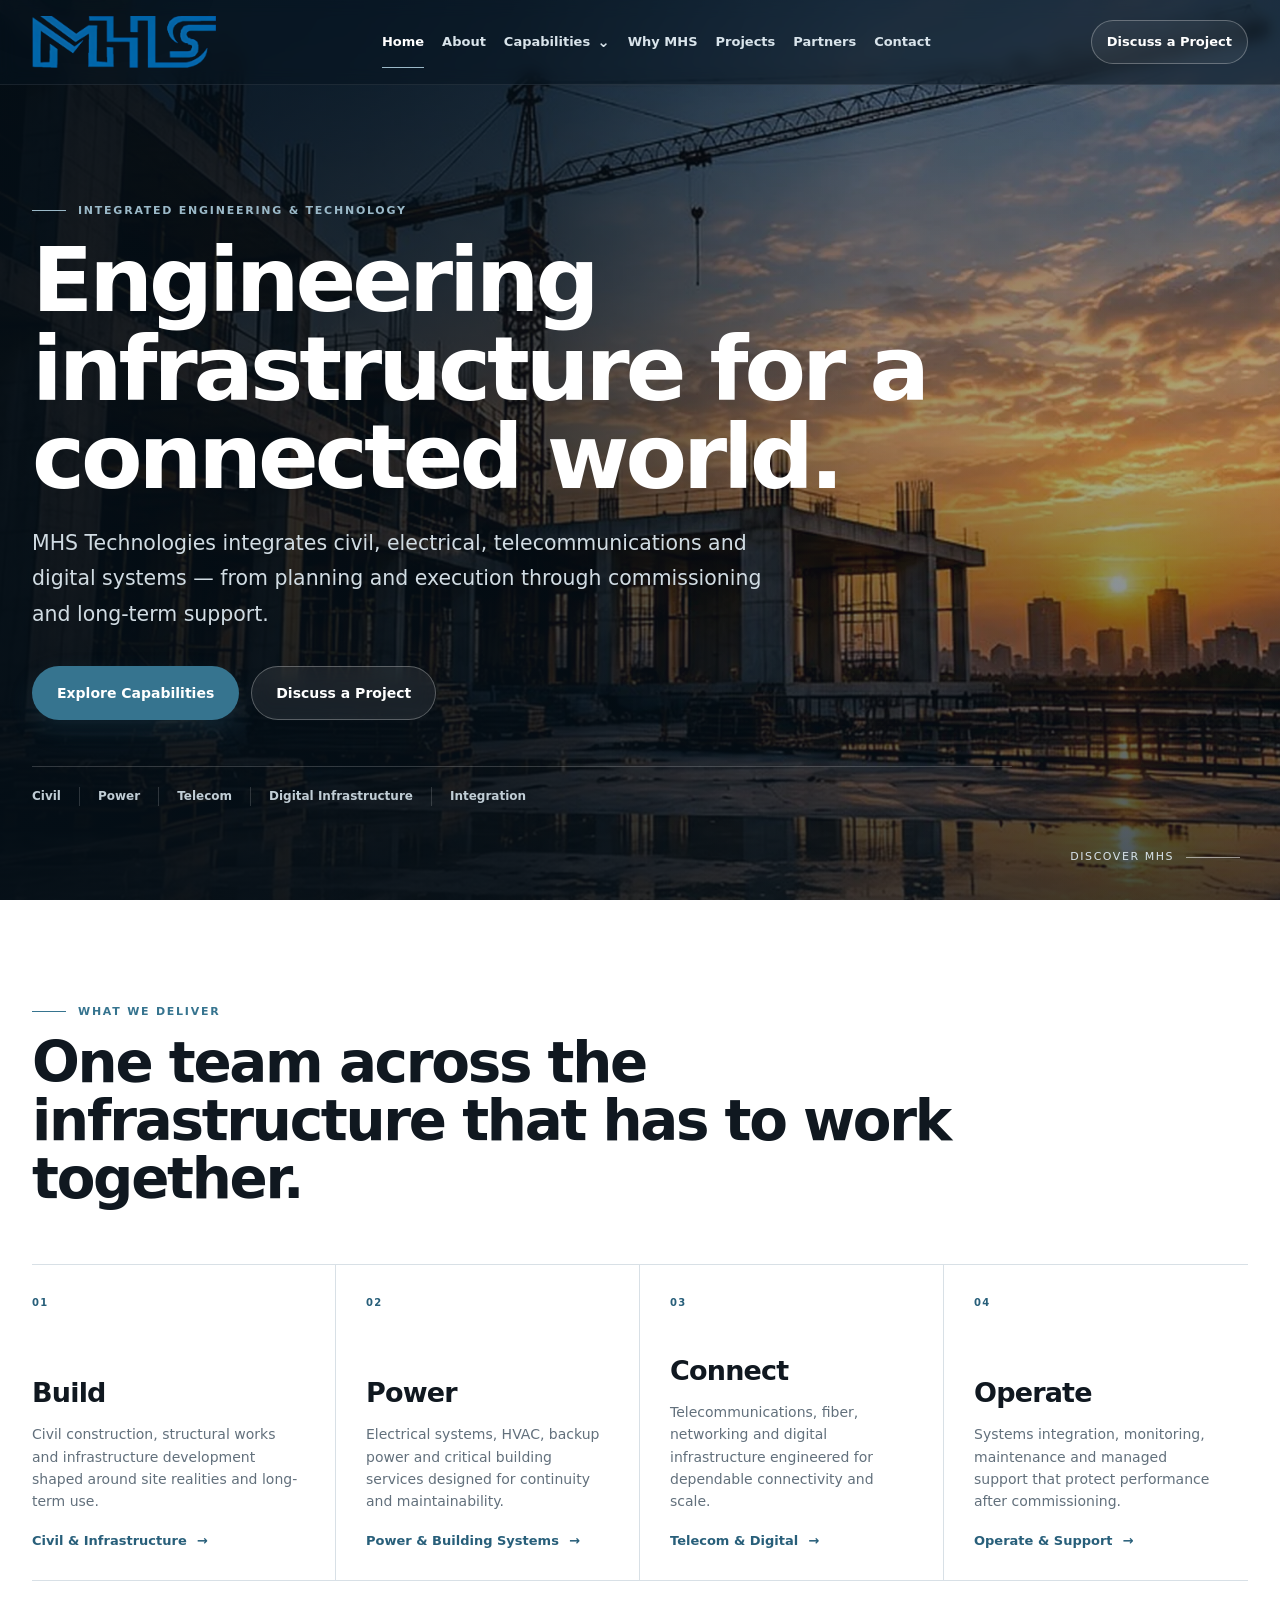
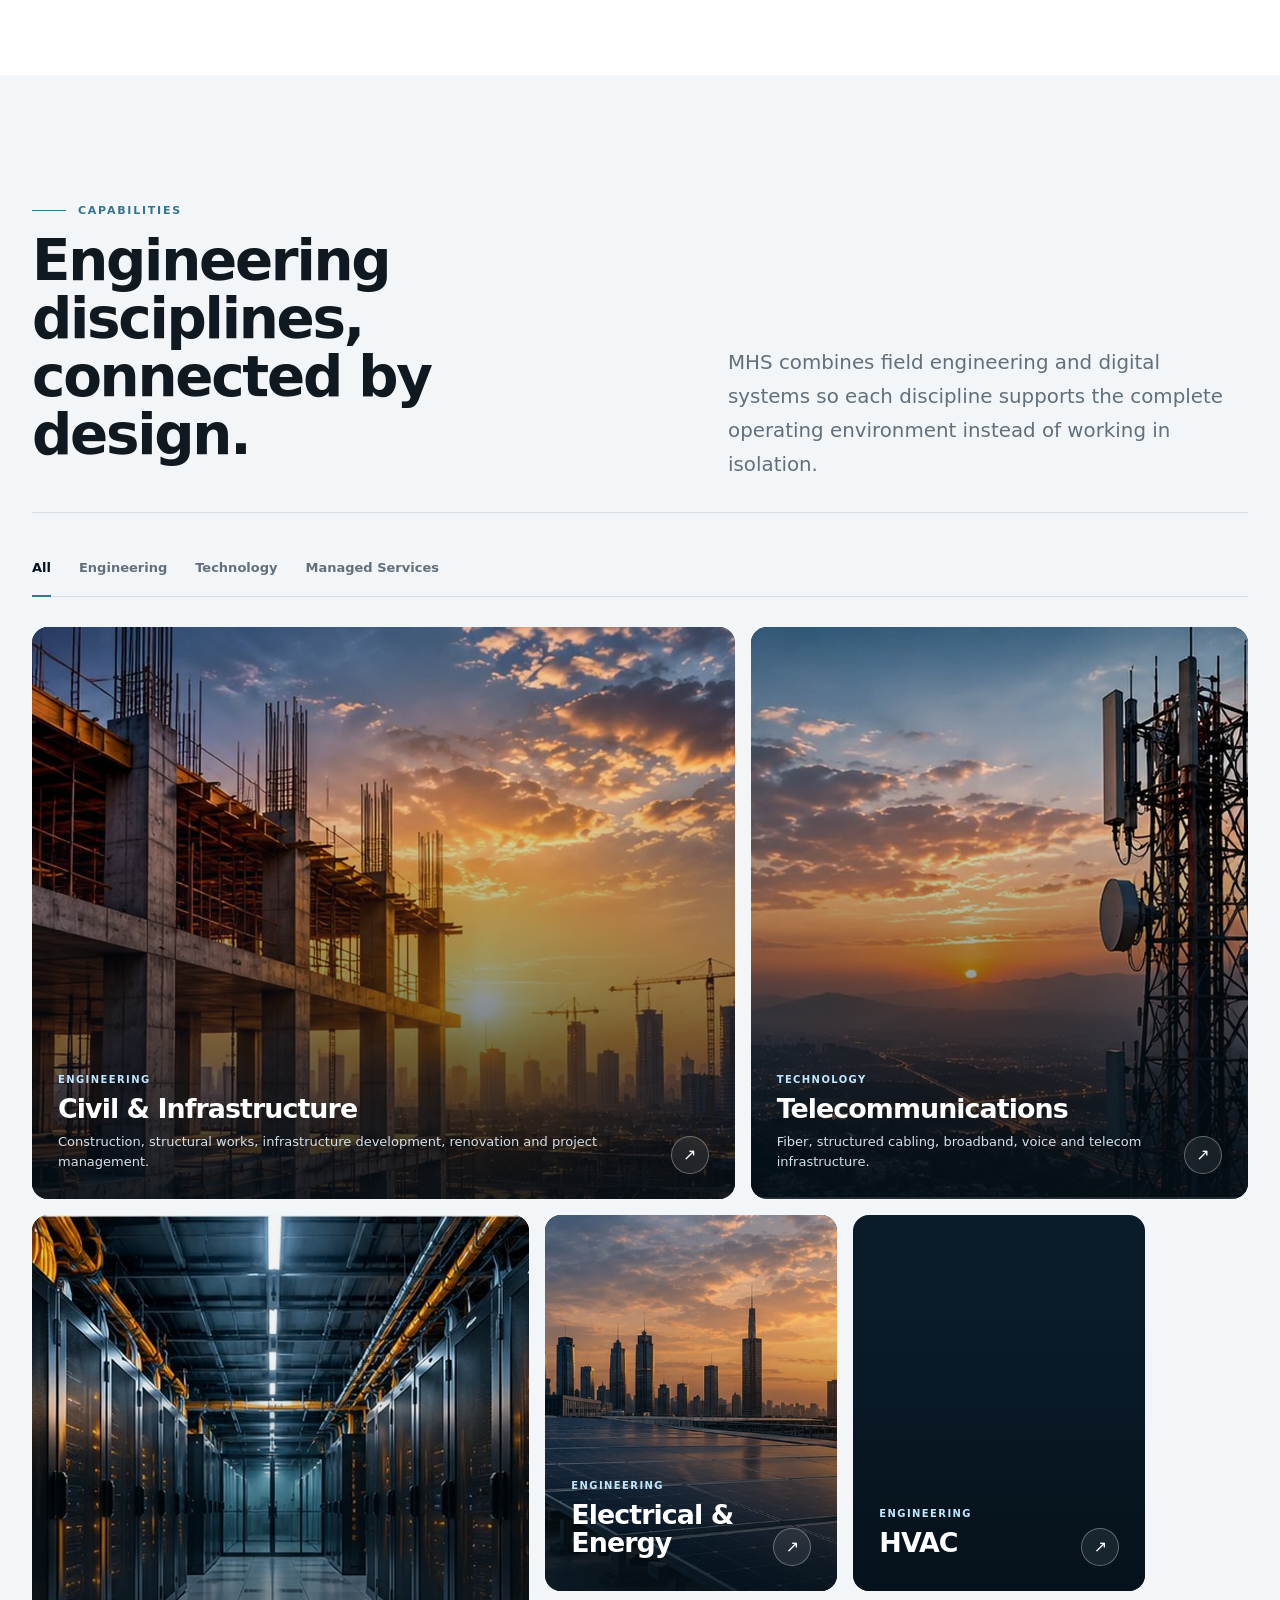
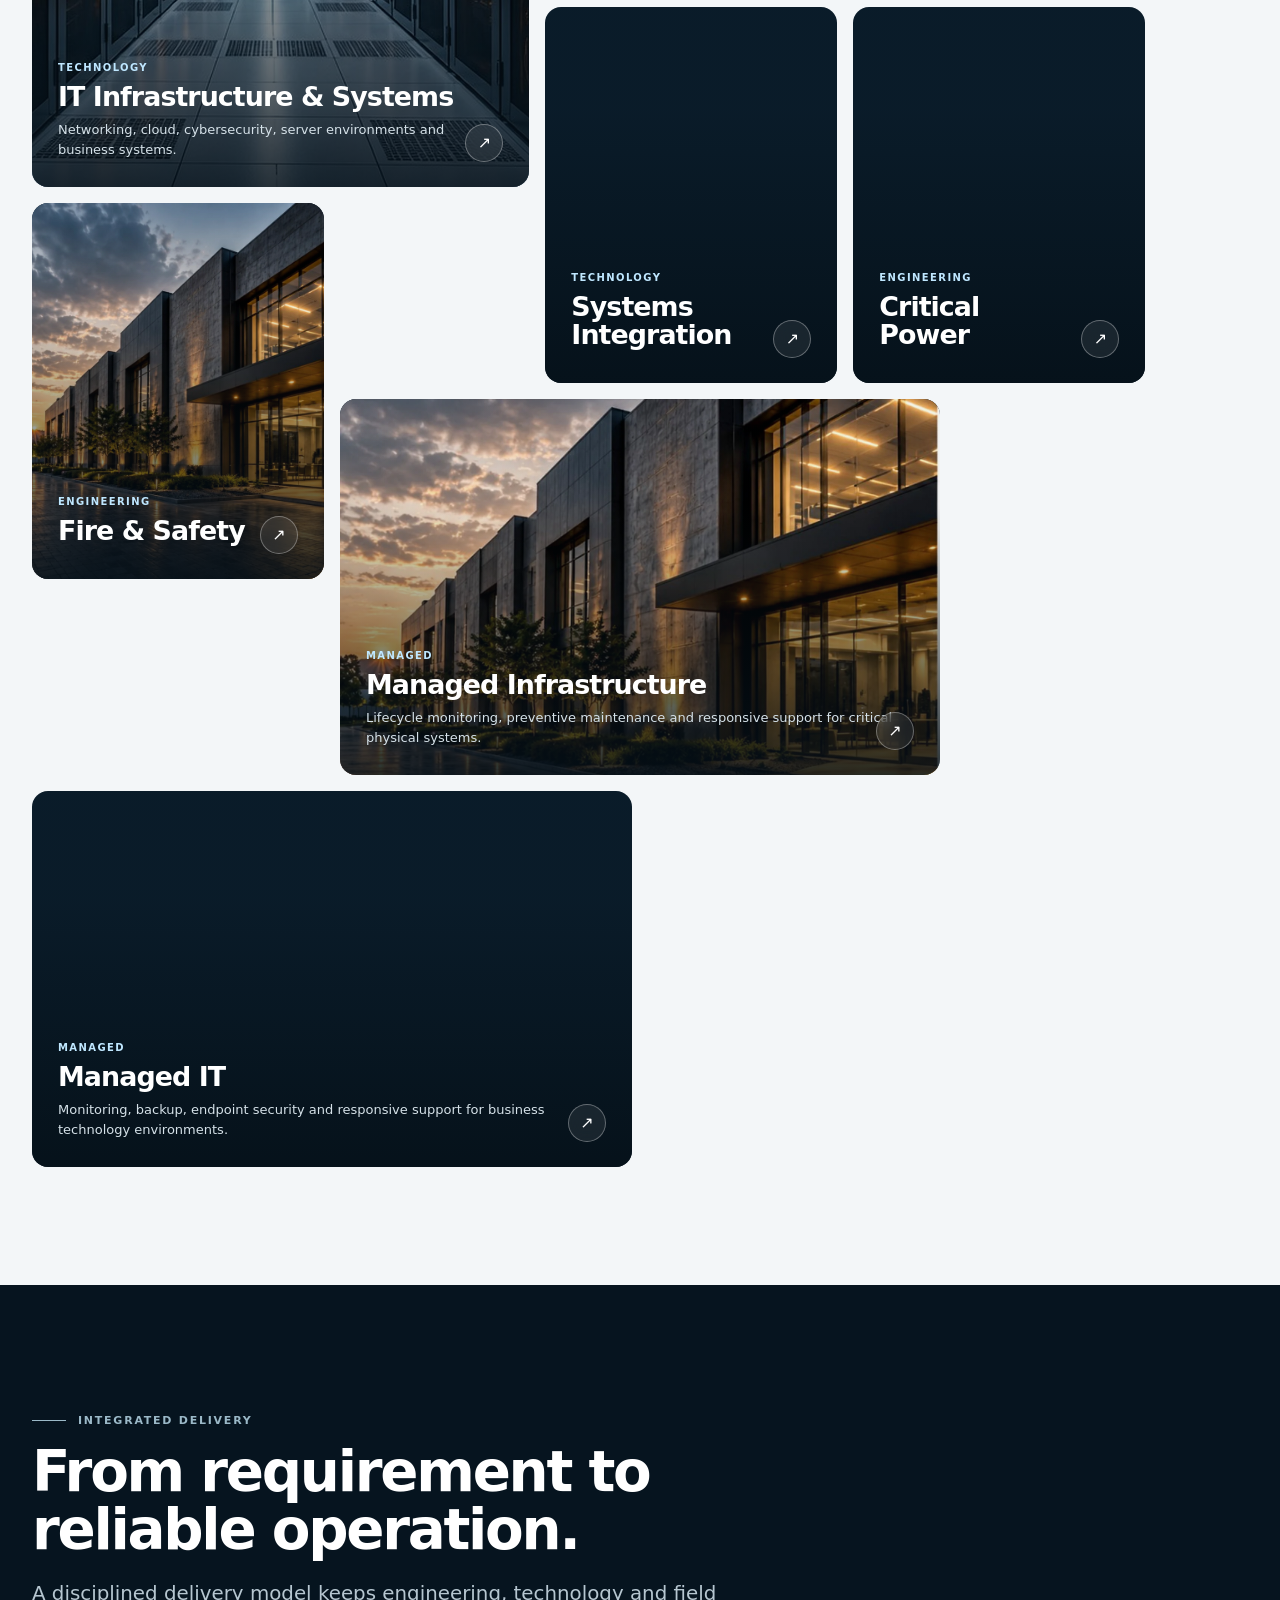
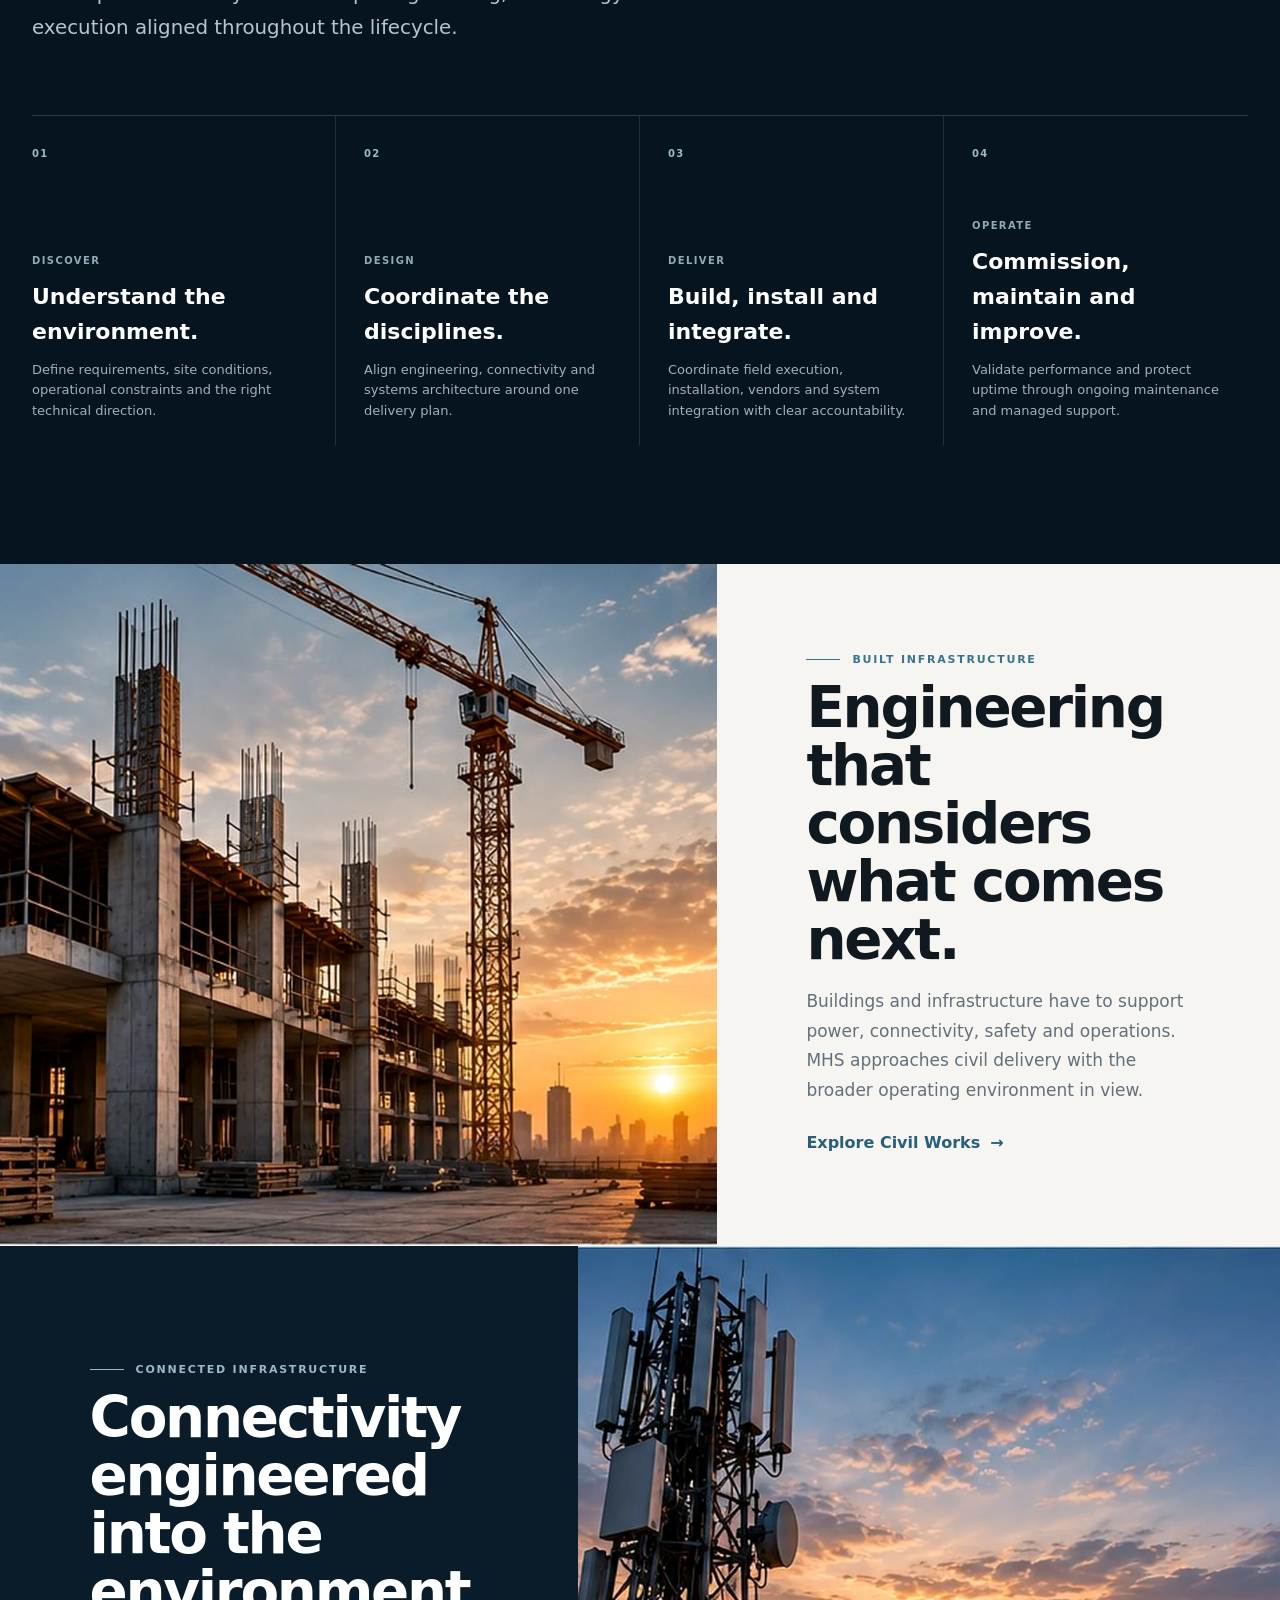
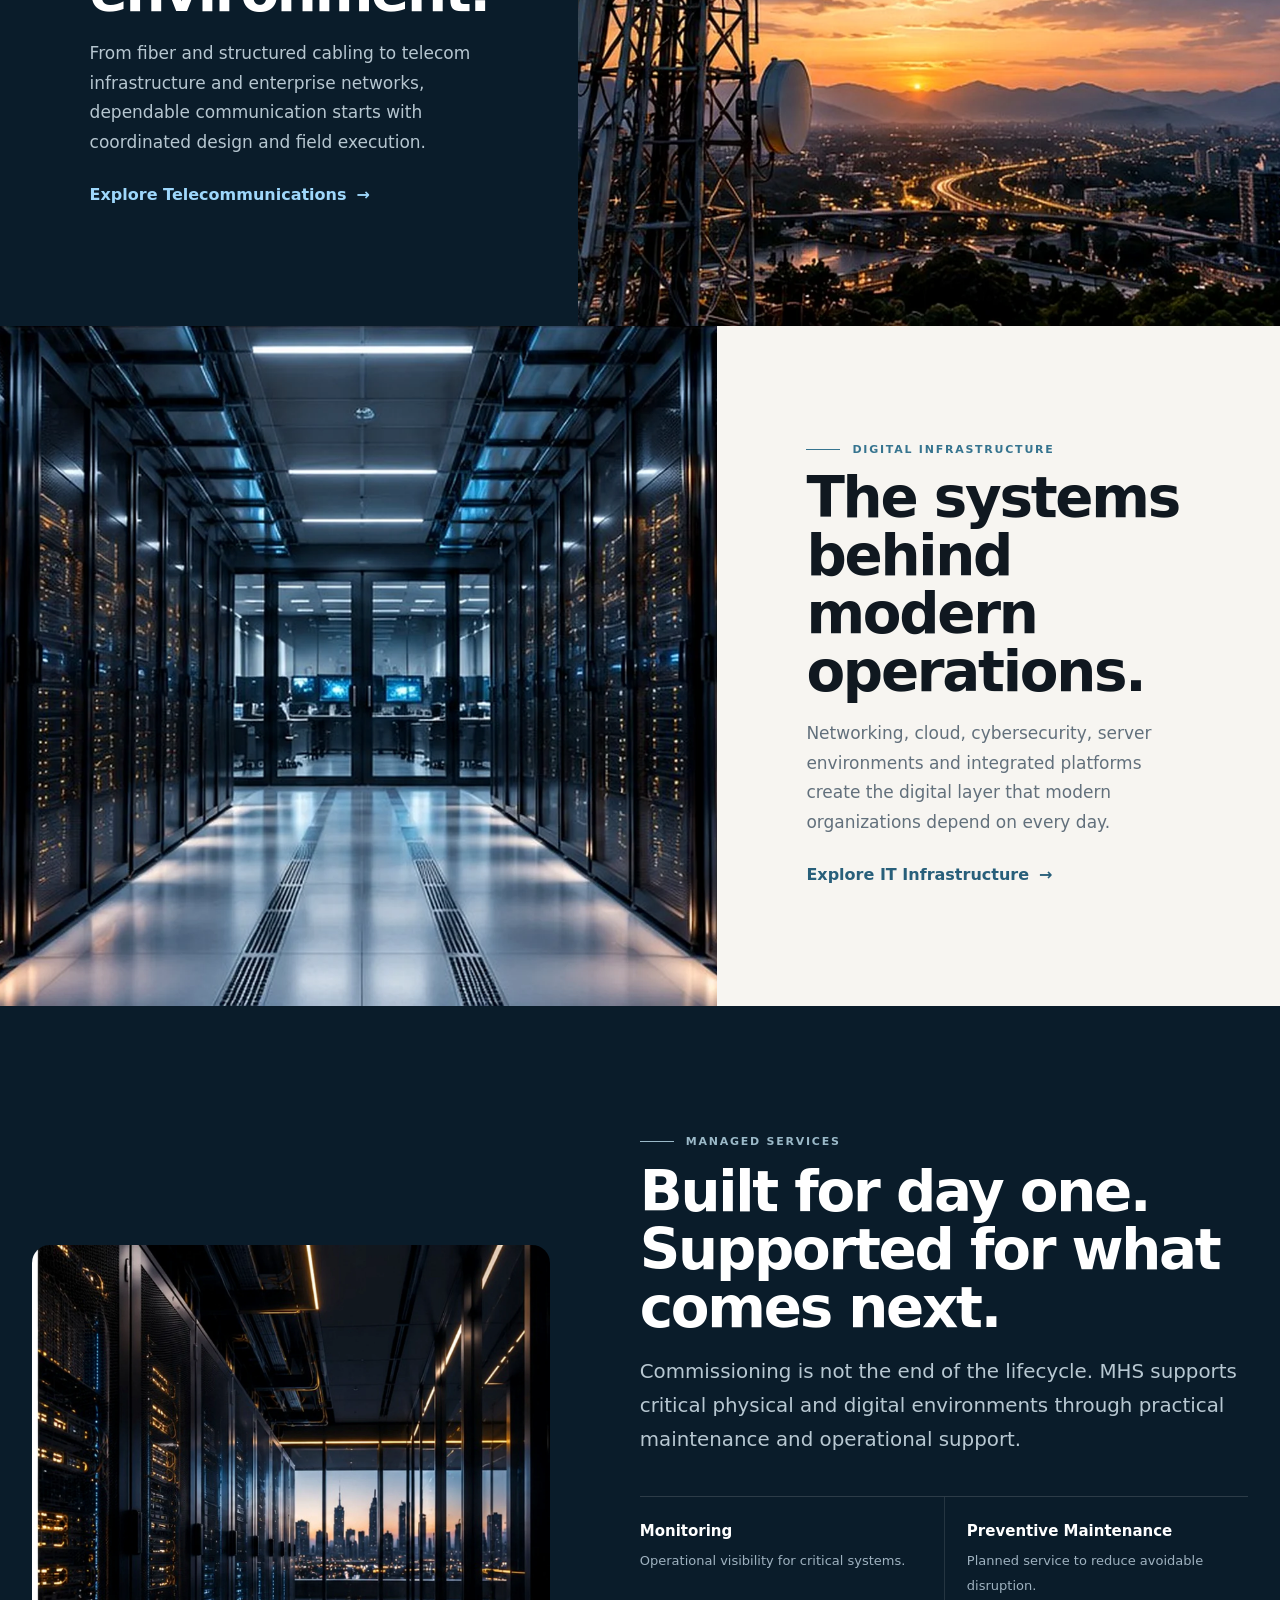
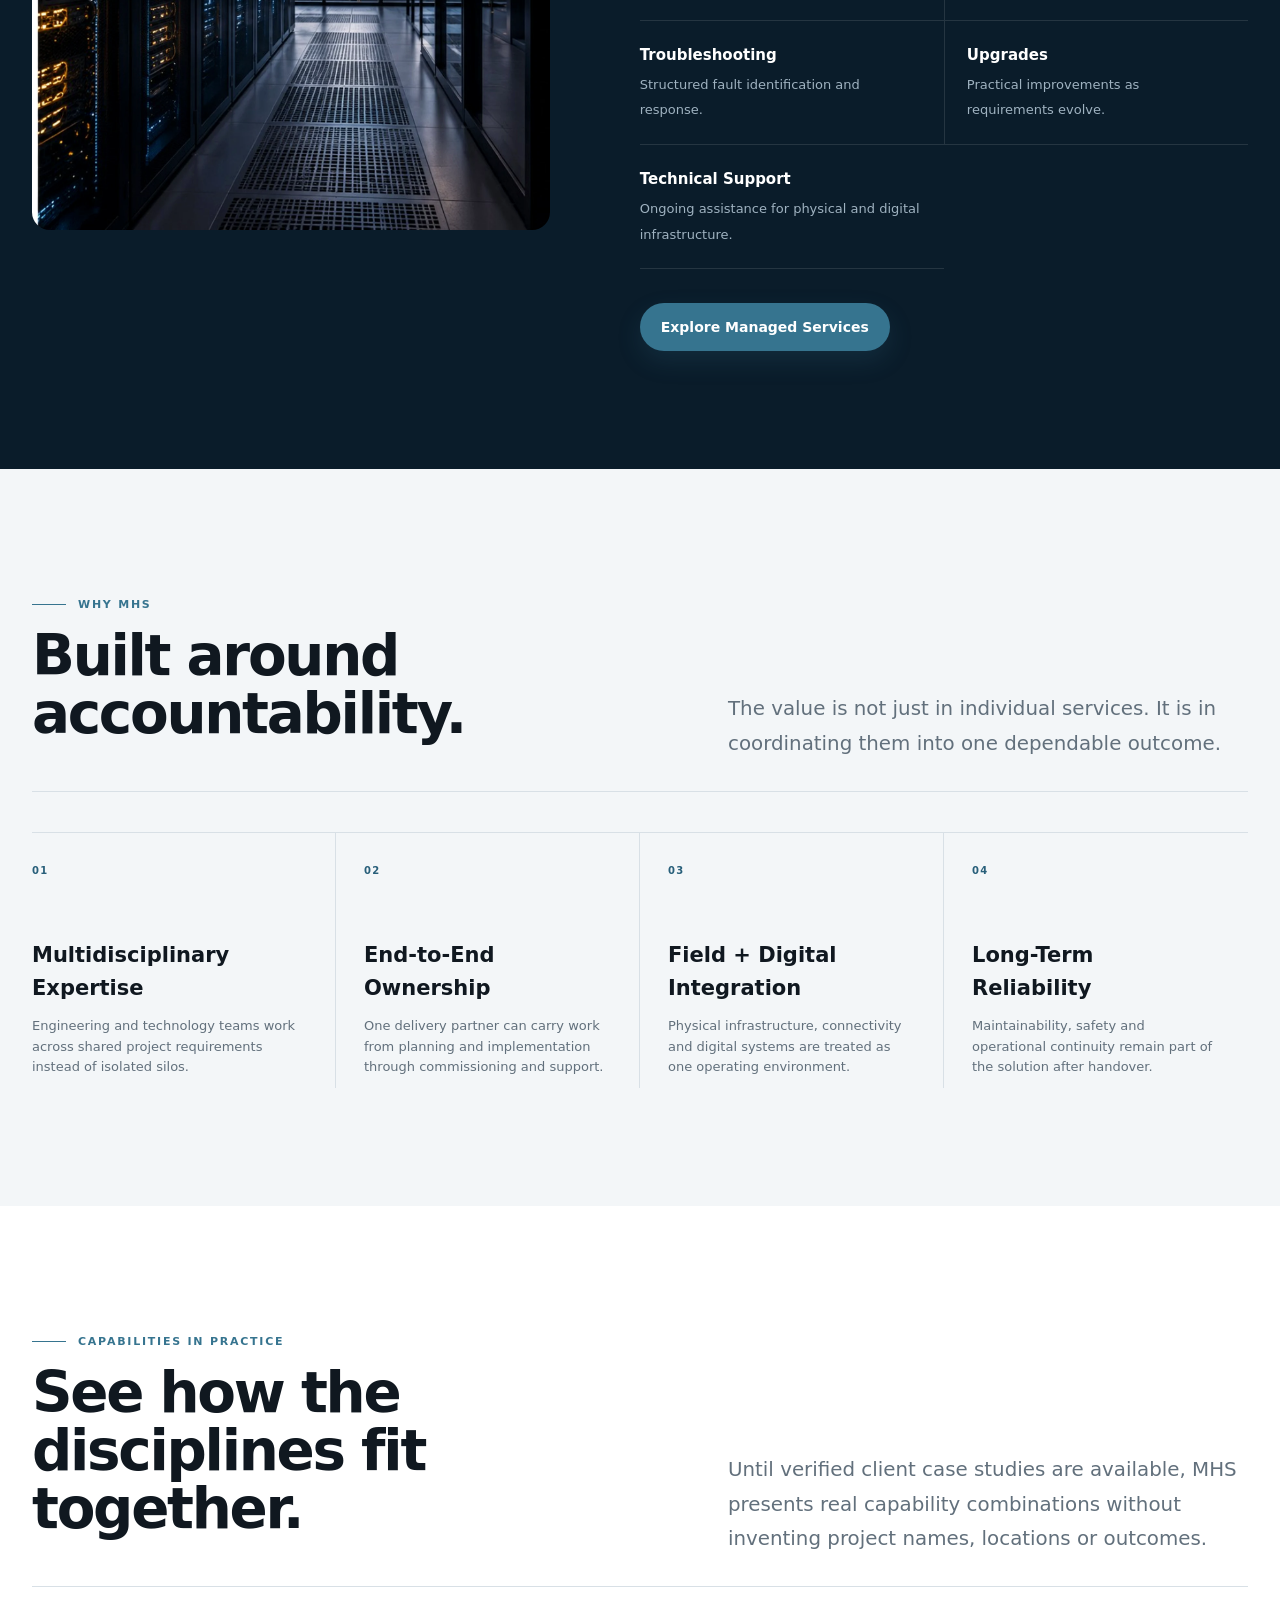
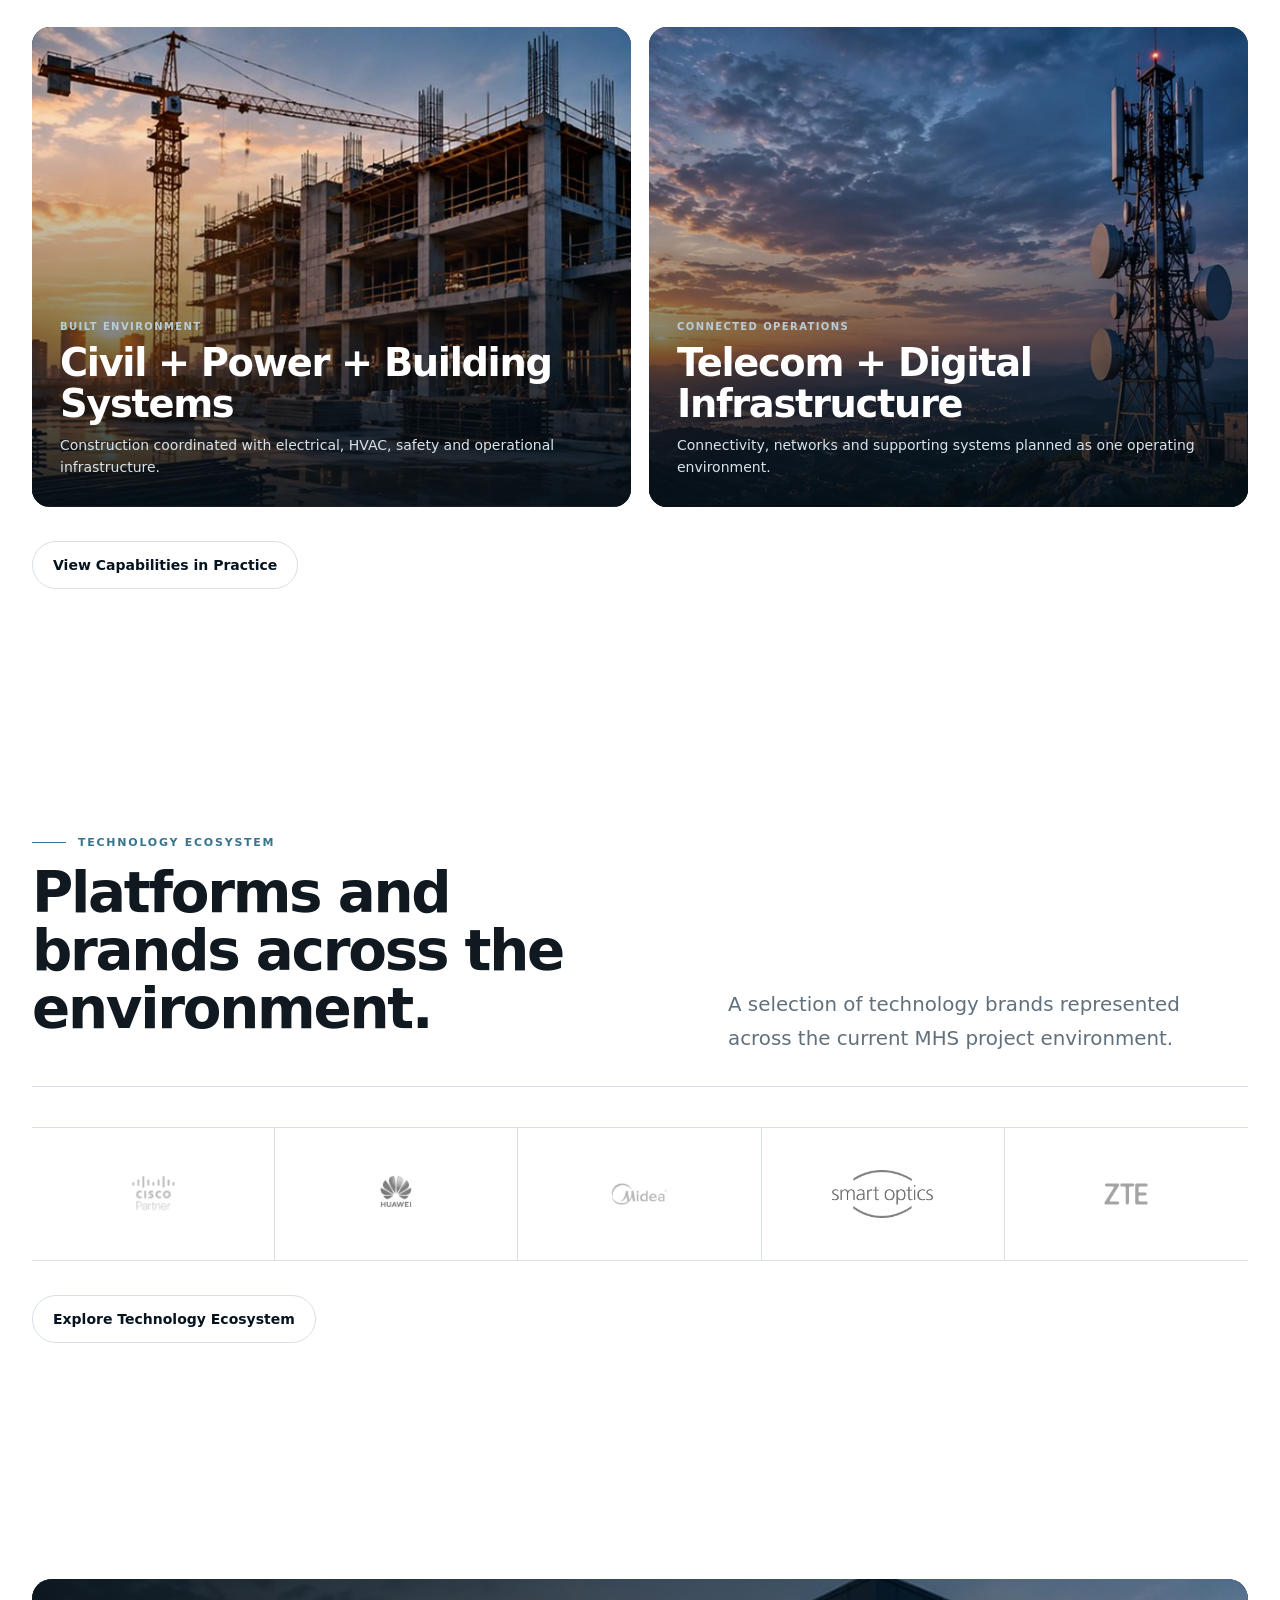
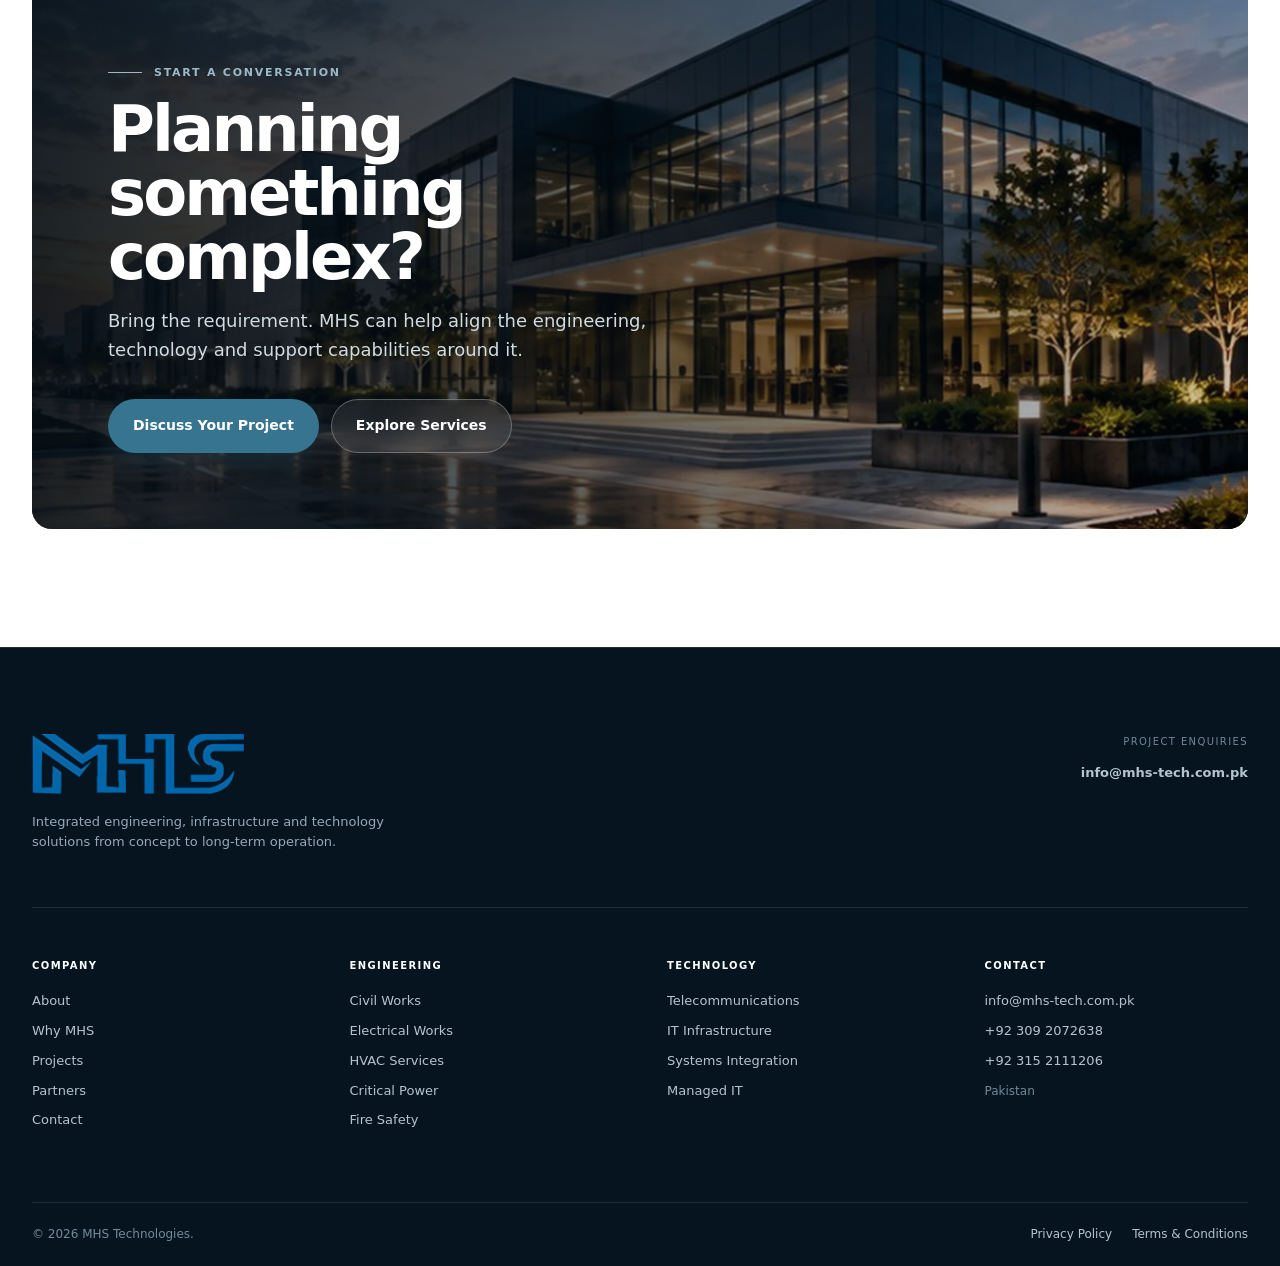
<file: public_html/index.html>
<!doctype html>
<html lang="en">
<head>
  <meta charset="utf-8">
  <meta name="viewport" content="width=device-width, initial-scale=1">
  <title>MHS Technologies | Engineering, Infrastructure & Technology</title>
  <meta name="description" content="MHS Technologies integrates civil, electrical, telecom, IT, systems integration and managed infrastructure services across Pakistan.">
  <meta name="robots" content="index,follow">
  <meta name="theme-color" content="#06141f">
  <link rel="canonical" href="https://mhs-tech.com.pk/">
  <link rel="icon" href="images/logo/mhs-favicon.webp" type="image/webp">
  <link rel="apple-touch-icon" href="images/logo/mhs-favicon.webp">
  <link rel="preload" as="image" href="images/mhs-technologies-website-assets/civil-works-05.webp">
  <link rel="stylesheet" href="style.css?v=7">
  <link rel="stylesheet" href="extended-pages.css?v=3">
  <meta property="og:type" content="website">
  <meta property="og:title" content="MHS Technologies | Engineering, Infrastructure & Technology">
  <meta property="og:description" content="Engineering infrastructure for a connected world — from civil and electrical systems to telecom, digital infrastructure and long-term support.">
  <meta property="og:url" content="https://mhs-tech.com.pk/">
  <meta property="og:image" content="https://mhs-tech.com.pk/images/mhs-technologies-website-assets/civil-works-05.webp">
  <meta name="twitter:card" content="summary_large_image">
  <script type="application/ld+json">{"@context":"https://schema.org","@type":"Organization","name":"MHS Technologies","url":"https://mhs-tech.com.pk/","logo":"https://mhs-tech.com.pk/images/logo/mhs-logo.png","email":"info@mhs-tech.com.pk","telephone":["+92-309-2072638","+92-315-2111206"],"address":{"@type":"PostalAddress","addressCountry":"PK"}}</script>
</head>
<body class="page-home">
<a class="skip-link" href="#main-content">Skip to content</a>
<header class="site-header" data-site-header>
  <div class="header-shell">
    <a class="brand" href="/" aria-label="MHS Technologies home"><img src="images/logo/mhs-logo-2.png" alt="MHS Technologies" width="220" height="80"></a>
    <nav class="desktop-nav" aria-label="Primary navigation">
      <a href="/" aria-current="page">Home</a>
      <a href="about.html">About</a>
      <div class="nav-services">
        <button class="nav-services-toggle" type="button" aria-expanded="false" aria-controls="services-mega-menu">Capabilities <span class="nav-chevron" aria-hidden="true">⌄</span></button>
        <div class="mega-menu" id="services-mega-menu">
          <div class="mega-col"><span class="mega-label">Engineering</span><a href="services.html#civil">Civil Works</a><a href="services.html#electrical">Electrical Works</a><a href="services.html#hvac">HVAC Services</a><a href="services.html#dg">Critical Power</a><a href="services.html#fire">Fire Safety</a></div>
          <div class="mega-col"><span class="mega-label">Technology</span><a href="services.html#telecom">Telecommunications</a><a href="services.html#it-works">IT Infrastructure &amp; Systems</a><a href="services.html#integration">Systems Integration</a></div>
          <div class="mega-col"><span class="mega-label">Managed</span><a href="services.html#managed">Managed Infrastructure</a><a href="services.html#it">Managed IT Services</a><a class="mega-overview" href="services.html">View all capabilities <span aria-hidden="true">→</span></a></div>
        </div>
      </div>
      <a href="about.html#why-mhs">Why MHS</a>
      <a href="projects.html">Projects</a>
      <a href="partners.html">Partners</a>
      <a href="contact.html">Contact</a>
    </nav>
    <a class="btn header-cta" href="contact.html">Discuss a Project</a>
    <button class="menu-toggle" type="button" aria-expanded="false" aria-controls="mobile-navigation" aria-label="Open navigation"><span class="menu-toggle-lines" aria-hidden="true"><span></span><span></span></span></button>
  </div>
  <nav class="mobile-panel" id="mobile-navigation" aria-label="Mobile navigation"><div class="mobile-panel-inner">
    <a href="/" aria-current="page">Home</a><a href="about.html">About</a>
    <div class="mobile-services"><button class="mobile-services-toggle" type="button" aria-expanded="false">Capabilities <span aria-hidden="true">+</span></button><div class="mobile-services-list"><a href="services.html#civil">Civil Works</a><a href="services.html#electrical">Electrical Works</a><a href="services.html#telecom">Telecommunications</a><a href="services.html#it-works">IT Infrastructure &amp; Systems</a><a href="services.html#integration">Systems Integration</a><a href="services.html#hvac">HVAC Services</a><a href="services.html#dg">Critical Power</a><a href="services.html#fire">Fire Safety</a><a href="services.html#managed">Managed Infrastructure</a><a href="services.html#it">Managed IT Services</a></div></div>
    <a href="about.html#why-mhs">Why MHS</a><a href="projects.html">Projects</a><a href="partners.html">Partners</a><a href="contact.html">Contact</a><a class="btn btn-primary mobile-cta" href="contact.html">Discuss a Project</a>
  </div></nav>
</header>

<main id="main-content">
  <section class="hero hero-cinematic">
    <div class="hero-media" aria-hidden="true"><img src="images/mhs-technologies-website-assets/civil-works-05.webp" alt="" width="1600" height="1065" fetchpriority="high"></div>
    <div class="hero-overlay" aria-hidden="true"></div>
    <div class="container hero-content"><div class="hero-copy reveal"><span class="eyebrow eyebrow-light">Integrated Engineering &amp; Technology</span><h1 class="display display-hero">Engineering infrastructure for a connected world.</h1><p class="lead lead-hero">MHS Technologies integrates civil, electrical, telecommunications and digital systems — from planning and execution through commissioning and long-term support.</p><div class="hero-actions"><a class="btn btn-primary btn-large" href="services.html">Explore Capabilities</a><a class="btn btn-glass btn-large" href="contact.html">Discuss a Project</a></div><div class="hero-capabilities" aria-label="Core capability areas"><span>Civil</span><span>Power</span><span>Telecom</span><span>Digital Infrastructure</span><span>Integration</span></div></div></div>
    <a class="hero-scroll" href="#capability-model" aria-label="Scroll to company capabilities"><span>Discover MHS</span><span class="hero-scroll-line" aria-hidden="true"></span></a>
  </section>

  <section class="capability-model" id="capability-model"><div class="container"><div class="model-intro reveal"><span class="eyebrow">What We Deliver</span><h2 class="h2 h2-wide">One team across the infrastructure that has to work together.</h2></div><div class="model-grid">
    <article class="model-card reveal"><span class="model-number">01</span><h3>Build</h3><p>Civil construction, structural works and infrastructure development shaped around site realities and long-term use.</p><a href="services.html#civil" class="text-link">Civil &amp; Infrastructure <span aria-hidden="true">→</span></a></article>
    <article class="model-card reveal"><span class="model-number">02</span><h3>Power</h3><p>Electrical systems, HVAC, backup power and critical building services designed for continuity and maintainability.</p><a href="services.html#electrical" class="text-link">Power &amp; Building Systems <span aria-hidden="true">→</span></a></article>
    <article class="model-card reveal"><span class="model-number">03</span><h3>Connect</h3><p>Telecommunications, fiber, networking and digital infrastructure engineered for dependable connectivity and scale.</p><a href="services.html#telecom" class="text-link">Telecom &amp; Digital <span aria-hidden="true">→</span></a></article>
    <article class="model-card reveal"><span class="model-number">04</span><h3>Operate</h3><p>Systems integration, monitoring, maintenance and managed support that protect performance after commissioning.</p><a href="services.html#managed" class="text-link">Operate &amp; Support <span aria-hidden="true">→</span></a></article>
  </div></div></section>

  <section class="section section-ice capability-explorer"><div class="container"><div class="section-head section-head-editorial reveal"><div><span class="eyebrow">Capabilities</span><h2 class="h2">Engineering disciplines, connected by design.</h2></div><p class="lead">MHS combines field engineering and digital systems so each discipline supports the complete operating environment instead of working in isolation.</p></div>
    <div class="capability-tabs" aria-label="Capability filters"><button class="capability-tab active" type="button" data-filter="all">All</button><button class="capability-tab" type="button" data-filter="engineering">Engineering</button><button class="capability-tab" type="button" data-filter="technology">Technology</button><button class="capability-tab" type="button" data-filter="managed">Managed Services</button></div>
    <div class="bento-grid">
      <a class="bento-card bento-card-xl reveal" data-group="engineering" href="services.html#civil"><img src="images/mhs-technologies-website-assets/civil-works-01.webp" alt="Civil construction and infrastructure works" loading="lazy"><div class="bento-gradient" aria-hidden="true"></div><div class="bento-content"><span class="bento-kicker">Engineering</span><h3>Civil &amp; Infrastructure</h3><p>Construction, structural works, infrastructure development, renovation and project management.</p><span class="bento-arrow" aria-hidden="true">↗</span></div></a>
      <a class="bento-card bento-card-lg reveal" data-group="technology" href="services.html#telecom"><img src="images/mhs-technologies-website-assets/telecom-03.webp" alt="Telecommunications tower infrastructure" loading="lazy"><div class="bento-gradient" aria-hidden="true"></div><div class="bento-content"><span class="bento-kicker">Technology</span><h3>Telecommunications</h3><p>Fiber, structured cabling, broadband, voice and telecom infrastructure.</p><span class="bento-arrow" aria-hidden="true">↗</span></div></a>
      <a class="bento-card bento-card-lg reveal" data-group="technology" href="services.html#it-works"><img src="images/mhs-technologies-website-assets/it-infrastructure-03.webp" alt="Modern data center and IT infrastructure" loading="lazy"><div class="bento-gradient" aria-hidden="true"></div><div class="bento-content"><span class="bento-kicker">Technology</span><h3>IT Infrastructure &amp; Systems</h3><p>Networking, cloud, cybersecurity, server environments and business systems.</p><span class="bento-arrow" aria-hidden="true">↗</span></div></a>
      <a class="bento-card bento-card-md reveal" data-group="engineering" href="services.html#electrical"><img src="images/services-page/electrical-works.webp" alt="Electrical infrastructure and distribution systems" loading="lazy"><div class="bento-gradient" aria-hidden="true"></div><div class="bento-content"><span class="bento-kicker">Engineering</span><h3>Electrical &amp; Energy</h3><span class="bento-arrow" aria-hidden="true">↗</span></div></a>
      <a class="bento-card bento-card-md reveal" data-group="engineering" href="services.html#hvac"><img src="images/mhs-technologies-website-assets/hvac-02.webp" alt="HVAC mechanical infrastructure" loading="lazy"><div class="bento-gradient" aria-hidden="true"></div><div class="bento-content"><span class="bento-kicker">Engineering</span><h3>HVAC</h3><span class="bento-arrow" aria-hidden="true">↗</span></div></a>
      <a class="bento-card bento-card-md reveal" data-group="technology" href="services.html#integration"><img src="images/mhs-technologies-website-assets/it-infrastructure-04.webp" alt="Integrated digital infrastructure" loading="lazy"><div class="bento-gradient" aria-hidden="true"></div><div class="bento-content"><span class="bento-kicker">Technology</span><h3>Systems Integration</h3><span class="bento-arrow" aria-hidden="true">↗</span></div></a>
      <a class="bento-card bento-card-md reveal" data-group="engineering" href="services.html#dg"><img src="images/services-page/dg_gen.webp" alt="Diesel generator and backup power systems" loading="lazy"><div class="bento-gradient" aria-hidden="true"></div><div class="bento-content"><span class="bento-kicker">Engineering</span><h3>Critical Power</h3><span class="bento-arrow" aria-hidden="true">↗</span></div></a>
      <a class="bento-card bento-card-md reveal" data-group="engineering" href="services.html#fire"><img src="images/services-page/firealrm.webp" alt="Fire alarm and safety systems" loading="lazy"><div class="bento-gradient" aria-hidden="true"></div><div class="bento-content"><span class="bento-kicker">Engineering</span><h3>Fire &amp; Safety</h3><span class="bento-arrow" aria-hidden="true">↗</span></div></a>
      <a class="bento-card bento-card-wide reveal" data-group="managed" href="services.html#managed"><img src="images/mhs-technologies-website-assets/corporate-facility-02.webp" alt="Modern engineering facility operations" loading="lazy"><div class="bento-gradient" aria-hidden="true"></div><div class="bento-content"><span class="bento-kicker">Managed</span><h3>Managed Infrastructure</h3><p>Lifecycle monitoring, preventive maintenance and responsive support for critical physical systems.</p><span class="bento-arrow" aria-hidden="true">↗</span></div></a>
      <a class="bento-card bento-card-wide reveal" data-group="managed" href="services.html#it"><img src="images/mhs-technologies-website-assets/it-infrastructure-06.webp" alt="Managed IT infrastructure and server operations" loading="lazy"><div class="bento-gradient" aria-hidden="true"></div><div class="bento-content"><span class="bento-kicker">Managed</span><h3>Managed IT</h3><p>Monitoring, backup, endpoint security and responsive support for business technology environments.</p><span class="bento-arrow" aria-hidden="true">↗</span></div></a>
    </div>
  </div></section>

  <section class="section section-dark delivery-section"><div class="container"><div class="delivery-heading reveal"><span class="eyebrow eyebrow-light">Integrated Delivery</span><h2 class="h2">From requirement to reliable operation.</h2><p class="lead">A disciplined delivery model keeps engineering, technology and field execution aligned throughout the lifecycle.</p></div><div class="delivery-flow">
    <article class="delivery-step reveal"><span class="delivery-index">01</span><div><span class="delivery-label">Discover</span><h3>Understand the environment.</h3><p>Define requirements, site conditions, operational constraints and the right technical direction.</p></div></article>
    <article class="delivery-step reveal"><span class="delivery-index">02</span><div><span class="delivery-label">Design</span><h3>Coordinate the disciplines.</h3><p>Align engineering, connectivity and systems architecture around one delivery plan.</p></div></article>
    <article class="delivery-step reveal"><span class="delivery-index">03</span><div><span class="delivery-label">Deliver</span><h3>Build, install and integrate.</h3><p>Coordinate field execution, installation, vendors and system integration with clear accountability.</p></div></article>
    <article class="delivery-step reveal"><span class="delivery-index">04</span><div><span class="delivery-label">Operate</span><h3>Commission, maintain and improve.</h3><p>Validate performance and protect uptime through ongoing maintenance and managed support.</p></div></article>
  </div></div></section>

  <section class="story-sequence" aria-label="MHS capability stories">
    <article class="story-panel story-panel-light"><div class="story-panel-media reveal"><img src="images/mhs-technologies-website-assets/civil-works-03.webp" alt="Civil engineering and construction works" loading="lazy"></div><div class="story-panel-copy reveal"><span class="eyebrow">Built Infrastructure</span><h2 class="h2">Engineering that considers what comes next.</h2><p>Buildings and infrastructure have to support power, connectivity, safety and operations. MHS approaches civil delivery with the broader operating environment in view.</p><a class="text-link" href="services.html#civil">Explore Civil Works <span aria-hidden="true">→</span></a></div></article>
    <article class="story-panel story-panel-dark story-panel-reverse"><div class="story-panel-media reveal"><img src="images/mhs-technologies-website-assets/telecom-05.webp" alt="Telecommunications infrastructure at sunset" loading="lazy"></div><div class="story-panel-copy reveal"><span class="eyebrow eyebrow-light">Connected Infrastructure</span><h2 class="h2">Connectivity engineered into the environment.</h2><p>From fiber and structured cabling to telecom infrastructure and enterprise networks, dependable communication starts with coordinated design and field execution.</p><a class="text-link text-link-light" href="services.html#telecom">Explore Telecommunications <span aria-hidden="true">→</span></a></div></article>
    <article class="story-panel story-panel-light"><div class="story-panel-media reveal"><img src="images/mhs-technologies-website-assets/it-infrastructure-01.webp" alt="Data center and digital infrastructure" loading="lazy"></div><div class="story-panel-copy reveal"><span class="eyebrow">Digital Infrastructure</span><h2 class="h2">The systems behind modern operations.</h2><p>Networking, cloud, cybersecurity, server environments and integrated platforms create the digital layer that modern organizations depend on every day.</p><a class="text-link" href="services.html#it-works">Explore IT Infrastructure <span aria-hidden="true">→</span></a></div></article>
  </section>

  <section class="section managed-support-section"><div class="container managed-support-grid"><div class="managed-support-media reveal"><img src="images/mhs-technologies-website-assets/it-infrastructure-06.webp" alt="Managed infrastructure and IT operations" loading="lazy"></div><div class="managed-support-copy reveal"><span class="eyebrow eyebrow-light">Managed Services</span><h2 class="h2">Built for day one. Supported for what comes next.</h2><p class="lead">Commissioning is not the end of the lifecycle. MHS supports critical physical and digital environments through practical maintenance and operational support.</p><div class="support-point-grid"><div class="support-point"><strong>Monitoring</strong><span>Operational visibility for critical systems.</span></div><div class="support-point"><strong>Preventive Maintenance</strong><span>Planned service to reduce avoidable disruption.</span></div><div class="support-point"><strong>Troubleshooting</strong><span>Structured fault identification and response.</span></div><div class="support-point"><strong>Upgrades</strong><span>Practical improvements as requirements evolve.</span></div><div class="support-point"><strong>Technical Support</strong><span>Ongoing assistance for physical and digital infrastructure.</span></div></div><div class="hero-actions"><a class="btn btn-primary" href="services.html#managed">Explore Managed Services</a></div></div></div></section>

  <section class="section section-ice" id="why-mhs"><div class="container"><div class="section-head section-head-editorial reveal"><div><span class="eyebrow">Why MHS</span><h2 class="h2">Built around accountability.</h2></div><p class="lead">The value is not just in individual services. It is in coordinating them into one dependable outcome.</p></div><div class="pillars-grid"><article class="pillar reveal"><span>01</span><h3>Multidisciplinary Expertise</h3><p>Engineering and technology teams work across shared project requirements instead of isolated silos.</p></article><article class="pillar reveal"><span>02</span><h3>End-to-End Ownership</h3><p>One delivery partner can carry work from planning and implementation through commissioning and support.</p></article><article class="pillar reveal"><span>03</span><h3>Field + Digital Integration</h3><p>Physical infrastructure, connectivity and digital systems are treated as one operating environment.</p></article><article class="pillar reveal"><span>04</span><h3>Long-Term Reliability</h3><p>Maintainability, safety and operational continuity remain part of the solution after handover.</p></article></div></div></section>

  <section class="section"><div class="container"><div class="section-head section-head-editorial reveal"><div><span class="eyebrow">Capabilities in Practice</span><h2 class="h2">See how the disciplines fit together.</h2></div><p class="lead">Until verified client case studies are available, MHS presents real capability combinations without inventing project names, locations or outcomes.</p></div><div class="home-showcase-grid"><a class="home-showcase-card reveal" href="projects.html"><img src="images/mhs-technologies-website-assets/civil-works-04.webp" alt="Integrated built environment capability" loading="lazy"><div class="home-showcase-content"><span>Built Environment</span><h3>Civil + Power + Building Systems</h3><p>Construction coordinated with electrical, HVAC, safety and operational infrastructure.</p></div></a><a class="home-showcase-card reveal" href="projects.html"><img src="images/mhs-technologies-website-assets/telecom-01.webp" alt="Integrated telecom and network infrastructure" loading="lazy"><div class="home-showcase-content"><span>Connected Operations</span><h3>Telecom + Digital Infrastructure</h3><p>Connectivity, networks and supporting systems planned as one operating environment.</p></div></a></div><div class="hero-actions"><a class="btn btn-secondary" href="projects.html">View Capabilities in Practice</a></div></div></section>

  <section class="section technology-ecosystem"><div class="container"><div class="section-head section-head-editorial reveal"><div><span class="eyebrow">Technology Ecosystem</span><h2 class="h2">Platforms and brands across the environment.</h2></div><p class="lead">A selection of technology brands represented across the current MHS project environment.</p></div><div class="partner-grid reveal"><div class="partner-logo"><img src="images/Partners Logo/cisco.webp" alt="Cisco" loading="lazy"></div><div class="partner-logo"><img src="images/Partners Logo/huawei.webp" alt="Huawei" loading="lazy"></div><div class="partner-logo"><img src="images/Partners Logo/midea.webp" alt="Midea" loading="lazy"></div><div class="partner-logo"><img src="images/Partners Logo/smart_optics.webp" alt="Smart Optics" loading="lazy"></div><div class="partner-logo"><img src="images/Partners Logo/zte.webp" alt="ZTE" loading="lazy"></div></div><div class="hero-actions"><a class="btn btn-secondary" href="partners.html">Explore Technology Ecosystem</a></div></div></section>

  <section class="section home-cta-section"><div class="container"><div class="home-cta reveal"><div class="home-cta-media" aria-hidden="true"><img src="images/mhs-technologies-website-assets/corporate-facility-01.webp" alt="" loading="lazy"></div><div class="home-cta-overlay" aria-hidden="true"></div><div class="home-cta-content"><span class="eyebrow eyebrow-light">Start a Conversation</span><h2>Planning something complex?</h2><p>Bring the requirement. MHS can help align the engineering, technology and support capabilities around it.</p><div class="hero-actions"><a class="btn btn-primary btn-large" href="contact.html">Discuss Your Project</a><a class="btn btn-glass btn-large" href="services.html">Explore Services</a></div></div></div></div></section>
</main>

<footer class="footer footer-premium"><div class="container"><div class="footer-topline"><div class="footer-brand"><img src="images/logo/mhs-logo-2.png" alt="MHS Technologies"><p>Integrated engineering, infrastructure and technology solutions from concept to long-term operation.</p></div><div class="footer-contact-quick"><span>Project enquiries</span><a href="mailto:info@mhs-tech.com.pk">info@mhs-tech.com.pk</a></div></div><div class="footer-grid footer-grid-expanded"><div><h3>Company</h3><a href="about.html">About</a><a href="about.html#why-mhs">Why MHS</a><a href="projects.html">Projects</a><a href="partners.html">Partners</a><a href="contact.html">Contact</a></div><div><h3>Engineering</h3><a href="services.html#civil">Civil Works</a><a href="services.html#electrical">Electrical Works</a><a href="services.html#hvac">HVAC Services</a><a href="services.html#dg">Critical Power</a><a href="services.html#fire">Fire Safety</a></div><div><h3>Technology</h3><a href="services.html#telecom">Telecommunications</a><a href="services.html#it-works">IT Infrastructure</a><a href="services.html#integration">Systems Integration</a><a href="services.html#it">Managed IT</a></div><div><h3>Contact</h3><a href="mailto:info@mhs-tech.com.pk">info@mhs-tech.com.pk</a><a href="tel:+923092072638">+92 309 2072638</a><a href="tel:+923152111206">+92 315 2111206</a><span class="footer-muted">Pakistan</span></div></div><div class="footer-bottom"><span>© <span data-current-year></span> MHS Technologies.</span><div class="footer-legal"><a href="privacy_policy.html">Privacy Policy</a><a href="terms_cond.html">Terms &amp; Conditions</a></div></div></div></footer>
<script defer src="nav.js?v=7"></script>
</body>
</html>
</file>
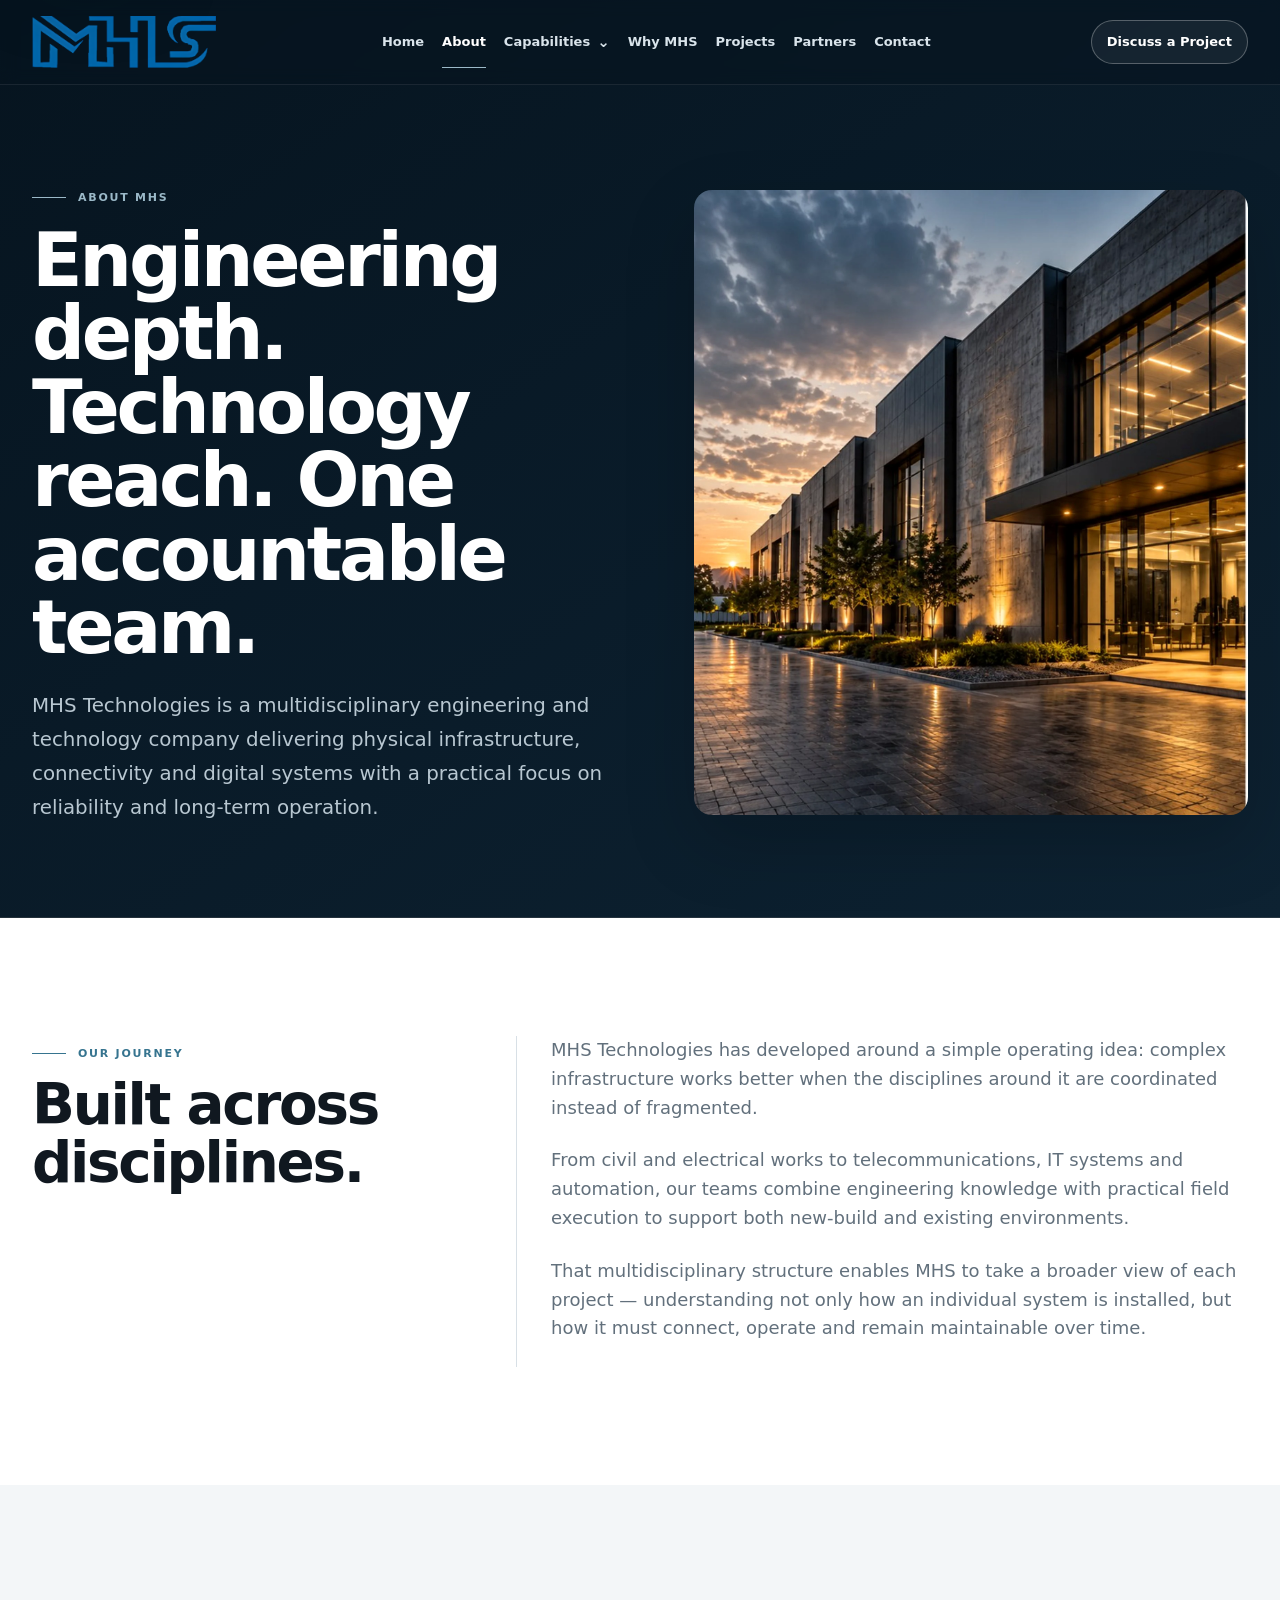
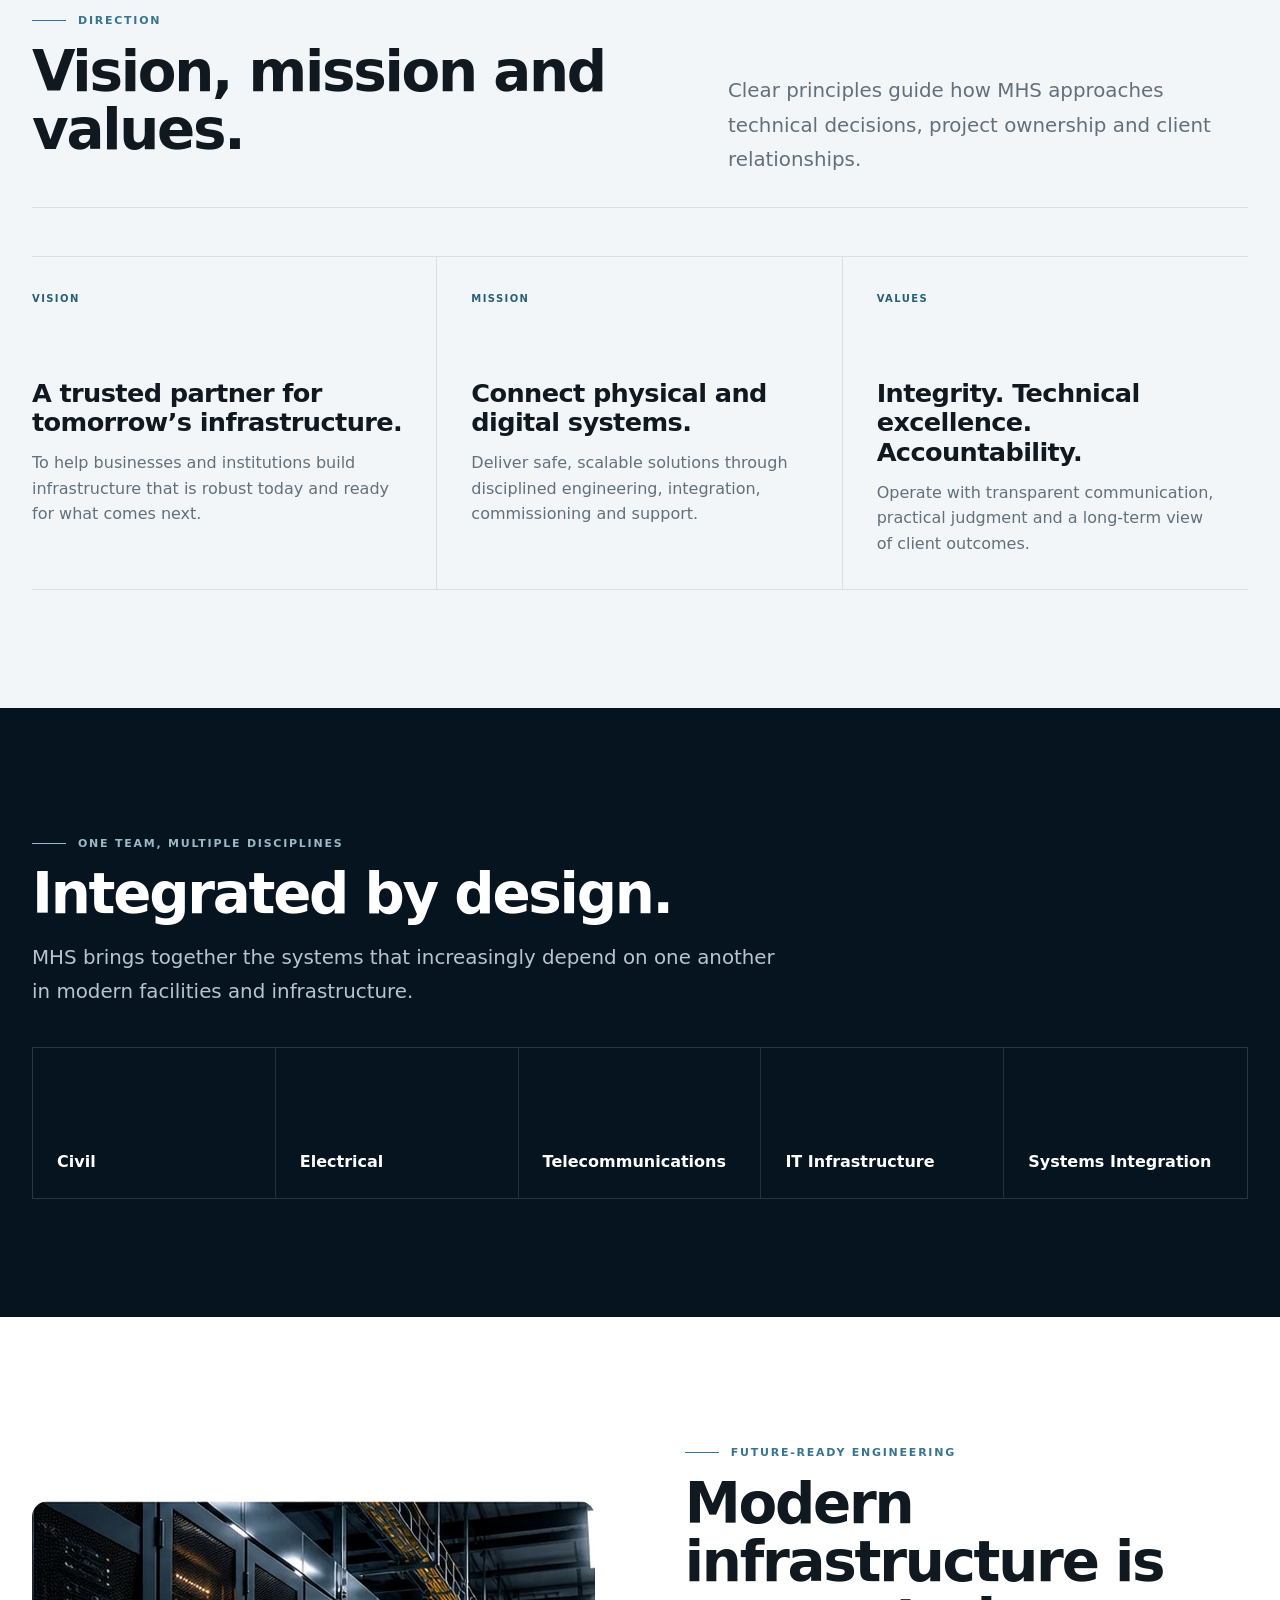
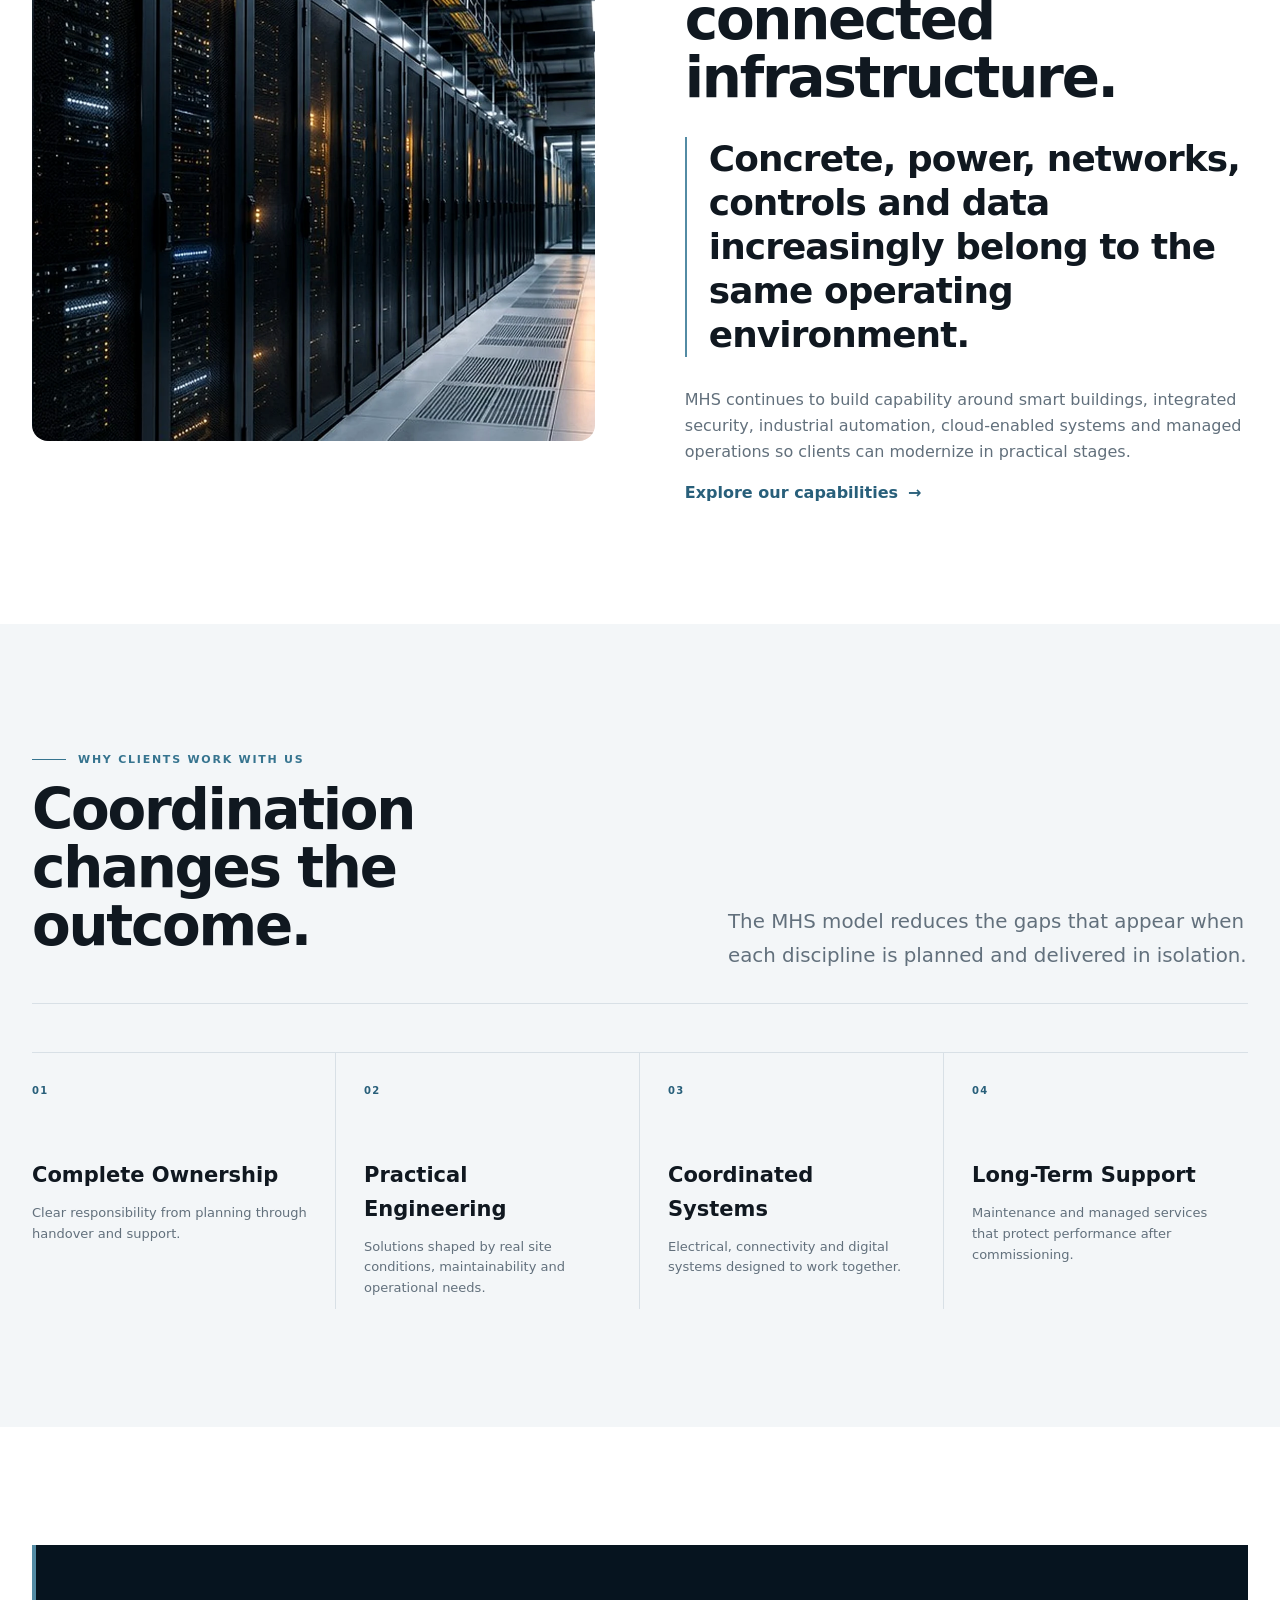
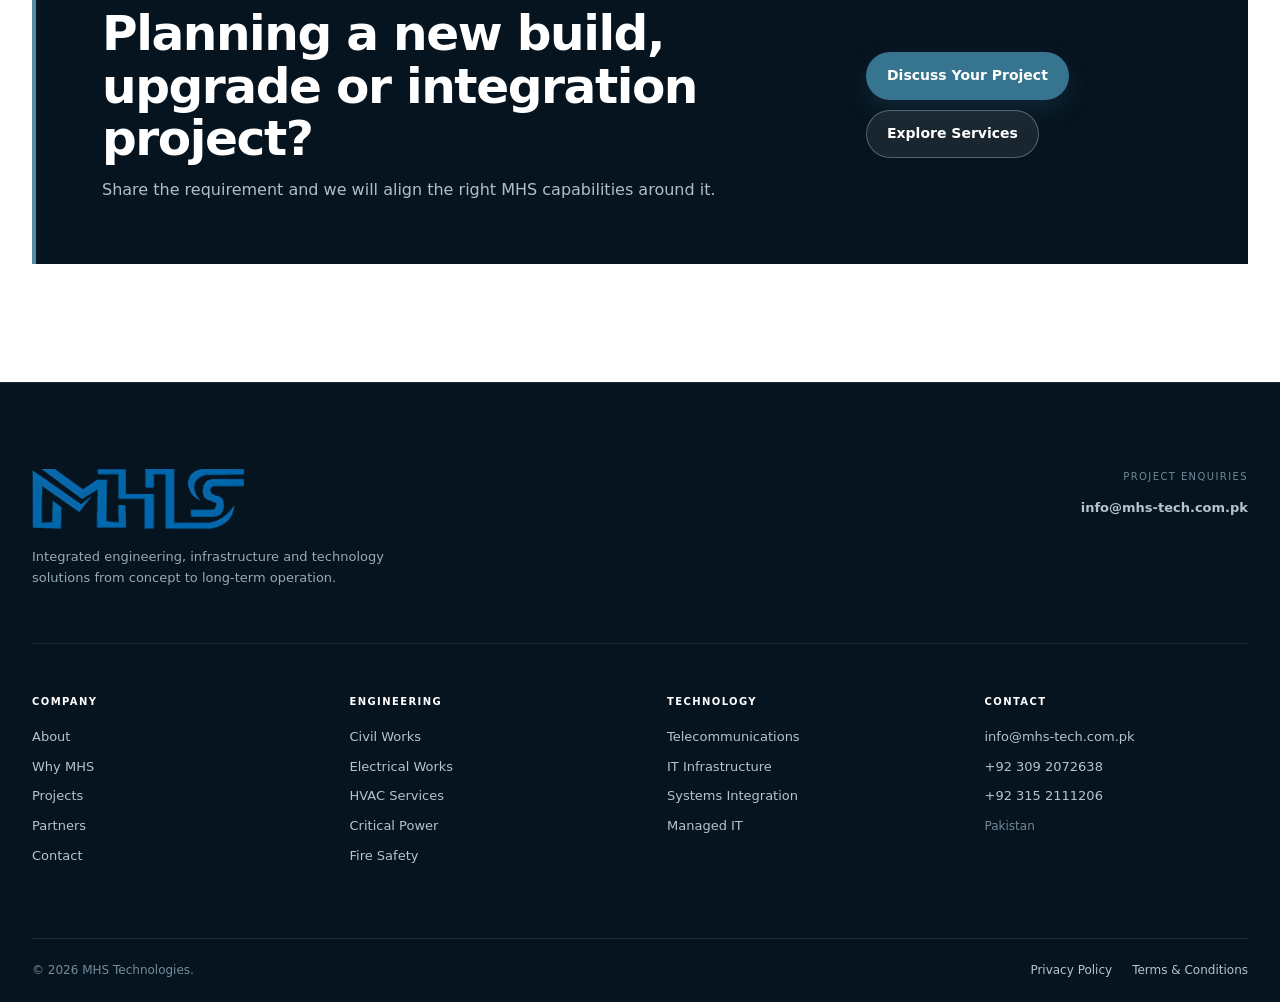
<file: public_html/about.html>
<!doctype html>
<html lang="en">
<head>
  <meta charset="utf-8">
  <meta name="viewport" content="width=device-width,initial-scale=1">
  <title>About MHS Technologies | Multidisciplinary Engineering & Technology</title>
  <meta name="description" content="Learn how MHS Technologies combines civil, electrical, telecom, IT and systems integration expertise into accountable project delivery across Pakistan.">
  <meta name="robots" content="index,follow">
  <link rel="canonical" href="https://mhs-tech.com.pk/about.html">
  <meta name="theme-color" content="#06141f">
  <link rel="icon" href="images/logo/mhs-favicon.webp" type="image/webp">
  <link rel="stylesheet" href="style.css?v=7">
  <link rel="stylesheet" href="extended-pages.css?v=3">
  <meta property="og:type" content="website">
  <meta property="og:title" content="About MHS Technologies">
  <meta property="og:description" content="A multidisciplinary engineering and technology company connecting physical infrastructure, connectivity and digital systems.">
  <meta property="og:url" content="https://mhs-tech.com.pk/about.html">
  <meta property="og:image" content="https://mhs-tech.com.pk/images/mhs-technologies-website-assets/corporate-facility-02.webp">
  <meta name="twitter:card" content="summary_large_image">
</head>
<body>
<a class="skip-link" href="#main-content">Skip to content</a>
<header class="site-header" data-site-header>
  <div class="header-shell">
    <a class="brand" href="/" aria-label="MHS Technologies home"><img src="images/logo/mhs-logo-2.png" alt="MHS Technologies"></a>
    <nav class="desktop-nav" aria-label="Primary navigation">
      <a href="/">Home</a><a href="about.html" aria-current="page">About</a>
      <div class="nav-services"><button class="nav-services-toggle" type="button" aria-expanded="false">Capabilities <span class="nav-chevron">⌄</span></button><div class="mega-menu"><div class="mega-col"><span class="mega-label">Engineering</span><a href="services.html#civil">Civil Works</a><a href="services.html#electrical">Electrical Works</a><a href="services.html#hvac">HVAC Services</a><a href="services.html#dg">Critical Power</a><a href="services.html#fire">Fire Safety</a></div><div class="mega-col"><span class="mega-label">Technology</span><a href="services.html#telecom">Telecommunications</a><a href="services.html#it-works">IT Infrastructure &amp; Systems</a><a href="services.html#integration">Systems Integration</a></div><div class="mega-col"><span class="mega-label">Managed</span><a href="services.html#managed">Managed Infrastructure</a><a href="services.html#it">Managed IT Services</a><a class="mega-overview" href="services.html">View all capabilities →</a></div></div></div>
      <a href="#why-mhs">Why MHS</a><a href="projects.html">Projects</a><a href="partners.html">Partners</a><a href="contact.html">Contact</a>
    </nav>
    <a class="btn header-cta" href="contact.html">Discuss a Project</a>
    <button class="menu-toggle" type="button" aria-expanded="false" aria-label="Open navigation"><span class="menu-toggle-lines"><span></span><span></span></span></button>
  </div>
  <nav class="mobile-panel" aria-label="Mobile navigation"><div class="mobile-panel-inner"><a href="/">Home</a><a href="about.html" aria-current="page">About</a><div class="mobile-services"><button class="mobile-services-toggle" type="button" aria-expanded="false">Capabilities <span>+</span></button><div class="mobile-services-list"><a href="services.html#civil">Civil Works</a><a href="services.html#electrical">Electrical Works</a><a href="services.html#telecom">Telecommunications</a><a href="services.html#it-works">IT Infrastructure &amp; Systems</a><a href="services.html#integration">Systems Integration</a><a href="services.html#hvac">HVAC</a><a href="services.html#dg">Critical Power</a><a href="services.html#fire">Fire Safety</a><a href="services.html#managed">Managed Infrastructure</a><a href="services.html#it">Managed IT</a></div></div><a href="#why-mhs">Why MHS</a><a href="projects.html">Projects</a><a href="partners.html">Partners</a><a href="contact.html">Contact</a><a class="btn btn-primary mobile-cta" href="contact.html">Discuss a Project</a></div></nav>
</header>

<main id="main-content">
  <section class="page-hero"><div class="container page-hero-grid"><div class="reveal"><span class="eyebrow eyebrow-light">About MHS</span><h1 class="display">Engineering depth. Technology reach. One accountable team.</h1><p class="lead">MHS Technologies is a multidisciplinary engineering and technology company delivering physical infrastructure, connectivity and digital systems with a practical focus on reliability and long-term operation.</p></div><div class="page-hero-card reveal"><img src="images/mhs-technologies-website-assets/corporate-facility-02.webp" alt="Modern engineering facility and technical environment"></div></div></section>

  <section class="section"><div class="container story-grid"><div class="story-label"><span class="eyebrow">Our Journey</span><h2 class="h2">Built across disciplines.</h2></div><div class="story-copy reveal"><p>MHS Technologies has developed around a simple operating idea: complex infrastructure works better when the disciplines around it are coordinated instead of fragmented.</p><p>From civil and electrical works to telecommunications, IT systems and automation, our teams combine engineering knowledge with practical field execution to support both new-build and existing environments.</p><p>That multidisciplinary structure enables MHS to take a broader view of each project — understanding not only how an individual system is installed, but how it must connect, operate and remain maintainable over time.</p></div></div></section>

  <section class="section section-ice"><div class="container"><div class="section-head reveal"><div><span class="eyebrow">Direction</span><h2 class="h2">Vision, mission and values.</h2></div><p class="lead">Clear principles guide how MHS approaches technical decisions, project ownership and client relationships.</p></div><div class="values-grid"><article class="value-card reveal"><strong>Vision</strong><h3 class="h3">A trusted partner for tomorrow’s infrastructure.</h3><p>To help businesses and institutions build infrastructure that is robust today and ready for what comes next.</p></article><article class="value-card reveal"><strong>Mission</strong><h3 class="h3">Connect physical and digital systems.</h3><p>Deliver safe, scalable solutions through disciplined engineering, integration, commissioning and support.</p></article><article class="value-card reveal"><strong>Values</strong><h3 class="h3">Integrity. Technical excellence. Accountability.</h3><p>Operate with transparent communication, practical judgment and a long-term view of client outcomes.</p></article></div></div></section>

  <section class="section section-dark"><div class="container"><span class="eyebrow eyebrow-light">One Team, Multiple Disciplines</span><h2 class="h2">Integrated by design.</h2><p class="lead">MHS brings together the systems that increasingly depend on one another in modern facilities and infrastructure.</p><div class="discipline-map reveal"><div class="discipline-item">Civil</div><div class="discipline-item">Electrical</div><div class="discipline-item">Telecommunications</div><div class="discipline-item">IT Infrastructure</div><div class="discipline-item">Systems Integration</div></div></div></section>

  <section class="section"><div class="container editorial-grid"><div class="editorial-media reveal"><img src="images/mhs-technologies-website-assets/it-infrastructure-05.webp" alt="Connected digital infrastructure and server environment"></div><div class="editorial-copy reveal"><span class="eyebrow">Future-Ready Engineering</span><h2 class="h2">Modern infrastructure is connected infrastructure.</h2><blockquote class="editorial-quote">Concrete, power, networks, controls and data increasingly belong to the same operating environment.</blockquote><p>MHS continues to build capability around smart buildings, integrated security, industrial automation, cloud-enabled systems and managed operations so clients can modernize in practical stages.</p><a class="text-link" href="services.html">Explore our capabilities <span>→</span></a></div></div></section>

  <section class="section section-ice" id="why-mhs"><div class="container"><div class="section-head reveal"><div><span class="eyebrow">Why Clients Work With Us</span><h2 class="h2">Coordination changes the outcome.</h2></div><p class="lead">The MHS model reduces the gaps that appear when each discipline is planned and delivered in isolation.</p></div><div class="pillars-grid"><article class="pillar reveal"><span>01</span><h3>Complete Ownership</h3><p>Clear responsibility from planning through handover and support.</p></article><article class="pillar reveal"><span>02</span><h3>Practical Engineering</h3><p>Solutions shaped by real site conditions, maintainability and operational needs.</p></article><article class="pillar reveal"><span>03</span><h3>Coordinated Systems</h3><p>Electrical, connectivity and digital systems designed to work together.</p></article><article class="pillar reveal"><span>04</span><h3>Long-Term Support</h3><p>Maintenance and managed services that protect performance after commissioning.</p></article></div></div></section>

  <section class="section"><div class="container"><div class="cta-band reveal"><div class="cta-copy"><h2>Planning a new build, upgrade or integration project?</h2><p>Share the requirement and we will align the right MHS capabilities around it.</p></div><div class="cta-actions"><a class="btn btn-primary" href="contact.html">Discuss Your Project</a><a class="btn btn-glass" href="services.html">Explore Services</a></div></div></div></section>
</main>

<footer class="footer"><div class="container"><div class="footer-topline"><div class="footer-brand"><img src="images/logo/mhs-logo-2.png" alt="MHS Technologies"><p>Integrated engineering, infrastructure and technology solutions from concept to long-term operation.</p></div><div class="footer-contact-quick"><span>Project enquiries</span><a href="mailto:info@mhs-tech.com.pk">info@mhs-tech.com.pk</a></div></div><div class="footer-grid footer-grid-expanded"><div><h3>Company</h3><a href="about.html">About</a><a href="#why-mhs">Why MHS</a><a href="projects.html">Projects</a><a href="partners.html">Partners</a><a href="contact.html">Contact</a></div><div><h3>Engineering</h3><a href="services.html#civil">Civil Works</a><a href="services.html#electrical">Electrical Works</a><a href="services.html#hvac">HVAC Services</a><a href="services.html#dg">Critical Power</a><a href="services.html#fire">Fire Safety</a></div><div><h3>Technology</h3><a href="services.html#telecom">Telecommunications</a><a href="services.html#it-works">IT Infrastructure</a><a href="services.html#integration">Systems Integration</a><a href="services.html#it">Managed IT</a></div><div><h3>Contact</h3><a href="mailto:info@mhs-tech.com.pk">info@mhs-tech.com.pk</a><a href="tel:+923092072638">+92 309 2072638</a><a href="tel:+923152111206">+92 315 2111206</a><span class="footer-muted">Pakistan</span></div></div><div class="footer-bottom"><span>© <span data-current-year></span> MHS Technologies.</span><div class="footer-legal"><a href="privacy_policy.html">Privacy Policy</a><a href="terms_cond.html">Terms &amp; Conditions</a></div></div></div></footer>
<script defer src="nav.js?v=7"></script>
</body>
</html>
</file>
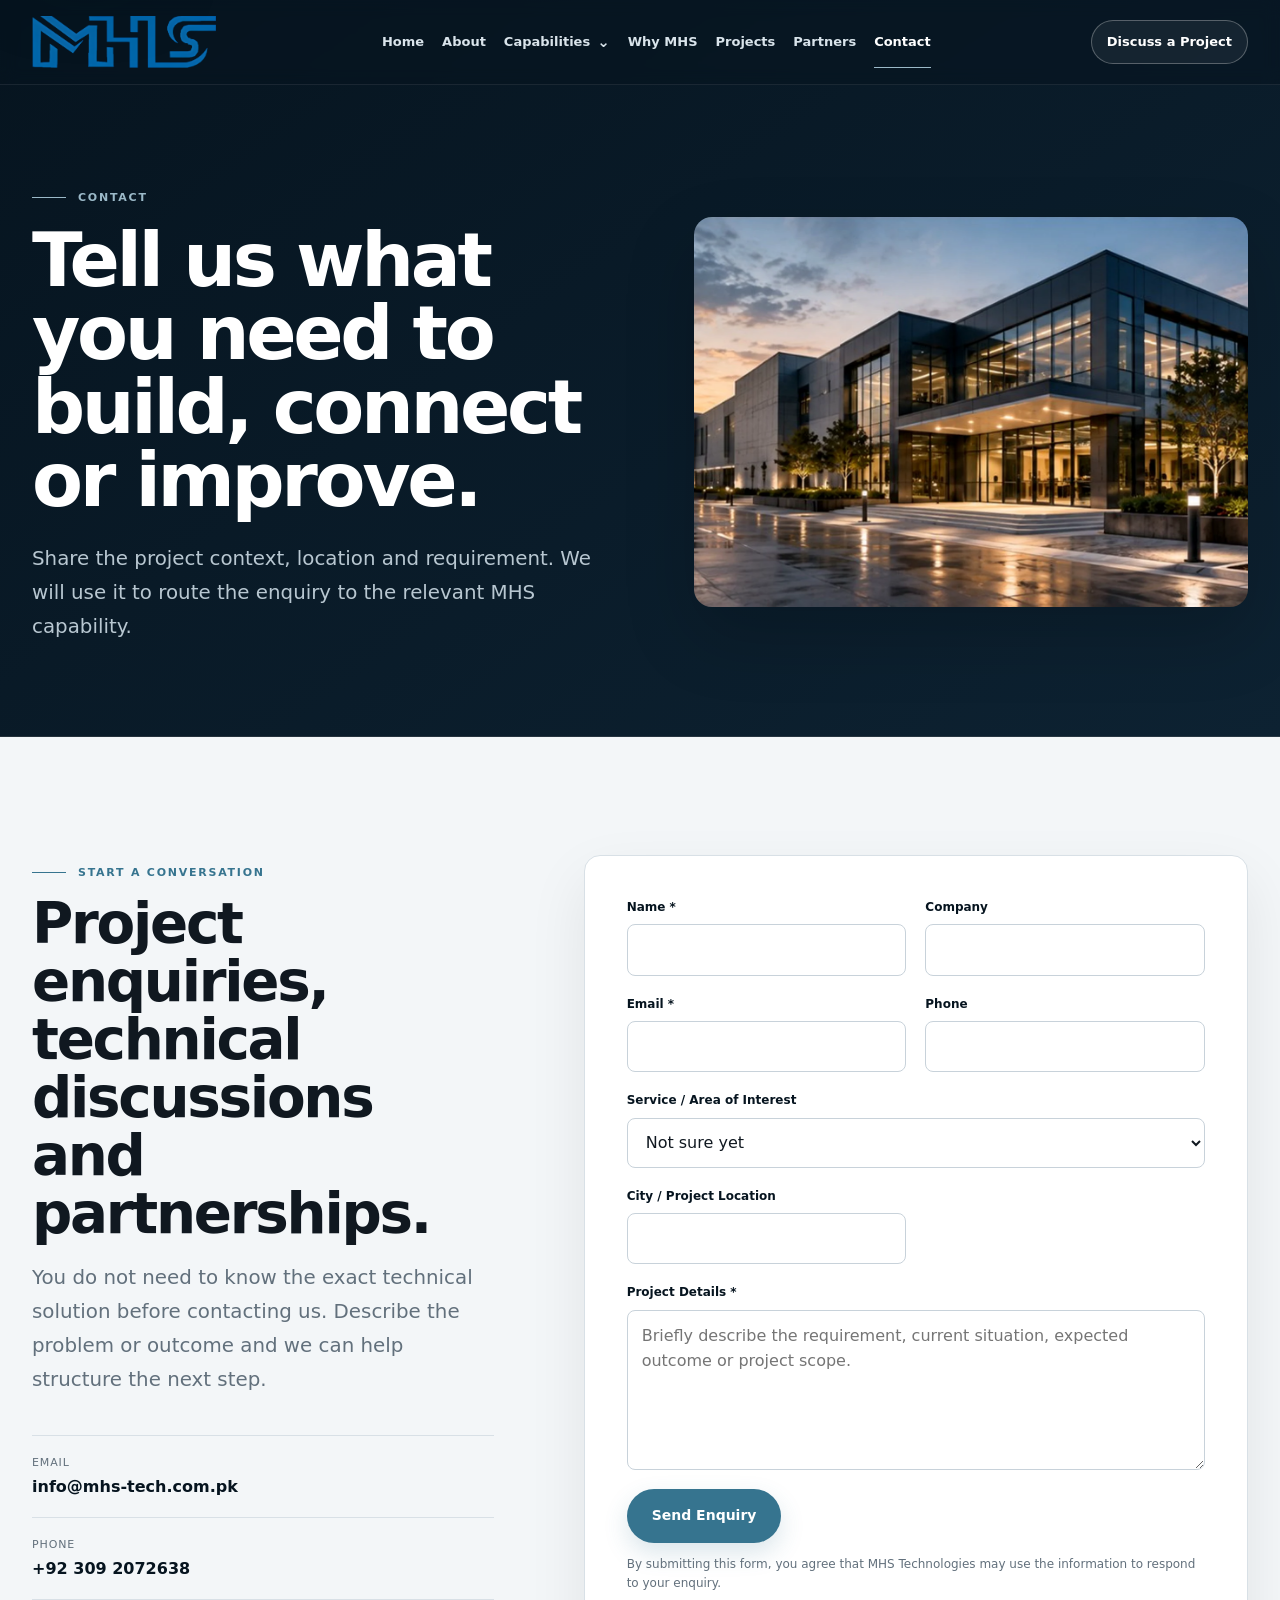
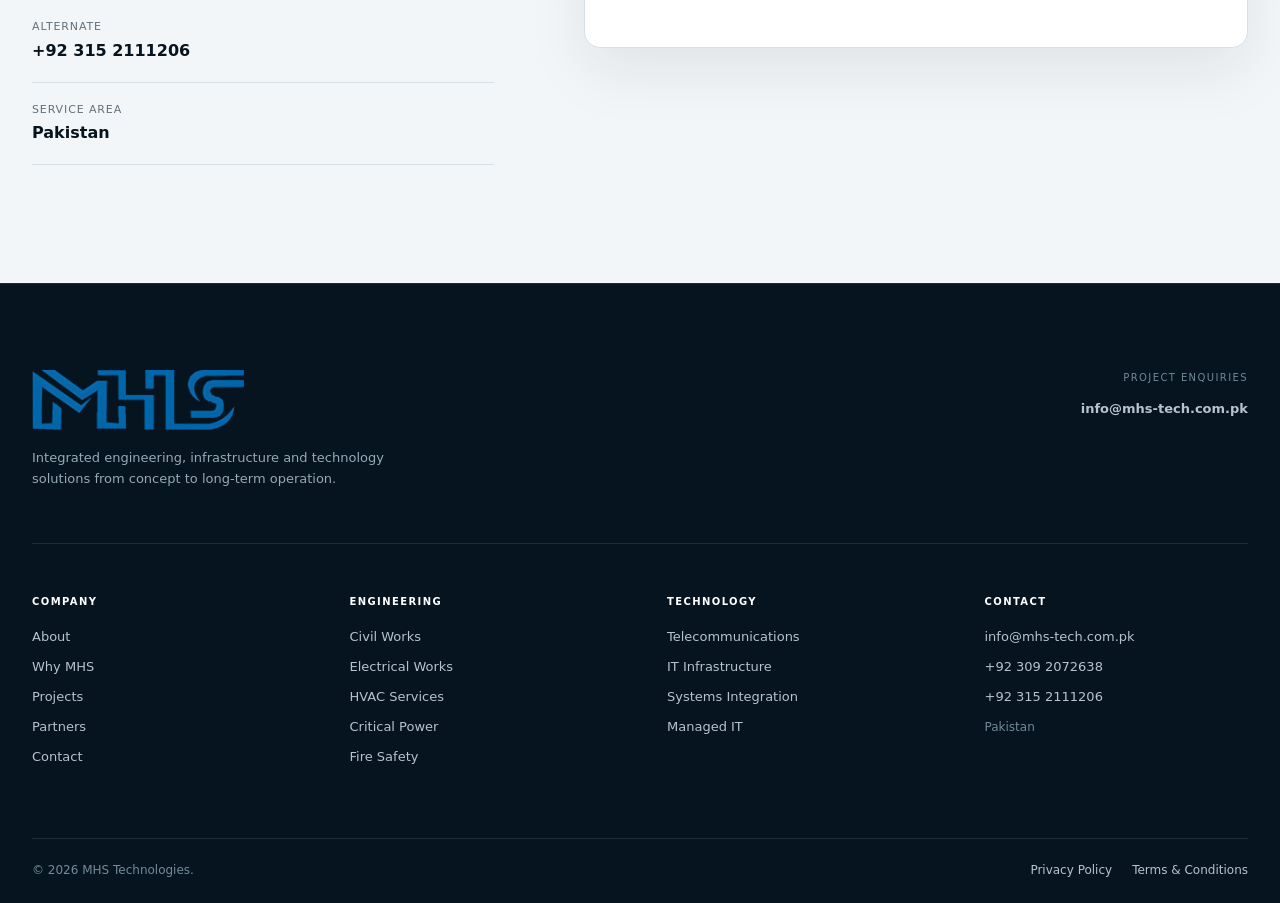
<file: public_html/contact.html>
<!doctype html>
<html lang="en">
<head>
  <meta charset="utf-8">
  <meta name="viewport" content="width=device-width,initial-scale=1">
  <title>Contact MHS Technologies | Discuss Your Project</title>
  <meta name="description" content="Contact MHS Technologies for civil, electrical, telecom, IT, systems integration, HVAC, backup power, fire safety and managed service requirements.">
  <meta name="robots" content="index,follow">
  <link rel="canonical" href="https://mhs-tech.com.pk/contact.html">
  <meta name="theme-color" content="#06141f">
  <link rel="icon" href="images/logo/mhs-favicon.webp" type="image/webp">
  <link rel="stylesheet" href="style.css?v=7">
  <link rel="stylesheet" href="extended-pages.css?v=3">
  <meta property="og:type" content="website">
  <meta property="og:title" content="Contact MHS Technologies">
  <meta property="og:description" content="Share your project context, location and requirement with MHS Technologies.">
  <meta property="og:url" content="https://mhs-tech.com.pk/contact.html">
  <meta property="og:image" content="https://mhs-tech.com.pk/images/mhs-technologies-website-assets/corporate-facility-01.webp">
  <meta name="twitter:card" content="summary_large_image">
</head>
<body>
<a class="skip-link" href="#main-content">Skip to content</a>
<header class="site-header" data-site-header>
  <div class="header-shell"><a class="brand" href="/" aria-label="MHS Technologies home"><img src="images/logo/mhs-logo-2.png" alt="MHS Technologies"></a><nav class="desktop-nav" aria-label="Primary navigation"><a href="/">Home</a><a href="about.html">About</a><div class="nav-services"><button class="nav-services-toggle" type="button" aria-expanded="false">Capabilities <span class="nav-chevron">⌄</span></button><div class="mega-menu"><div class="mega-col"><span class="mega-label">Engineering</span><a href="services.html#civil">Civil Works</a><a href="services.html#electrical">Electrical Works</a><a href="services.html#hvac">HVAC Services</a><a href="services.html#dg">Critical Power</a><a href="services.html#fire">Fire Safety</a></div><div class="mega-col"><span class="mega-label">Technology</span><a href="services.html#telecom">Telecommunications</a><a href="services.html#it-works">IT Infrastructure &amp; Systems</a><a href="services.html#integration">Systems Integration</a></div><div class="mega-col"><span class="mega-label">Managed</span><a href="services.html#managed">Managed Infrastructure</a><a href="services.html#it">Managed IT Services</a><a class="mega-overview" href="services.html">View all capabilities →</a></div></div></div><a href="about.html#why-mhs">Why MHS</a><a href="projects.html">Projects</a><a href="partners.html">Partners</a><a href="contact.html" aria-current="page">Contact</a></nav><a class="btn header-cta" href="contact.html" aria-current="page">Discuss a Project</a><button class="menu-toggle" type="button" aria-expanded="false" aria-label="Open navigation"><span class="menu-toggle-lines"><span></span><span></span></span></button></div>
  <nav class="mobile-panel" aria-label="Mobile navigation"><div class="mobile-panel-inner"><a href="/">Home</a><a href="about.html">About</a><div class="mobile-services"><button class="mobile-services-toggle" type="button" aria-expanded="false">Capabilities <span>+</span></button><div class="mobile-services-list"><a href="services.html#civil">Civil Works</a><a href="services.html#electrical">Electrical Works</a><a href="services.html#telecom">Telecommunications</a><a href="services.html#it-works">IT Infrastructure &amp; Systems</a><a href="services.html#integration">Systems Integration</a><a href="services.html#hvac">HVAC</a><a href="services.html#dg">Critical Power</a><a href="services.html#fire">Fire Safety</a><a href="services.html#managed">Managed Infrastructure</a><a href="services.html#it">Managed IT</a></div></div><a href="about.html#why-mhs">Why MHS</a><a href="projects.html">Projects</a><a href="partners.html">Partners</a><a href="contact.html" aria-current="page">Contact</a></div></nav>
</header>

<main id="main-content">
  <section class="page-hero"><div class="container page-hero-grid"><div class="reveal"><span class="eyebrow eyebrow-light">Contact</span><h1 class="display">Tell us what you need to build, connect or improve.</h1><p class="lead">Share the project context, location and requirement. We will use it to route the enquiry to the relevant MHS capability.</p></div><div class="page-hero-card reveal"><img src="images/mhs-technologies-website-assets/corporate-facility-01.webp" alt="Modern technical facility and engineering environment"></div></div></section>

  <section class="section section-ice"><div class="container contact-layout"><div class="reveal"><span class="eyebrow">Start a Conversation</span><h2 class="h2">Project enquiries, technical discussions and partnerships.</h2><p class="lead">You do not need to know the exact technical solution before contacting us. Describe the problem or outcome and we can help structure the next step.</p><div class="contact-details"><div class="contact-detail"><small>Email</small><strong><a href="mailto:info@mhs-tech.com.pk">info@mhs-tech.com.pk</a></strong></div><div class="contact-detail"><small>Phone</small><strong><a href="tel:+923092072638">+92 309 2072638</a></strong></div><div class="contact-detail"><small>Alternate</small><strong><a href="tel:+923152111206">+92 315 2111206</a></strong></div><div class="contact-detail"><small>Service Area</small><strong>Pakistan</strong></div></div></div>

    <div class="form-card reveal"><form id="contact-form" action="contact.php" method="post"><div class="form-grid"><div class="form-field"><label for="name">Name *</label><input id="name" name="name" required autocomplete="name"></div><div class="form-field"><label for="company">Company</label><input id="company" name="company" autocomplete="organization"></div><div class="form-field"><label for="email">Email *</label><input id="email" name="email" type="email" required autocomplete="email"></div><div class="form-field"><label for="phone">Phone</label><input id="phone" name="phone" type="tel" autocomplete="tel"></div><div class="form-field form-field-full"><label for="service">Service / Area of Interest</label><select id="service" name="service"><option value="">Not sure yet</option><option value="civil">Civil Works</option><option value="electrical">Electrical Works</option><option value="telecom">Telecommunications</option><option value="it-works">IT Infrastructure &amp; Systems</option><option value="integration">Systems Integration</option><option value="hvac">HVAC Services</option><option value="dg">Diesel Generator &amp; Backup Power</option><option value="fire">Fire Safety &amp; Alarm</option><option value="managed">Managed Infrastructure Services</option><option value="it">Managed IT Services</option></select></div><div class="form-field"><label for="city">City / Project Location</label><input id="city" name="city" autocomplete="address-level2"></div><div class="form-field hp-field" aria-hidden="true"><label for="website">Website</label><input id="website" name="website" tabindex="-1" autocomplete="off"></div><div class="form-field form-field-full"><label for="message">Project Details *</label><textarea id="message" name="message" required placeholder="Briefly describe the requirement, current situation, expected outcome or project scope."></textarea></div><div class="form-field-full"><button class="btn btn-primary btn-large" type="submit">Send Enquiry</button><p class="form-note">By submitting this form, you agree that MHS Technologies may use the information to respond to your enquiry.</p><div id="form-status" class="form-status" role="status" aria-live="polite"></div></div></div></form></div>
  </div></section>
</main>

<footer class="footer"><div class="container"><div class="footer-topline"><div class="footer-brand"><img src="images/logo/mhs-logo-2.png" alt="MHS Technologies"><p>Integrated engineering, infrastructure and technology solutions from concept to long-term operation.</p></div><div class="footer-contact-quick"><span>Project enquiries</span><a href="mailto:info@mhs-tech.com.pk">info@mhs-tech.com.pk</a></div></div><div class="footer-grid footer-grid-expanded"><div><h3>Company</h3><a href="about.html">About</a><a href="about.html#why-mhs">Why MHS</a><a href="projects.html">Projects</a><a href="partners.html">Partners</a><a href="contact.html">Contact</a></div><div><h3>Engineering</h3><a href="services.html#civil">Civil Works</a><a href="services.html#electrical">Electrical Works</a><a href="services.html#hvac">HVAC Services</a><a href="services.html#dg">Critical Power</a><a href="services.html#fire">Fire Safety</a></div><div><h3>Technology</h3><a href="services.html#telecom">Telecommunications</a><a href="services.html#it-works">IT Infrastructure</a><a href="services.html#integration">Systems Integration</a><a href="services.html#it">Managed IT</a></div><div><h3>Contact</h3><a href="mailto:info@mhs-tech.com.pk">info@mhs-tech.com.pk</a><a href="tel:+923092072638">+92 309 2072638</a><a href="tel:+923152111206">+92 315 2111206</a><span class="footer-muted">Pakistan</span></div></div><div class="footer-bottom"><span>© <span data-current-year></span> MHS Technologies.</span><div class="footer-legal"><a href="privacy_policy.html">Privacy Policy</a><a href="terms_cond.html">Terms &amp; Conditions</a></div></div></div></footer>
<script defer src="nav.js?v=7"></script><script defer src="contact.js?v=5"></script>
</body>
</html>
</file>
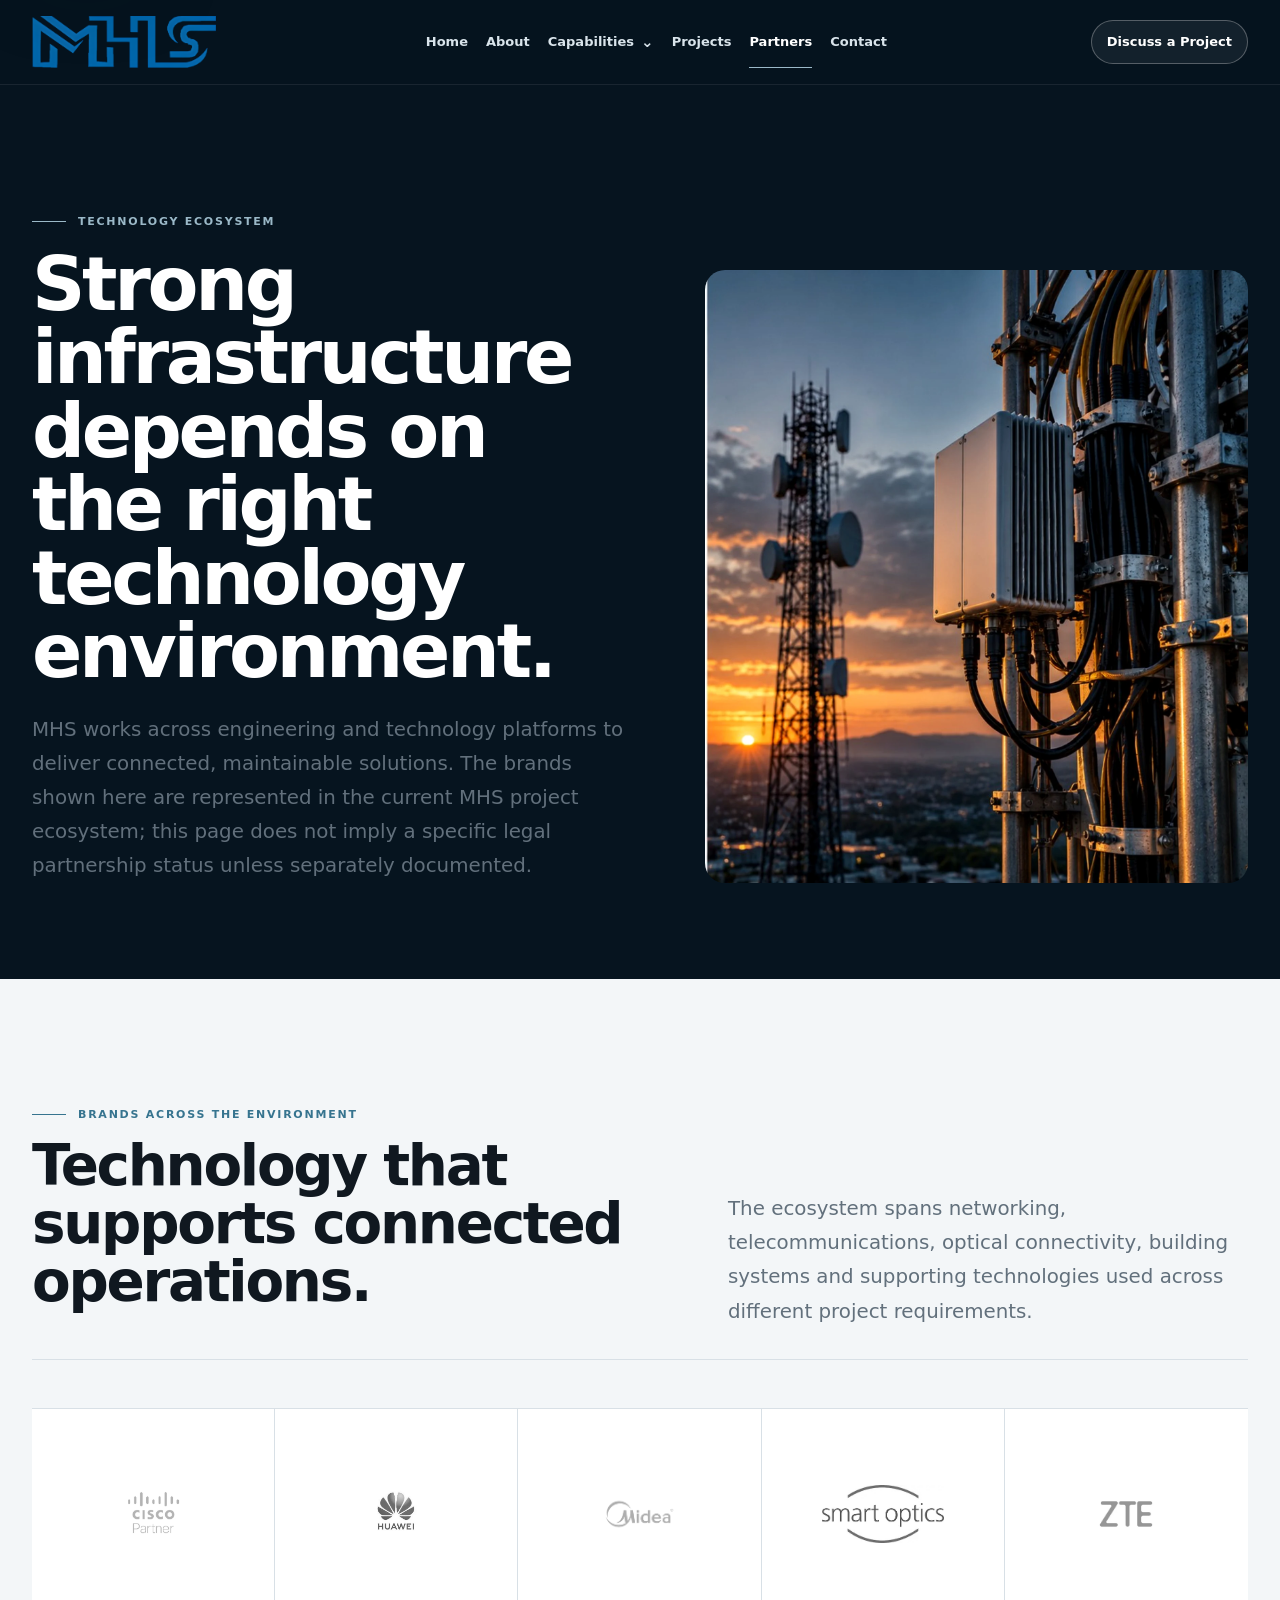
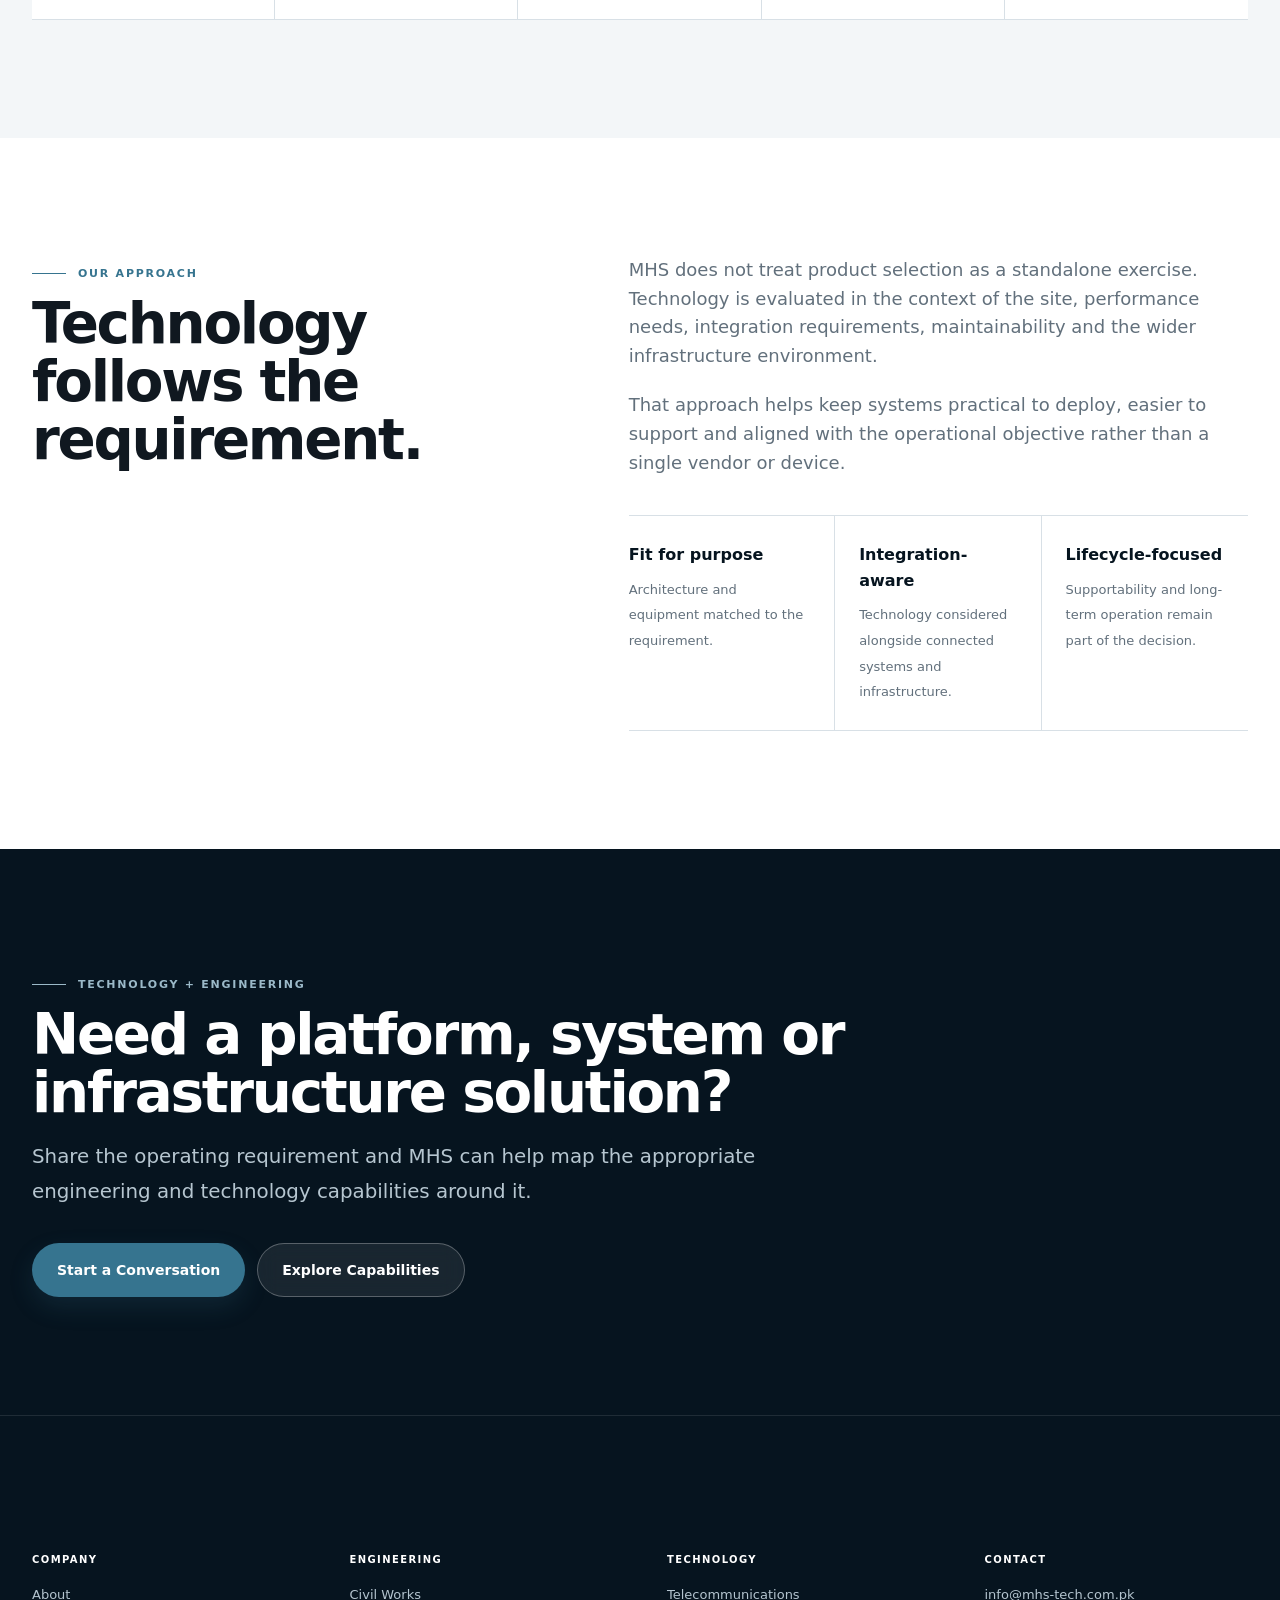
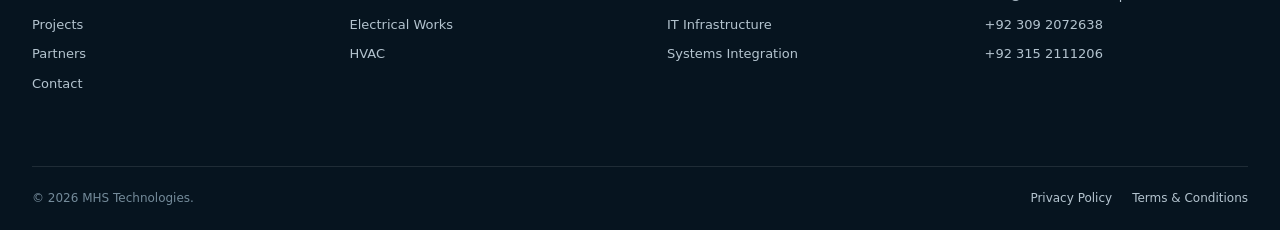
<file: public_html/partners.html>
<!doctype html>
<html lang="en">
<head>
  <meta charset="utf-8">
  <meta name="viewport" content="width=device-width,initial-scale=1">
  <title>Technology Ecosystem | MHS Technologies</title>
  <meta name="description" content="Explore the technology brands represented across the MHS Technologies project environment, including Cisco, Huawei, Midea, Smart Optics and ZTE.">
  <meta name="robots" content="index,follow">
  <link rel="canonical" href="https://mhs-tech.com.pk/partners.html">
  <meta name="theme-color" content="#06141f">
  <link rel="icon" href="images/logo/mhs-favicon.webp" type="image/webp">
  <link rel="stylesheet" href="style.css?v=7">
  <link rel="stylesheet" href="extended-pages.css?v=2">
  <meta property="og:type" content="website">
  <meta property="og:title" content="Technology Ecosystem | MHS Technologies">
  <meta property="og:description" content="Technology brands represented across the current MHS project environment.">
  <meta property="og:url" content="https://mhs-tech.com.pk/partners.html">
  <meta property="og:image" content="https://mhs-tech.com.pk/images/mhs-technologies-website-assets/telecom-equipment-01.webp">
  <meta name="twitter:card" content="summary_large_image">
</head>
<body>
<a class="skip-link" href="#main-content">Skip to content</a>
<header class="site-header" data-site-header>
  <div class="header-shell">
    <a class="brand" href="/" aria-label="MHS Technologies home"><img src="images/logo/mhs-logo-2.png" alt="MHS Technologies"></a>
    <nav class="desktop-nav" aria-label="Primary navigation">
      <a href="/">Home</a><a href="about.html">About</a>
      <div class="nav-services"><button class="nav-services-toggle" type="button" aria-expanded="false">Capabilities <span class="nav-chevron">⌄</span></button><div class="mega-menu"><div class="mega-col"><span class="mega-label">Engineering</span><a href="services.html#civil">Civil Works</a><a href="services.html#electrical">Electrical Works</a><a href="services.html#hvac">HVAC Services</a><a href="services.html#dg">Critical Power</a><a href="services.html#fire">Fire Safety</a></div><div class="mega-col"><span class="mega-label">Technology</span><a href="services.html#telecom">Telecommunications</a><a href="services.html#it-works">IT Infrastructure &amp; Systems</a><a href="services.html#integration">Systems Integration</a></div><div class="mega-col"><span class="mega-label">Managed</span><a href="services.html#managed">Managed Infrastructure</a><a href="services.html#it">Managed IT</a><a class="mega-overview" href="services.html">View all capabilities →</a></div></div></div>
      <a href="projects.html">Projects</a><a href="partners.html" aria-current="page">Partners</a><a href="contact.html">Contact</a>
    </nav>
    <a class="btn header-cta" href="contact.html">Discuss a Project</a>
    <button class="menu-toggle" type="button" aria-expanded="false" aria-label="Open navigation"><span class="menu-toggle-lines"><span></span><span></span></span></button>
  </div>
  <nav class="mobile-panel" aria-label="Mobile navigation"><div class="mobile-panel-inner"><a href="/">Home</a><a href="about.html">About</a><a href="services.html">Capabilities</a><a href="projects.html">Projects</a><a href="partners.html" aria-current="page">Partners</a><a href="contact.html">Contact</a><a class="btn btn-primary mobile-cta" href="contact.html">Discuss a Project</a></div></nav>
</header>
<main id="main-content">
  <section class="showcase-hero">
    <div class="container showcase-hero-grid">
      <div class="reveal"><span class="eyebrow eyebrow-light">Technology Ecosystem</span><h1 class="display">Strong infrastructure depends on the right technology environment.</h1><p class="lead">MHS works across engineering and technology platforms to deliver connected, maintainable solutions. The brands shown here are represented in the current MHS project ecosystem; this page does not imply a specific legal partnership status unless separately documented.</p></div>
      <div class="showcase-hero-media reveal"><img src="images/mhs-technologies-website-assets/telecom-equipment-01.webp" alt="Telecommunications and network equipment"></div>
    </div>
  </section>

  <section class="section section-ice">
    <div class="container">
      <div class="section-head reveal"><div><span class="eyebrow">Brands Across the Environment</span><h2 class="h2">Technology that supports connected operations.</h2></div><p class="lead">The ecosystem spans networking, telecommunications, optical connectivity, building systems and supporting technologies used across different project requirements.</p></div>
      <div class="partner-feature-grid reveal">
        <div class="partner-feature"><img src="images/Partners Logo/cisco.webp" alt="Cisco" loading="lazy"></div>
        <div class="partner-feature"><img src="images/Partners Logo/huawei.webp" alt="Huawei" loading="lazy"></div>
        <div class="partner-feature"><img src="images/Partners Logo/midea.webp" alt="Midea" loading="lazy"></div>
        <div class="partner-feature"><img src="images/Partners Logo/smart_optics.webp" alt="Smart Optics" loading="lazy"></div>
        <div class="partner-feature"><img src="images/Partners Logo/zte.webp" alt="ZTE" loading="lazy"></div>
      </div>
    </div>
  </section>

  <section class="section">
    <div class="container ecosystem-copy">
      <div class="reveal"><span class="eyebrow">Our Approach</span><h2 class="h2">Technology follows the requirement.</h2></div>
      <div class="reveal"><p>MHS does not treat product selection as a standalone exercise. Technology is evaluated in the context of the site, performance needs, integration requirements, maintainability and the wider infrastructure environment.</p><p>That approach helps keep systems practical to deploy, easier to support and aligned with the operational objective rather than a single vendor or device.</p><div class="ecosystem-points"><div class="ecosystem-point"><strong>Fit for purpose</strong><span>Architecture and equipment matched to the requirement.</span></div><div class="ecosystem-point"><strong>Integration-aware</strong><span>Technology considered alongside connected systems and infrastructure.</span></div><div class="ecosystem-point"><strong>Lifecycle-focused</strong><span>Supportability and long-term operation remain part of the decision.</span></div></div></div>
    </div>
  </section>

  <section class="section section-dark">
    <div class="container"><span class="eyebrow eyebrow-light">Technology + Engineering</span><h2 class="h2">Need a platform, system or infrastructure solution?</h2><p class="lead">Share the operating requirement and MHS can help map the appropriate engineering and technology capabilities around it.</p><div class="hero-actions"><a class="btn btn-primary btn-large" href="contact.html">Start a Conversation</a><a class="btn btn-glass btn-large" href="services.html">Explore Capabilities</a></div></div>
  </section>
</main>
<footer class="footer footer-premium"><div class="container"><div class="footer-grid footer-grid-expanded"><div><h3>Company</h3><a href="about.html">About</a><a href="projects.html">Projects</a><a href="partners.html">Partners</a><a href="contact.html">Contact</a></div><div><h3>Engineering</h3><a href="services.html#civil">Civil Works</a><a href="services.html#electrical">Electrical Works</a><a href="services.html#hvac">HVAC</a></div><div><h3>Technology</h3><a href="services.html#telecom">Telecommunications</a><a href="services.html#it-works">IT Infrastructure</a><a href="services.html#integration">Systems Integration</a></div><div><h3>Contact</h3><a href="mailto:info@mhs-tech.com.pk">info@mhs-tech.com.pk</a><a href="tel:+923092072638">+92 309 2072638</a><a href="tel:+923152111206">+92 315 2111206</a></div></div><div class="footer-bottom"><span>© <span data-current-year></span> MHS Technologies.</span><div class="footer-legal"><a href="privacy_policy.html">Privacy Policy</a><a href="terms_cond.html">Terms &amp; Conditions</a></div></div></div></footer>
<script defer src="nav.js?v=7"></script>
</body></html>
</file>
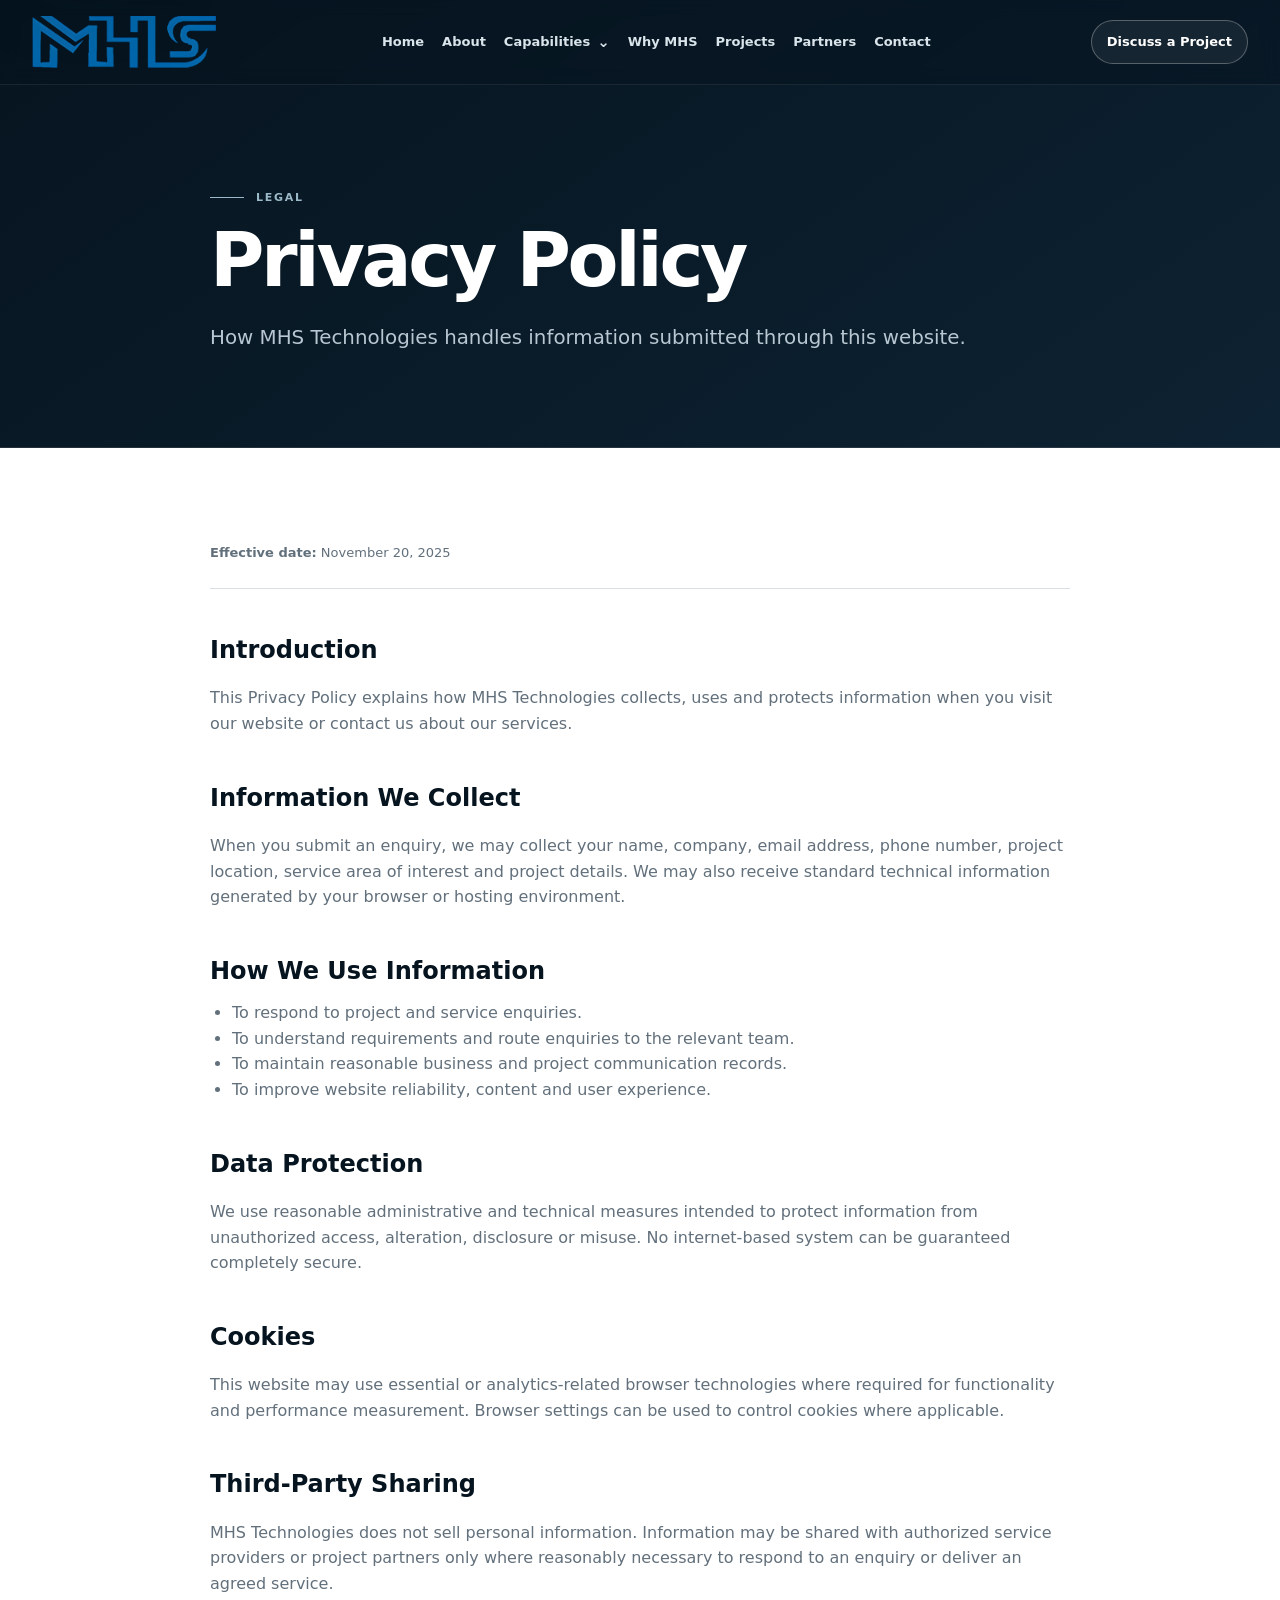
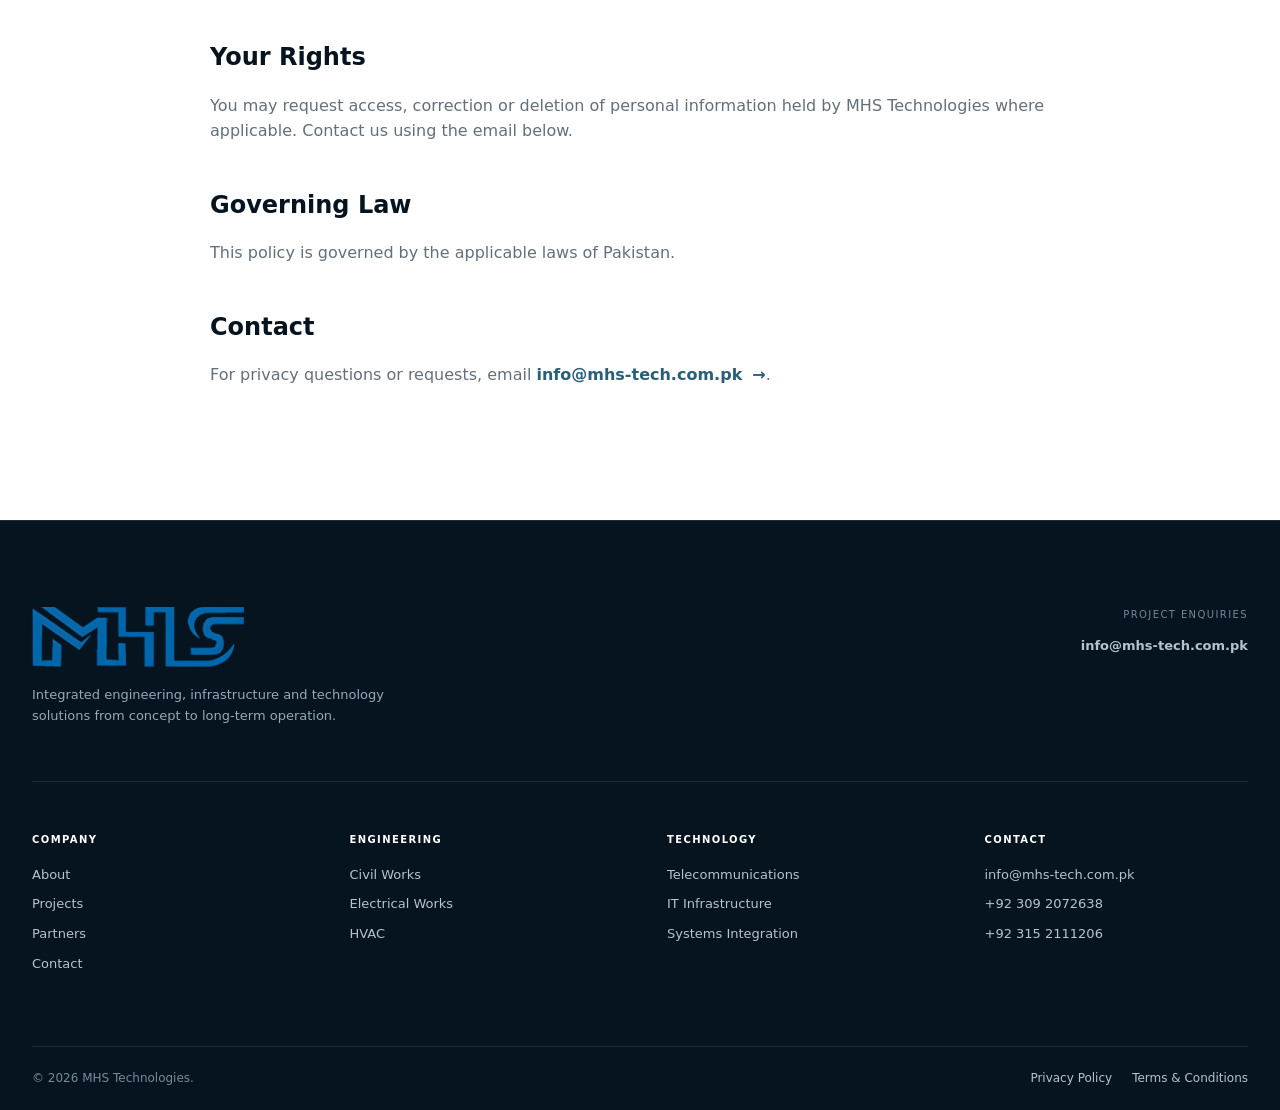
<file: public_html/privacy_policy.html>
<!doctype html>
<html lang="en">
<head>
  <meta charset="utf-8">
  <meta name="viewport" content="width=device-width,initial-scale=1">
  <title>Privacy Policy | MHS Technologies</title>
  <meta name="description" content="Privacy Policy for the MHS Technologies website and enquiry form.">
  <meta name="robots" content="index,follow">
  <link rel="canonical" href="https://mhs-tech.com.pk/privacy_policy.html">
  <meta name="theme-color" content="#06141f">
  <link rel="icon" href="images/logo/mhs-favicon.webp" type="image/webp">
  <link rel="stylesheet" href="style.css?v=7">
  <link rel="stylesheet" href="extended-pages.css?v=3">
  <meta property="og:type" content="website">
  <meta property="og:title" content="Privacy Policy | MHS Technologies">
  <meta property="og:description" content="How MHS Technologies handles information submitted through this website.">
  <meta property="og:url" content="https://mhs-tech.com.pk/privacy_policy.html">
</head>
<body>
<a class="skip-link" href="#main-content">Skip to content</a>
<header class="site-header" data-site-header><div class="header-shell"><a class="brand" href="/" aria-label="MHS Technologies home"><img src="images/logo/mhs-logo-2.png" alt="MHS Technologies"></a><nav class="desktop-nav" aria-label="Primary navigation"><a href="/">Home</a><a href="about.html">About</a><div class="nav-services"><button class="nav-services-toggle" type="button" aria-expanded="false">Capabilities <span class="nav-chevron">⌄</span></button><div class="mega-menu"><div class="mega-col"><span class="mega-label">Engineering</span><a href="services.html#civil">Civil Works</a><a href="services.html#electrical">Electrical Works</a><a href="services.html#hvac">HVAC Services</a><a href="services.html#dg">Critical Power</a><a href="services.html#fire">Fire Safety</a></div><div class="mega-col"><span class="mega-label">Technology</span><a href="services.html#telecom">Telecommunications</a><a href="services.html#it-works">IT Infrastructure &amp; Systems</a><a href="services.html#integration">Systems Integration</a></div><div class="mega-col"><span class="mega-label">Managed</span><a href="services.html#managed">Managed Infrastructure</a><a href="services.html#it">Managed IT Services</a></div></div></div><a href="about.html#why-mhs">Why MHS</a><a href="projects.html">Projects</a><a href="partners.html">Partners</a><a href="contact.html">Contact</a></nav><a class="btn header-cta" href="contact.html">Discuss a Project</a><button class="menu-toggle" type="button" aria-expanded="false" aria-label="Open navigation"><span class="menu-toggle-lines"><span></span><span></span></span></button></div><nav class="mobile-panel" aria-label="Mobile navigation"><div class="mobile-panel-inner"><a href="/">Home</a><a href="about.html">About</a><a href="services.html">Capabilities</a><a href="projects.html">Projects</a><a href="partners.html">Partners</a><a href="contact.html">Contact</a></div></nav></header>
<main id="main-content"><section class="page-hero"><div class="legal-wrap"><span class="eyebrow eyebrow-light">Legal</span><h1 class="display">Privacy Policy</h1><p class="lead">How MHS Technologies handles information submitted through this website.</p></div></section><article class="legal-doc"><div class="legal-wrap"><p class="meta"><strong>Effective date:</strong> November 20, 2025</p><h2>Introduction</h2><p>This Privacy Policy explains how MHS Technologies collects, uses and protects information when you visit our website or contact us about our services.</p><h2>Information We Collect</h2><p>When you submit an enquiry, we may collect your name, company, email address, phone number, project location, service area of interest and project details. We may also receive standard technical information generated by your browser or hosting environment.</p><h2>How We Use Information</h2><ul><li>To respond to project and service enquiries.</li><li>To understand requirements and route enquiries to the relevant team.</li><li>To maintain reasonable business and project communication records.</li><li>To improve website reliability, content and user experience.</li></ul><h2>Data Protection</h2><p>We use reasonable administrative and technical measures intended to protect information from unauthorized access, alteration, disclosure or misuse. No internet-based system can be guaranteed completely secure.</p><h2>Cookies</h2><p>This website may use essential or analytics-related browser technologies where required for functionality and performance measurement. Browser settings can be used to control cookies where applicable.</p><h2>Third-Party Sharing</h2><p>MHS Technologies does not sell personal information. Information may be shared with authorized service providers or project partners only where reasonably necessary to respond to an enquiry or deliver an agreed service.</p><h2>Your Rights</h2><p>You may request access, correction or deletion of personal information held by MHS Technologies where applicable. Contact us using the email below.</p><h2>Governing Law</h2><p>This policy is governed by the applicable laws of Pakistan.</p><h2>Contact</h2><p>For privacy questions or requests, email <a class="text-link" href="mailto:info@mhs-tech.com.pk">info@mhs-tech.com.pk <span>→</span></a>.</p></div></article></main>
<footer class="footer"><div class="container"><div class="footer-topline"><div class="footer-brand"><img src="images/logo/mhs-logo-2.png" alt="MHS Technologies"><p>Integrated engineering, infrastructure and technology solutions from concept to long-term operation.</p></div><div class="footer-contact-quick"><span>Project enquiries</span><a href="mailto:info@mhs-tech.com.pk">info@mhs-tech.com.pk</a></div></div><div class="footer-grid footer-grid-expanded"><div><h3>Company</h3><a href="about.html">About</a><a href="projects.html">Projects</a><a href="partners.html">Partners</a><a href="contact.html">Contact</a></div><div><h3>Engineering</h3><a href="services.html#civil">Civil Works</a><a href="services.html#electrical">Electrical Works</a><a href="services.html#hvac">HVAC</a></div><div><h3>Technology</h3><a href="services.html#telecom">Telecommunications</a><a href="services.html#it-works">IT Infrastructure</a><a href="services.html#integration">Systems Integration</a></div><div><h3>Contact</h3><a href="mailto:info@mhs-tech.com.pk">info@mhs-tech.com.pk</a><a href="tel:+923092072638">+92 309 2072638</a><a href="tel:+923152111206">+92 315 2111206</a></div></div><div class="footer-bottom"><span>© <span data-current-year></span> MHS Technologies.</span><div class="footer-legal"><a href="privacy_policy.html">Privacy Policy</a><a href="terms_cond.html">Terms &amp; Conditions</a></div></div></div></footer><script defer src="nav.js?v=7"></script>
</body>
</html>
</file>
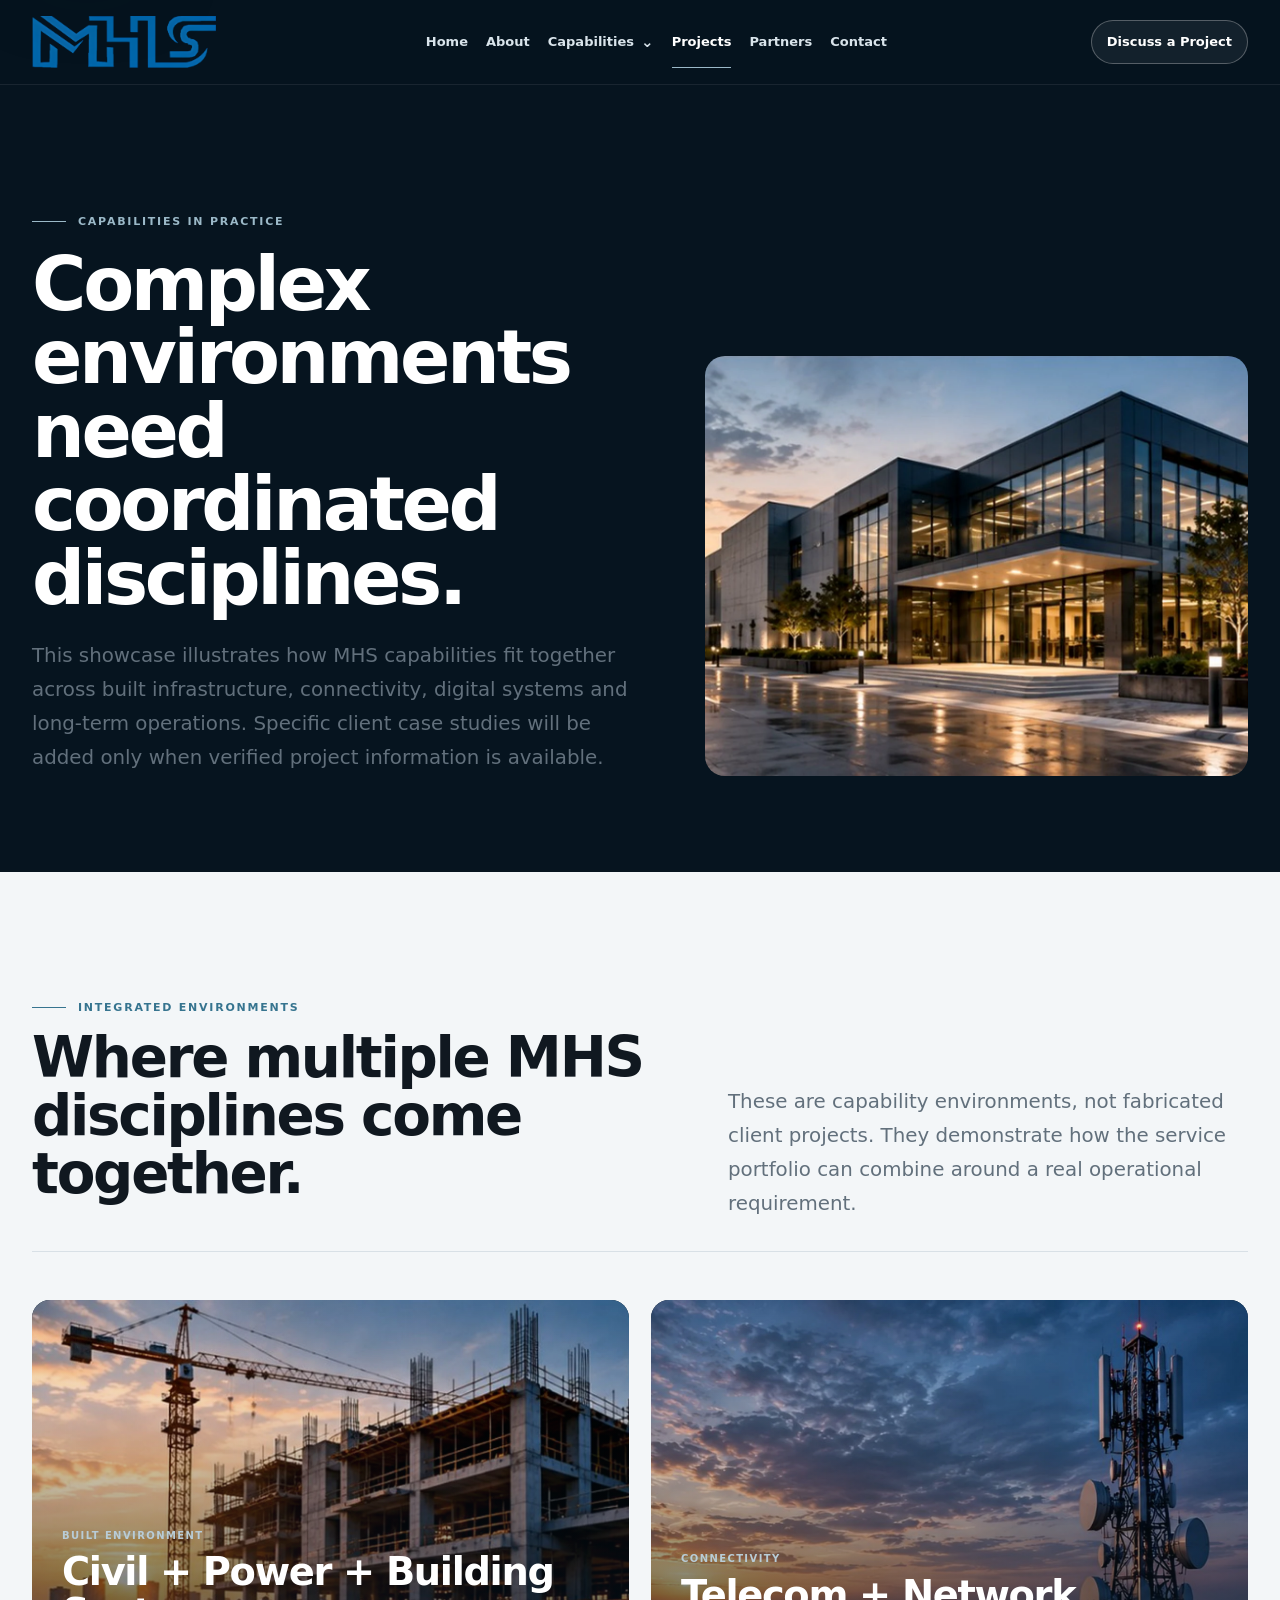
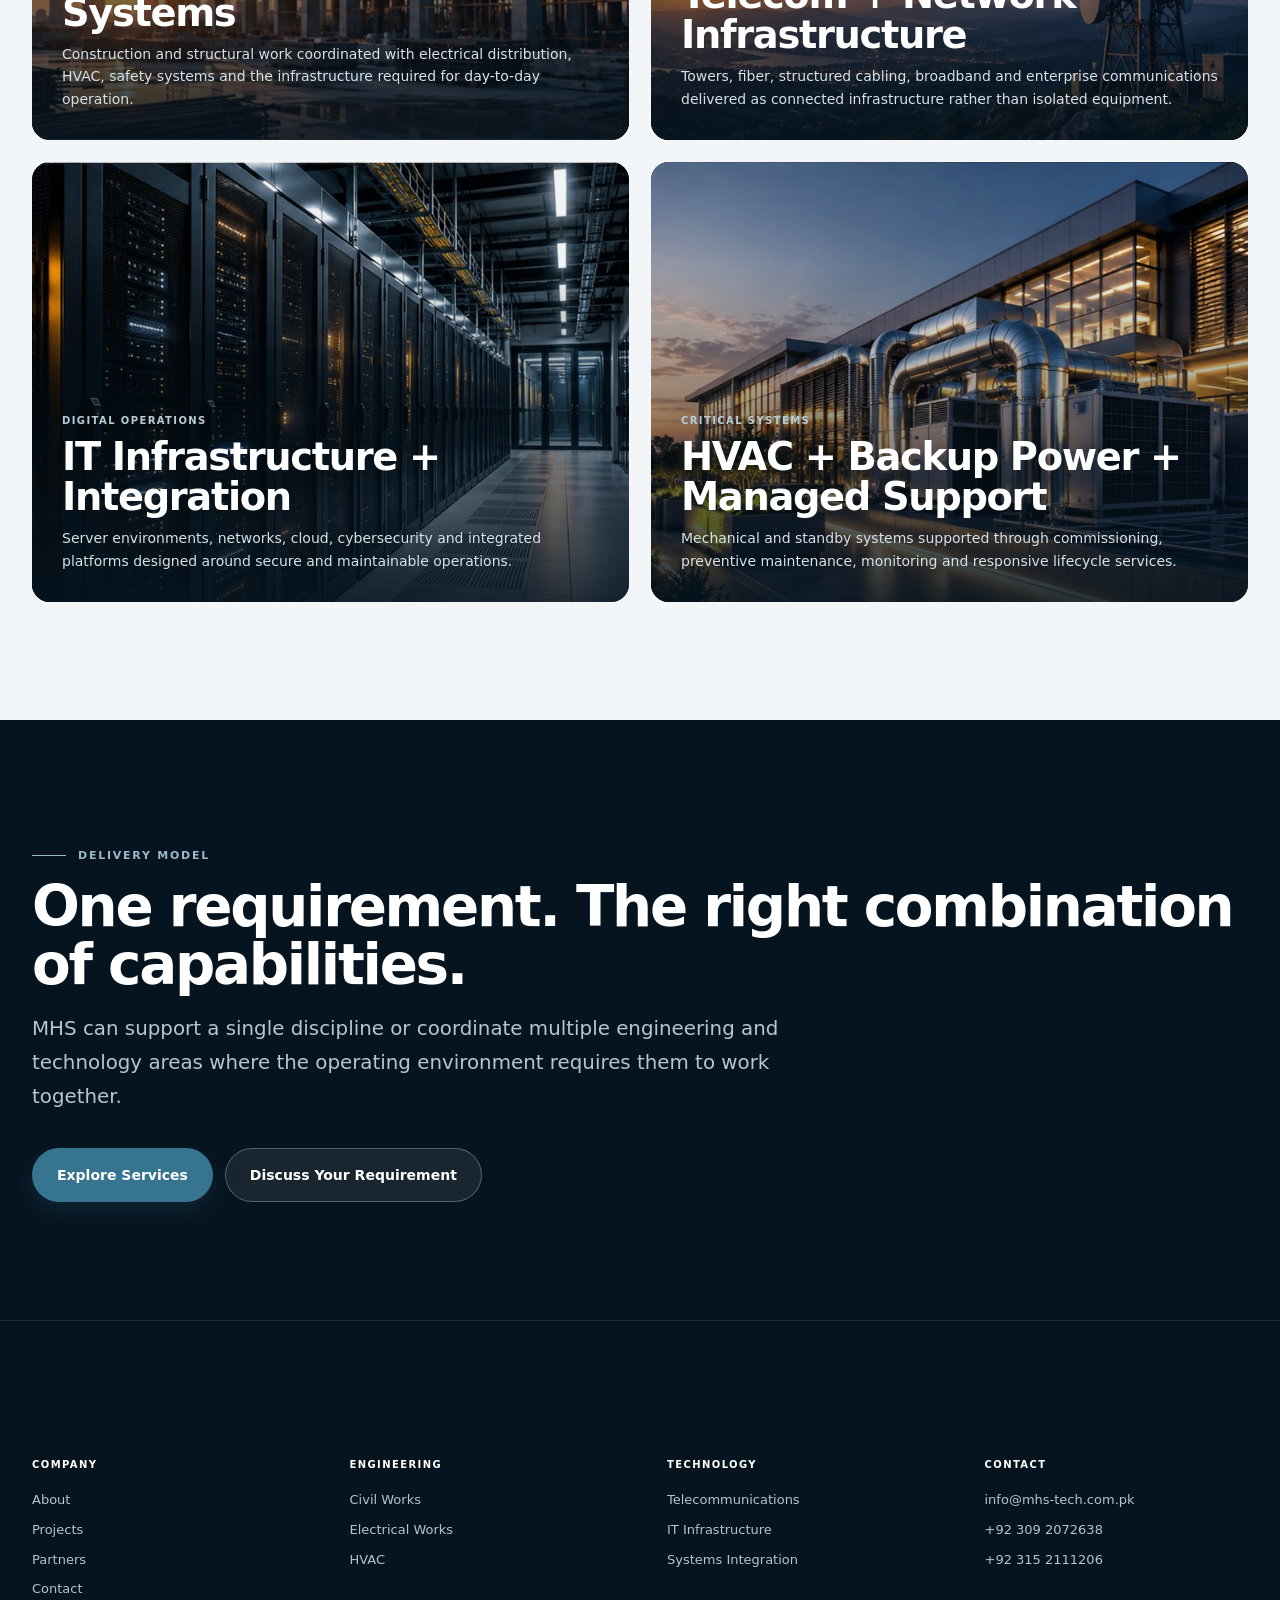
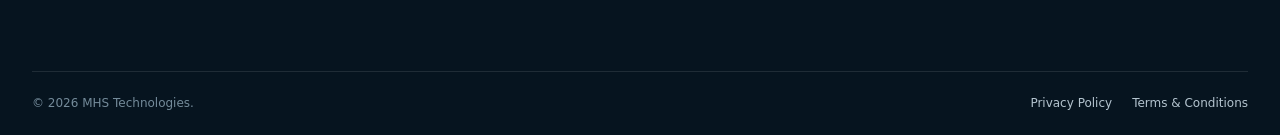
<file: public_html/projects.html>
<!doctype html>
<html lang="en">
<head>
  <meta charset="utf-8">
  <meta name="viewport" content="width=device-width,initial-scale=1">
  <title>Capabilities in Practice | MHS Technologies</title>
  <meta name="description" content="Explore how MHS Technologies brings civil, electrical, telecom, IT, systems integration and managed services together across real operating environments.">
  <meta name="robots" content="index,follow">
  <link rel="canonical" href="https://mhs-tech.com.pk/projects.html">
  <meta name="theme-color" content="#06141f">
  <link rel="icon" href="images/logo/mhs-favicon.webp" type="image/webp">
  <link rel="stylesheet" href="style.css?v=7">
  <link rel="stylesheet" href="extended-pages.css?v=2">
  <meta property="og:type" content="website">
  <meta property="og:title" content="Capabilities in Practice | MHS Technologies">
  <meta property="og:description" content="See how MHS engineering and technology disciplines come together across modern infrastructure environments.">
  <meta property="og:url" content="https://mhs-tech.com.pk/projects.html">
  <meta property="og:image" content="https://mhs-tech.com.pk/images/mhs-technologies-website-assets/corporate-facility-01.webp">
  <meta name="twitter:card" content="summary_large_image">
</head>
<body>
<a class="skip-link" href="#main-content">Skip to content</a>
<header class="site-header" data-site-header>
  <div class="header-shell">
    <a class="brand" href="/" aria-label="MHS Technologies home"><img src="images/logo/mhs-logo-2.png" alt="MHS Technologies"></a>
    <nav class="desktop-nav" aria-label="Primary navigation">
      <a href="/">Home</a><a href="about.html">About</a>
      <div class="nav-services"><button class="nav-services-toggle" type="button" aria-expanded="false">Capabilities <span class="nav-chevron">⌄</span></button><div class="mega-menu"><div class="mega-col"><span class="mega-label">Engineering</span><a href="services.html#civil">Civil Works</a><a href="services.html#electrical">Electrical Works</a><a href="services.html#hvac">HVAC Services</a><a href="services.html#dg">Critical Power</a><a href="services.html#fire">Fire Safety</a></div><div class="mega-col"><span class="mega-label">Technology</span><a href="services.html#telecom">Telecommunications</a><a href="services.html#it-works">IT Infrastructure &amp; Systems</a><a href="services.html#integration">Systems Integration</a></div><div class="mega-col"><span class="mega-label">Managed</span><a href="services.html#managed">Managed Infrastructure</a><a href="services.html#it">Managed IT</a><a class="mega-overview" href="services.html">View all capabilities →</a></div></div></div>
      <a href="projects.html" aria-current="page">Projects</a><a href="partners.html">Partners</a><a href="contact.html">Contact</a>
    </nav>
    <a class="btn header-cta" href="contact.html">Discuss a Project</a>
    <button class="menu-toggle" type="button" aria-expanded="false" aria-label="Open navigation"><span class="menu-toggle-lines"><span></span><span></span></span></button>
  </div>
  <nav class="mobile-panel" aria-label="Mobile navigation"><div class="mobile-panel-inner"><a href="/">Home</a><a href="about.html">About</a><a href="services.html">Capabilities</a><a href="projects.html" aria-current="page">Projects</a><a href="partners.html">Partners</a><a href="contact.html">Contact</a><a class="btn btn-primary mobile-cta" href="contact.html">Discuss a Project</a></div></nav>
</header>
<main id="main-content">
  <section class="showcase-hero">
    <div class="container showcase-hero-grid">
      <div class="reveal"><span class="eyebrow eyebrow-light">Capabilities in Practice</span><h1 class="display">Complex environments need coordinated disciplines.</h1><p class="lead">This showcase illustrates how MHS capabilities fit together across built infrastructure, connectivity, digital systems and long-term operations. Specific client case studies will be added only when verified project information is available.</p></div>
      <div class="showcase-hero-media reveal"><img src="images/mhs-technologies-website-assets/corporate-facility-01.webp" alt="Modern engineering and technology facility"></div>
    </div>
  </section>

  <section class="section section-ice">
    <div class="container">
      <div class="section-head reveal"><div><span class="eyebrow">Integrated Environments</span><h2 class="h2">Where multiple MHS disciplines come together.</h2></div><p class="lead">These are capability environments, not fabricated client projects. They demonstrate how the service portfolio can combine around a real operational requirement.</p></div>
      <div class="showcase-grid">
        <article class="showcase-card reveal"><img src="images/mhs-technologies-website-assets/civil-works-04.webp" alt="Civil and structural engineering environment" loading="lazy"><div class="showcase-card-content"><span>Built Environment</span><h2>Civil + Power + Building Systems</h2><p>Construction and structural work coordinated with electrical distribution, HVAC, safety systems and the infrastructure required for day-to-day operation.</p></div></article>
        <article class="showcase-card reveal"><img src="images/mhs-technologies-website-assets/telecom-01.webp" alt="Telecommunications tower infrastructure" loading="lazy"><div class="showcase-card-content"><span>Connectivity</span><h2>Telecom + Network Infrastructure</h2><p>Towers, fiber, structured cabling, broadband and enterprise communications delivered as connected infrastructure rather than isolated equipment.</p></div></article>
        <article class="showcase-card reveal"><img src="images/mhs-technologies-website-assets/it-infrastructure-05.webp" alt="Data center digital infrastructure" loading="lazy"><div class="showcase-card-content"><span>Digital Operations</span><h2>IT Infrastructure + Integration</h2><p>Server environments, networks, cloud, cybersecurity and integrated platforms designed around secure and maintainable operations.</p></div></article>
        <article class="showcase-card reveal"><img src="images/mhs-technologies-website-assets/hvac-01.webp" alt="Mechanical and HVAC plant systems" loading="lazy"><div class="showcase-card-content"><span>Critical Systems</span><h2>HVAC + Backup Power + Managed Support</h2><p>Mechanical and standby systems supported through commissioning, preventive maintenance, monitoring and responsive lifecycle services.</p></div></article>
      </div>
    </div>
  </section>

  <section class="section section-dark">
    <div class="container"><span class="eyebrow eyebrow-light">Delivery Model</span><h2 class="h2">One requirement. The right combination of capabilities.</h2><p class="lead">MHS can support a single discipline or coordinate multiple engineering and technology areas where the operating environment requires them to work together.</p><div class="hero-actions"><a class="btn btn-primary btn-large" href="services.html">Explore Services</a><a class="btn btn-glass btn-large" href="contact.html">Discuss Your Requirement</a></div></div>
  </section>
</main>
<footer class="footer footer-premium"><div class="container"><div class="footer-grid footer-grid-expanded"><div><h3>Company</h3><a href="about.html">About</a><a href="projects.html">Projects</a><a href="partners.html">Partners</a><a href="contact.html">Contact</a></div><div><h3>Engineering</h3><a href="services.html#civil">Civil Works</a><a href="services.html#electrical">Electrical Works</a><a href="services.html#hvac">HVAC</a></div><div><h3>Technology</h3><a href="services.html#telecom">Telecommunications</a><a href="services.html#it-works">IT Infrastructure</a><a href="services.html#integration">Systems Integration</a></div><div><h3>Contact</h3><a href="mailto:info@mhs-tech.com.pk">info@mhs-tech.com.pk</a><a href="tel:+923092072638">+92 309 2072638</a><a href="tel:+923152111206">+92 315 2111206</a></div></div><div class="footer-bottom"><span>© <span data-current-year></span> MHS Technologies.</span><div class="footer-legal"><a href="privacy_policy.html">Privacy Policy</a><a href="terms_cond.html">Terms &amp; Conditions</a></div></div></div></footer>
<script defer src="nav.js?v=7"></script>
</body></html>
</file>
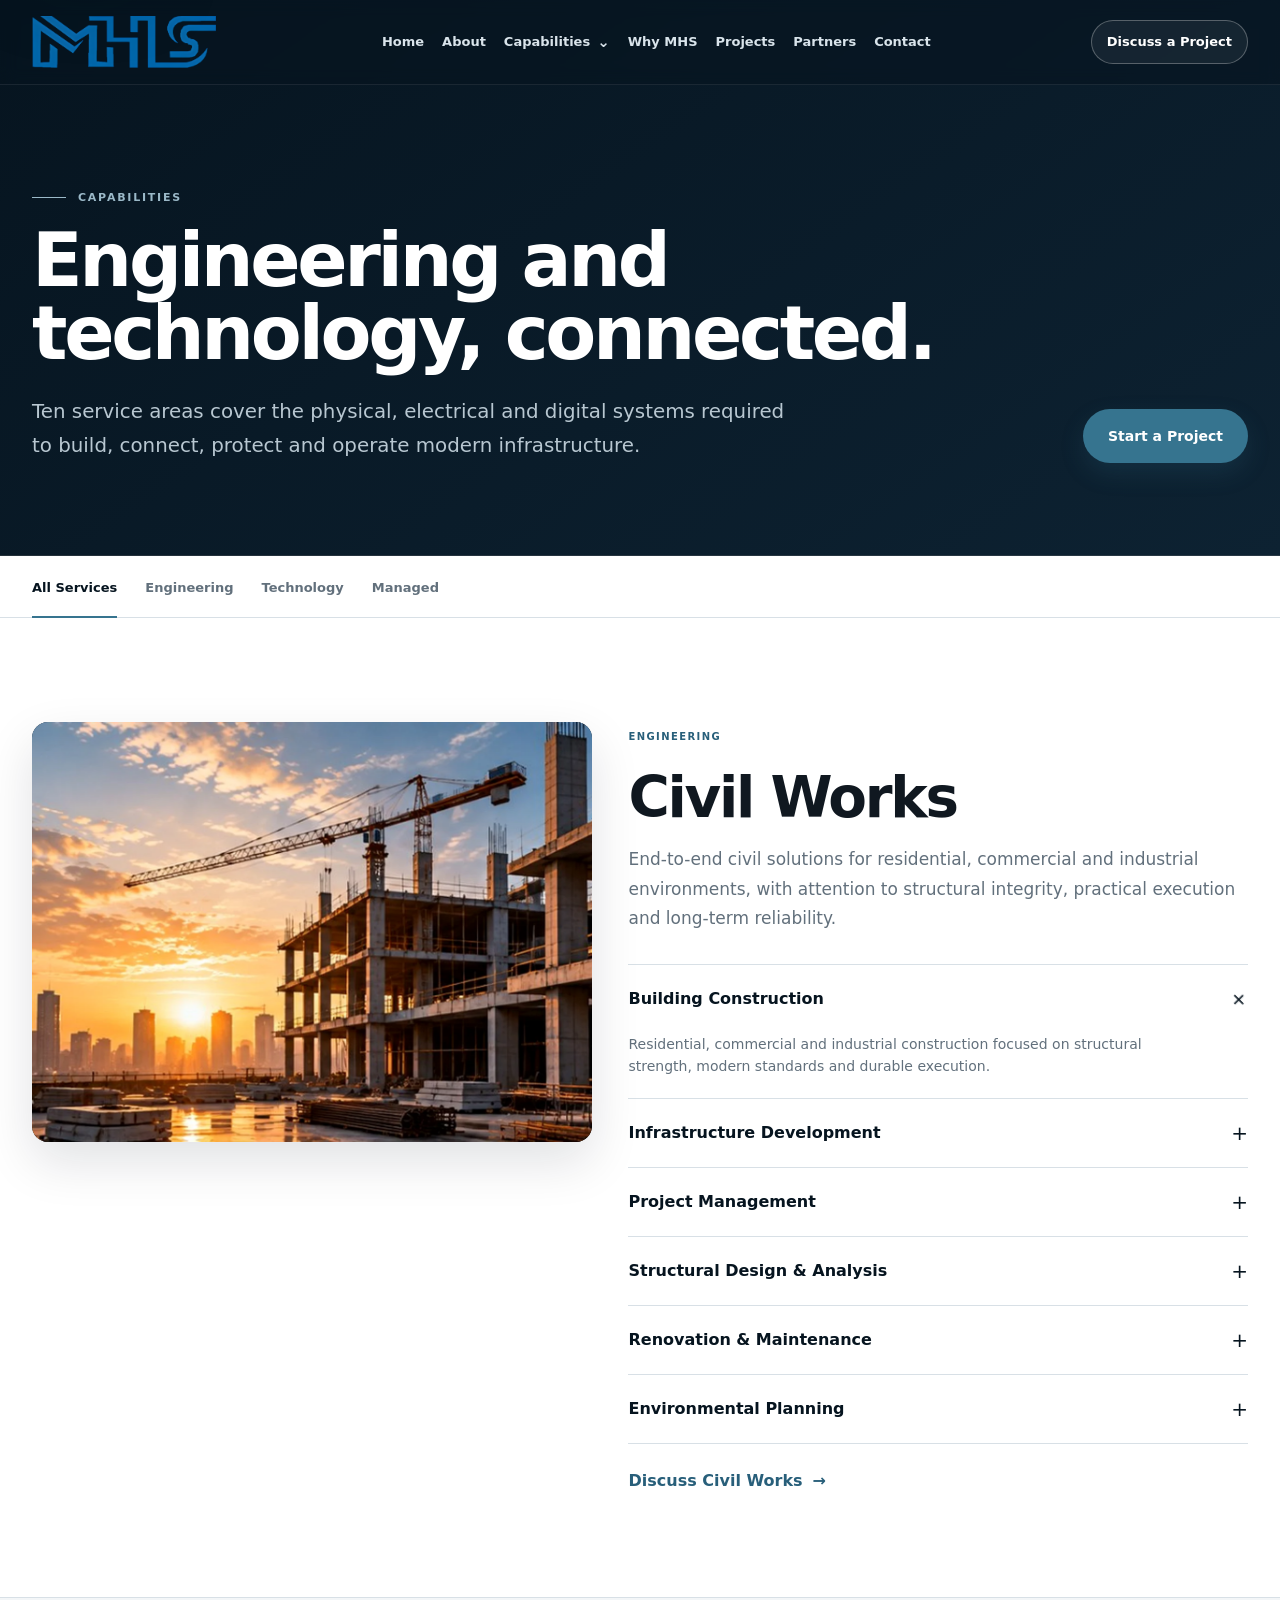
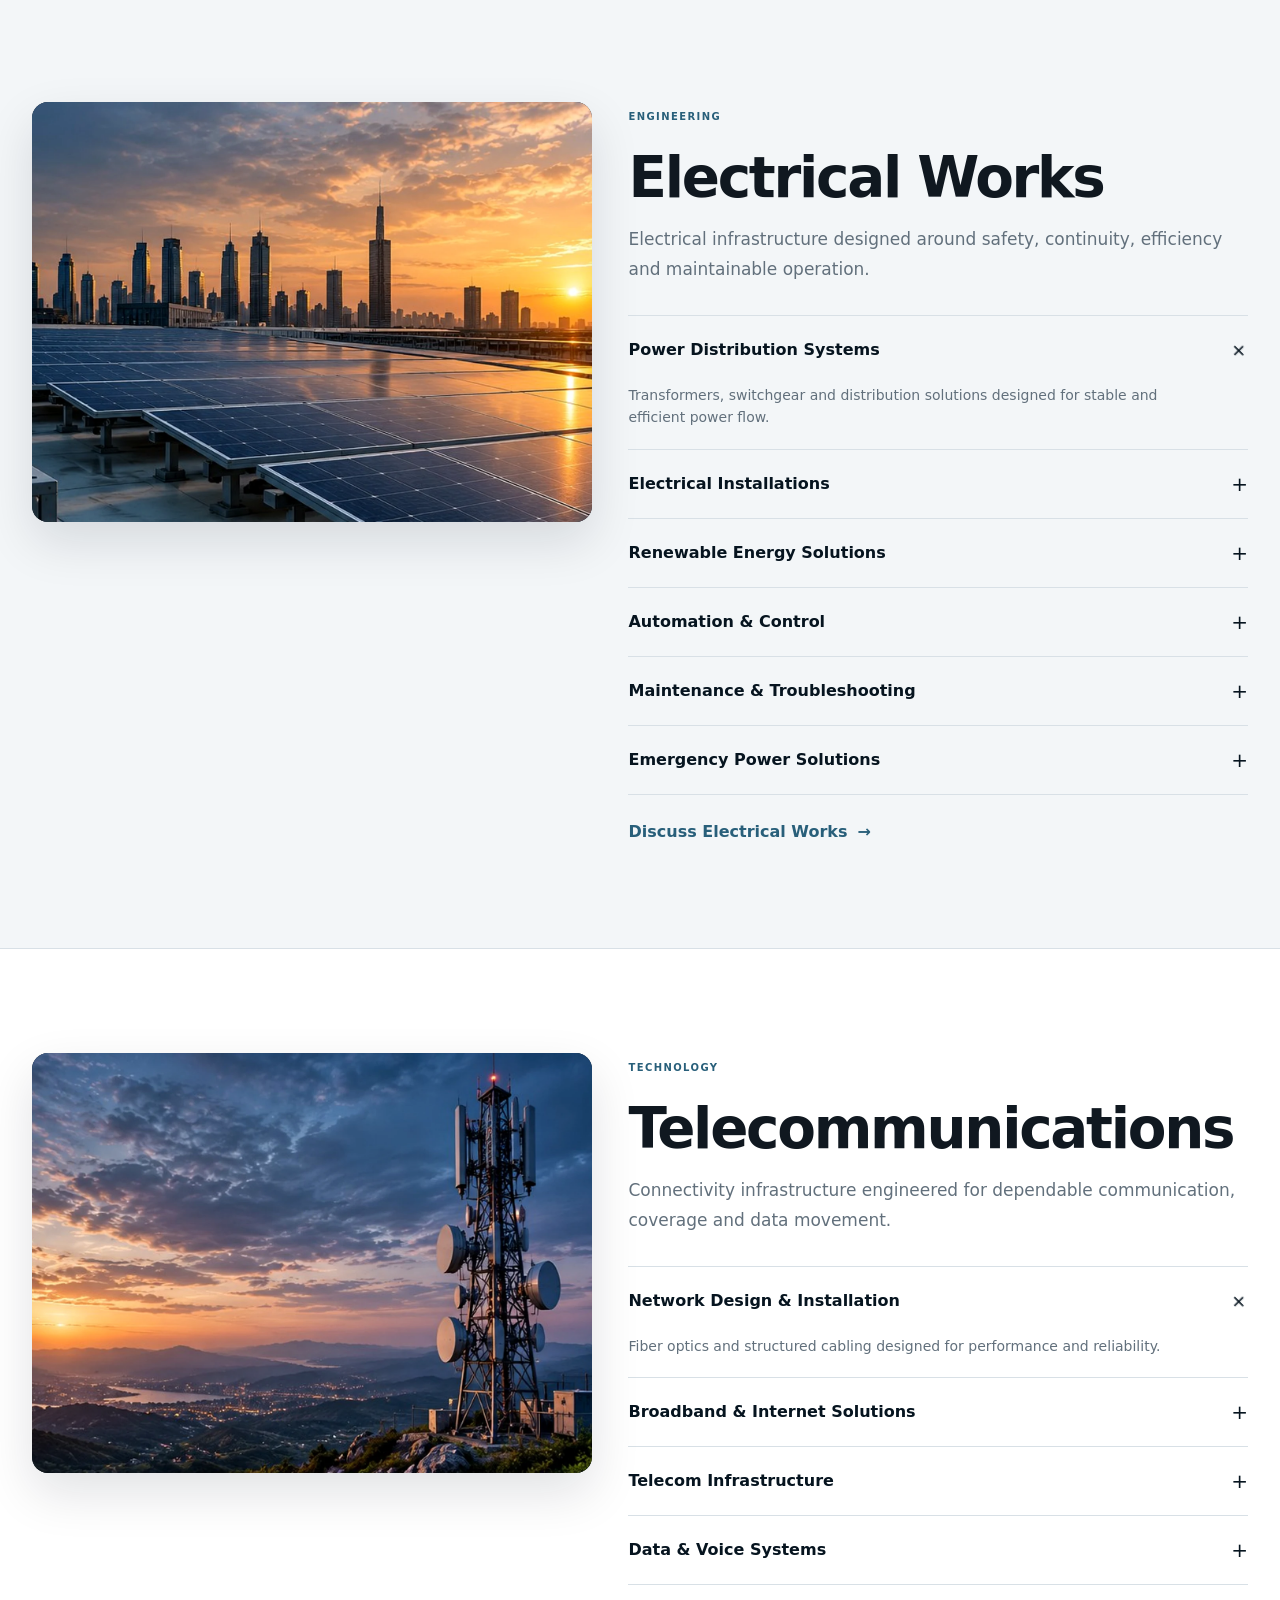
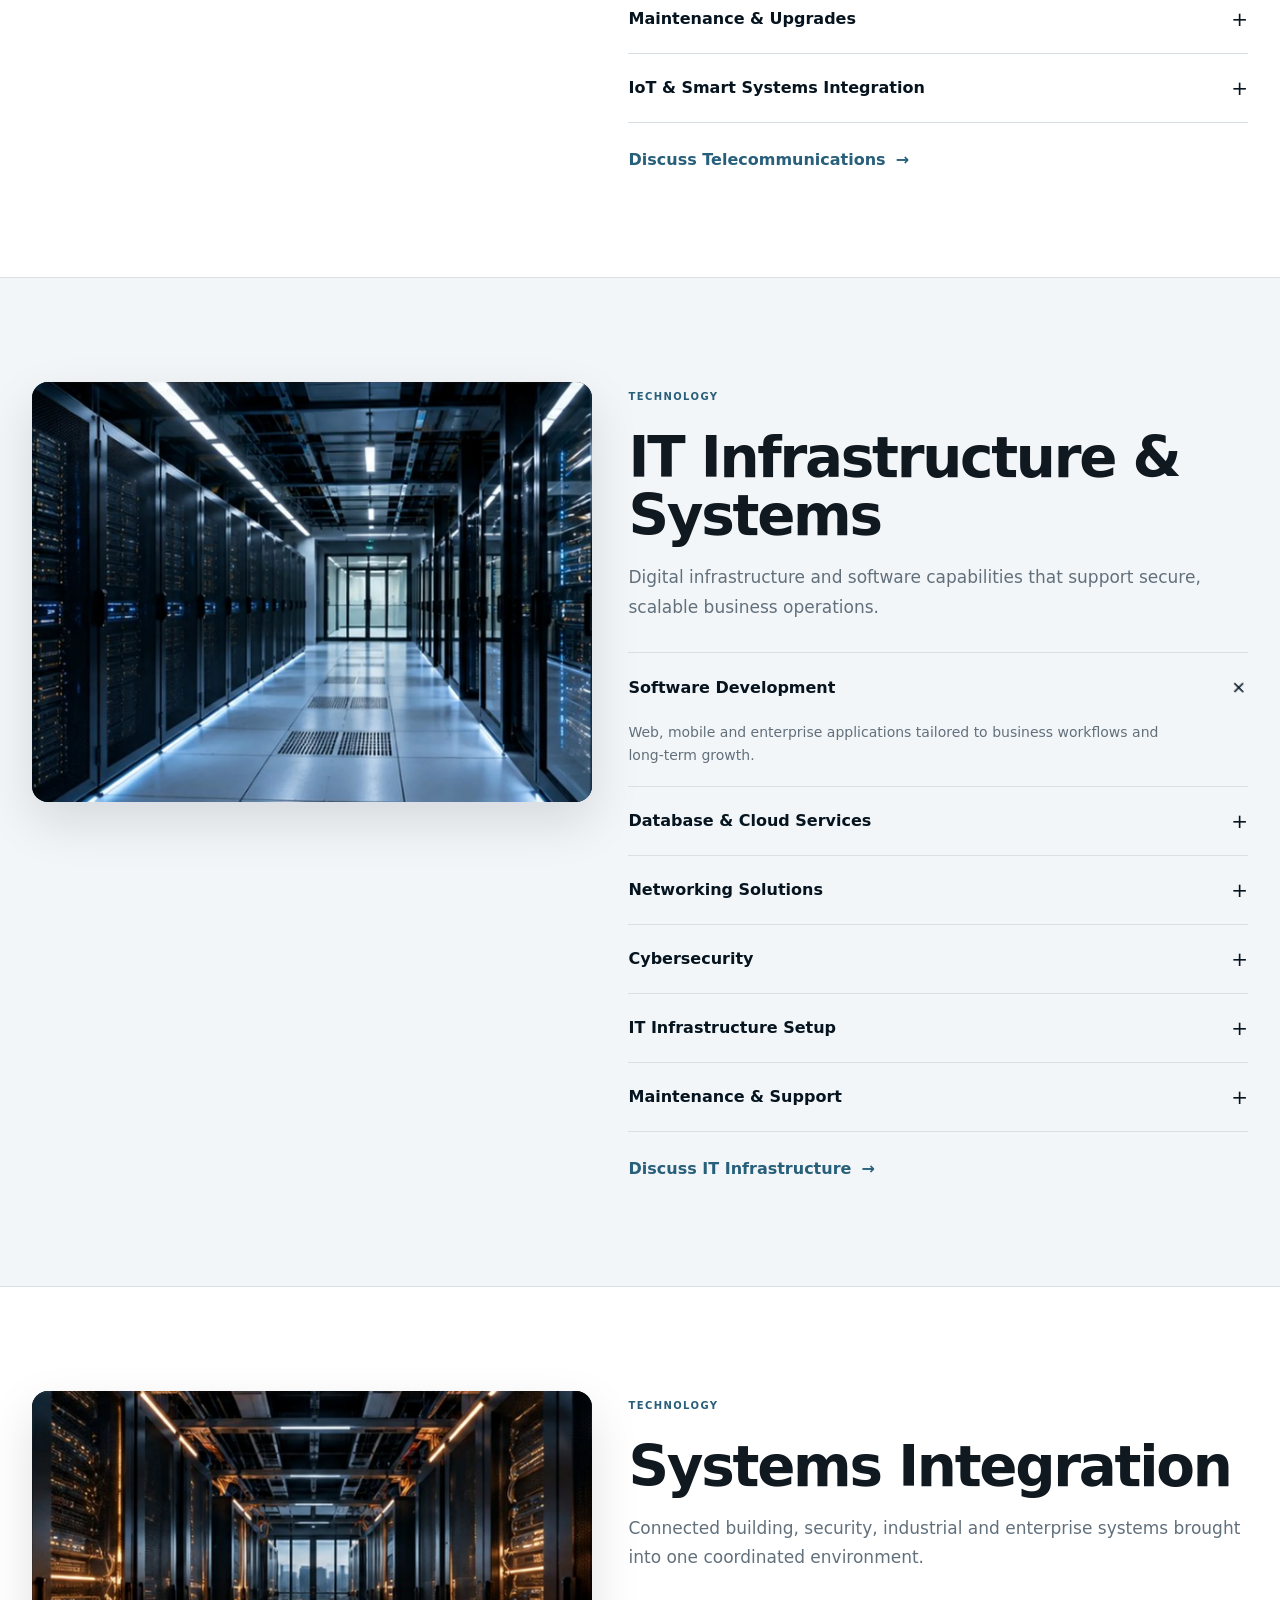
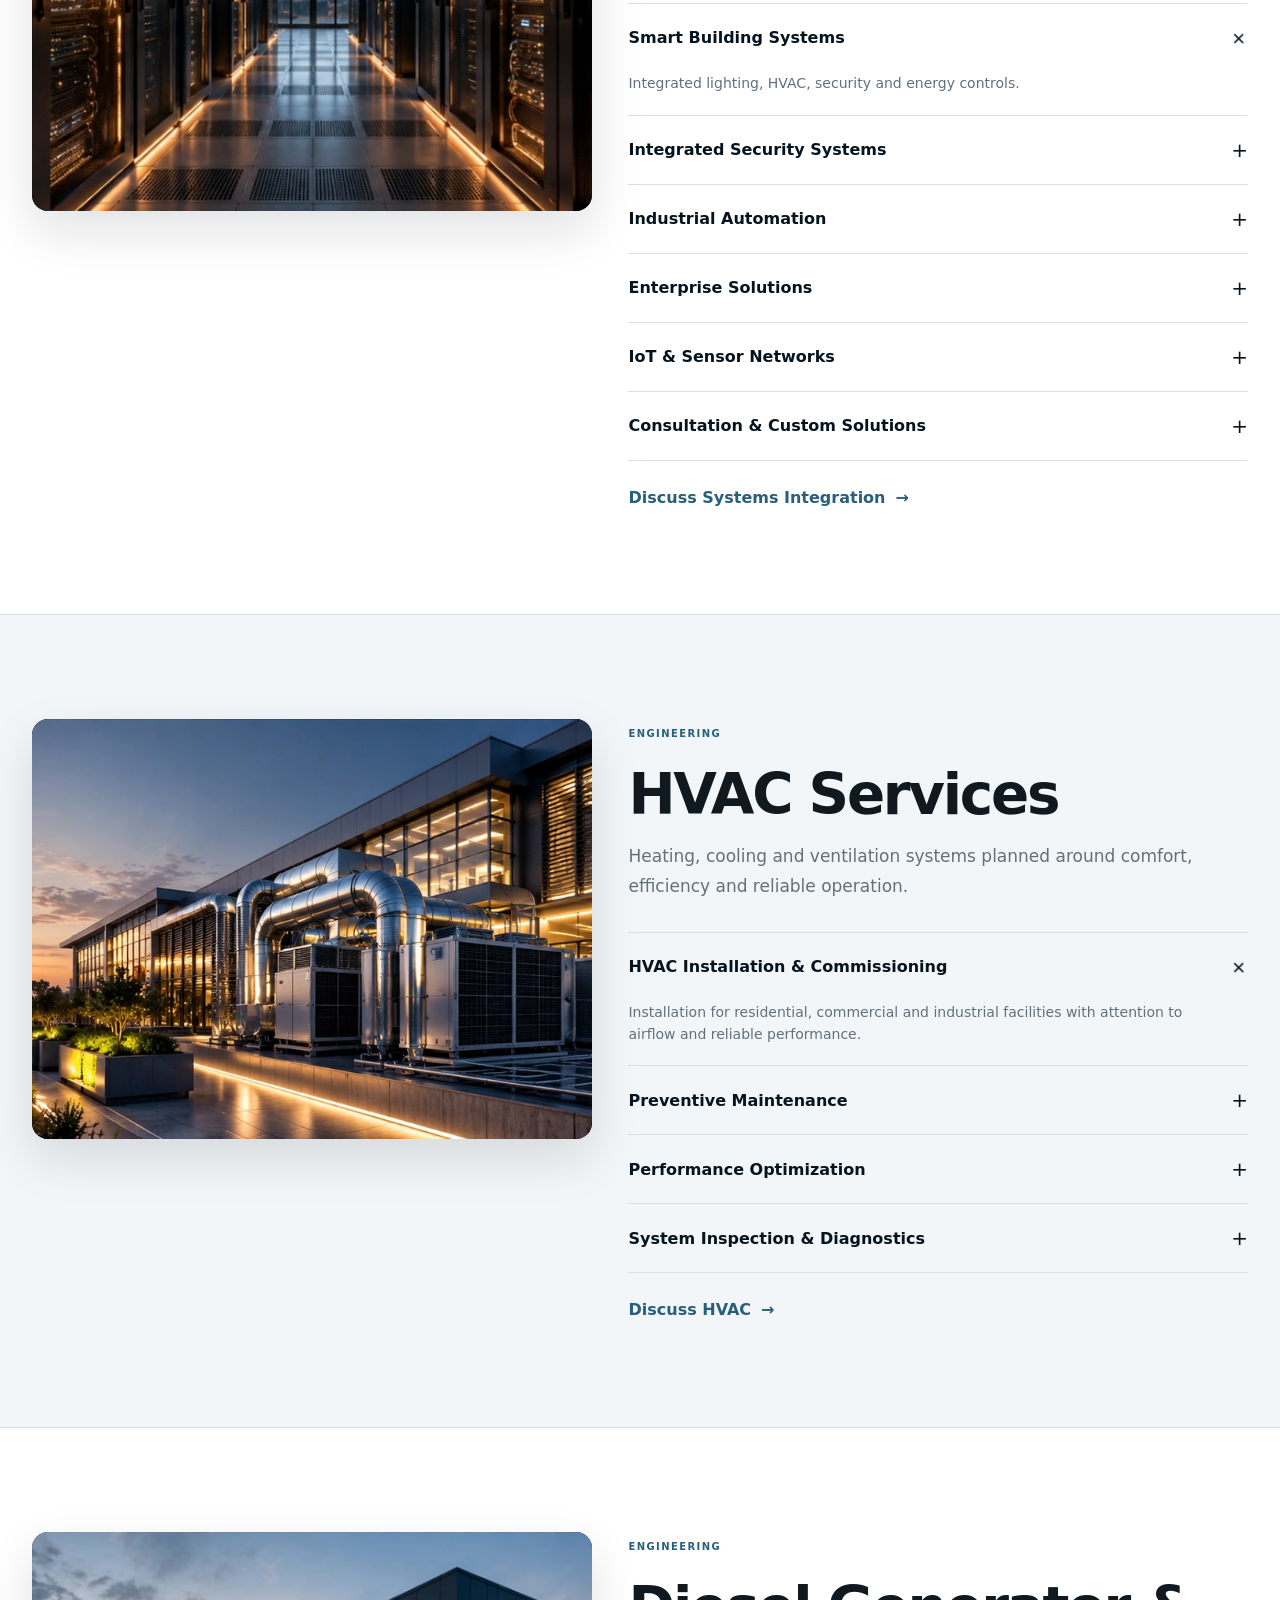
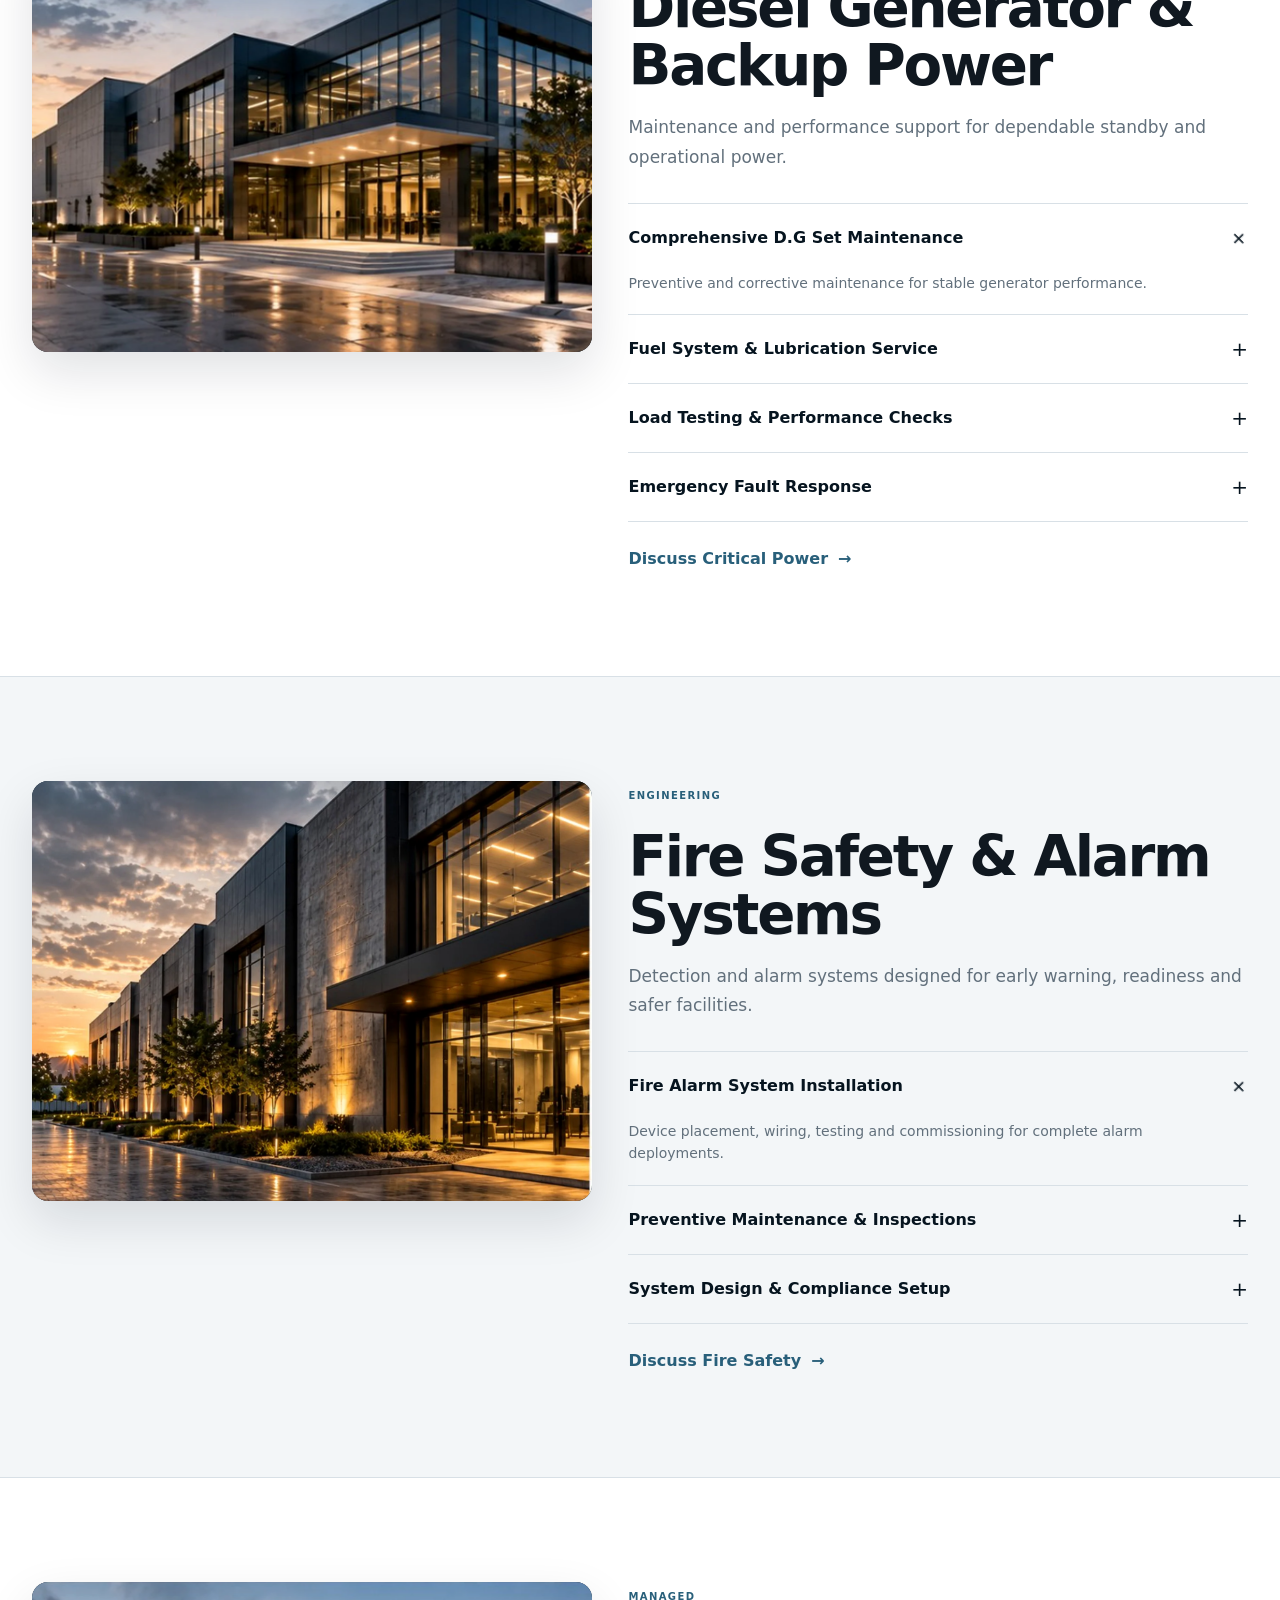
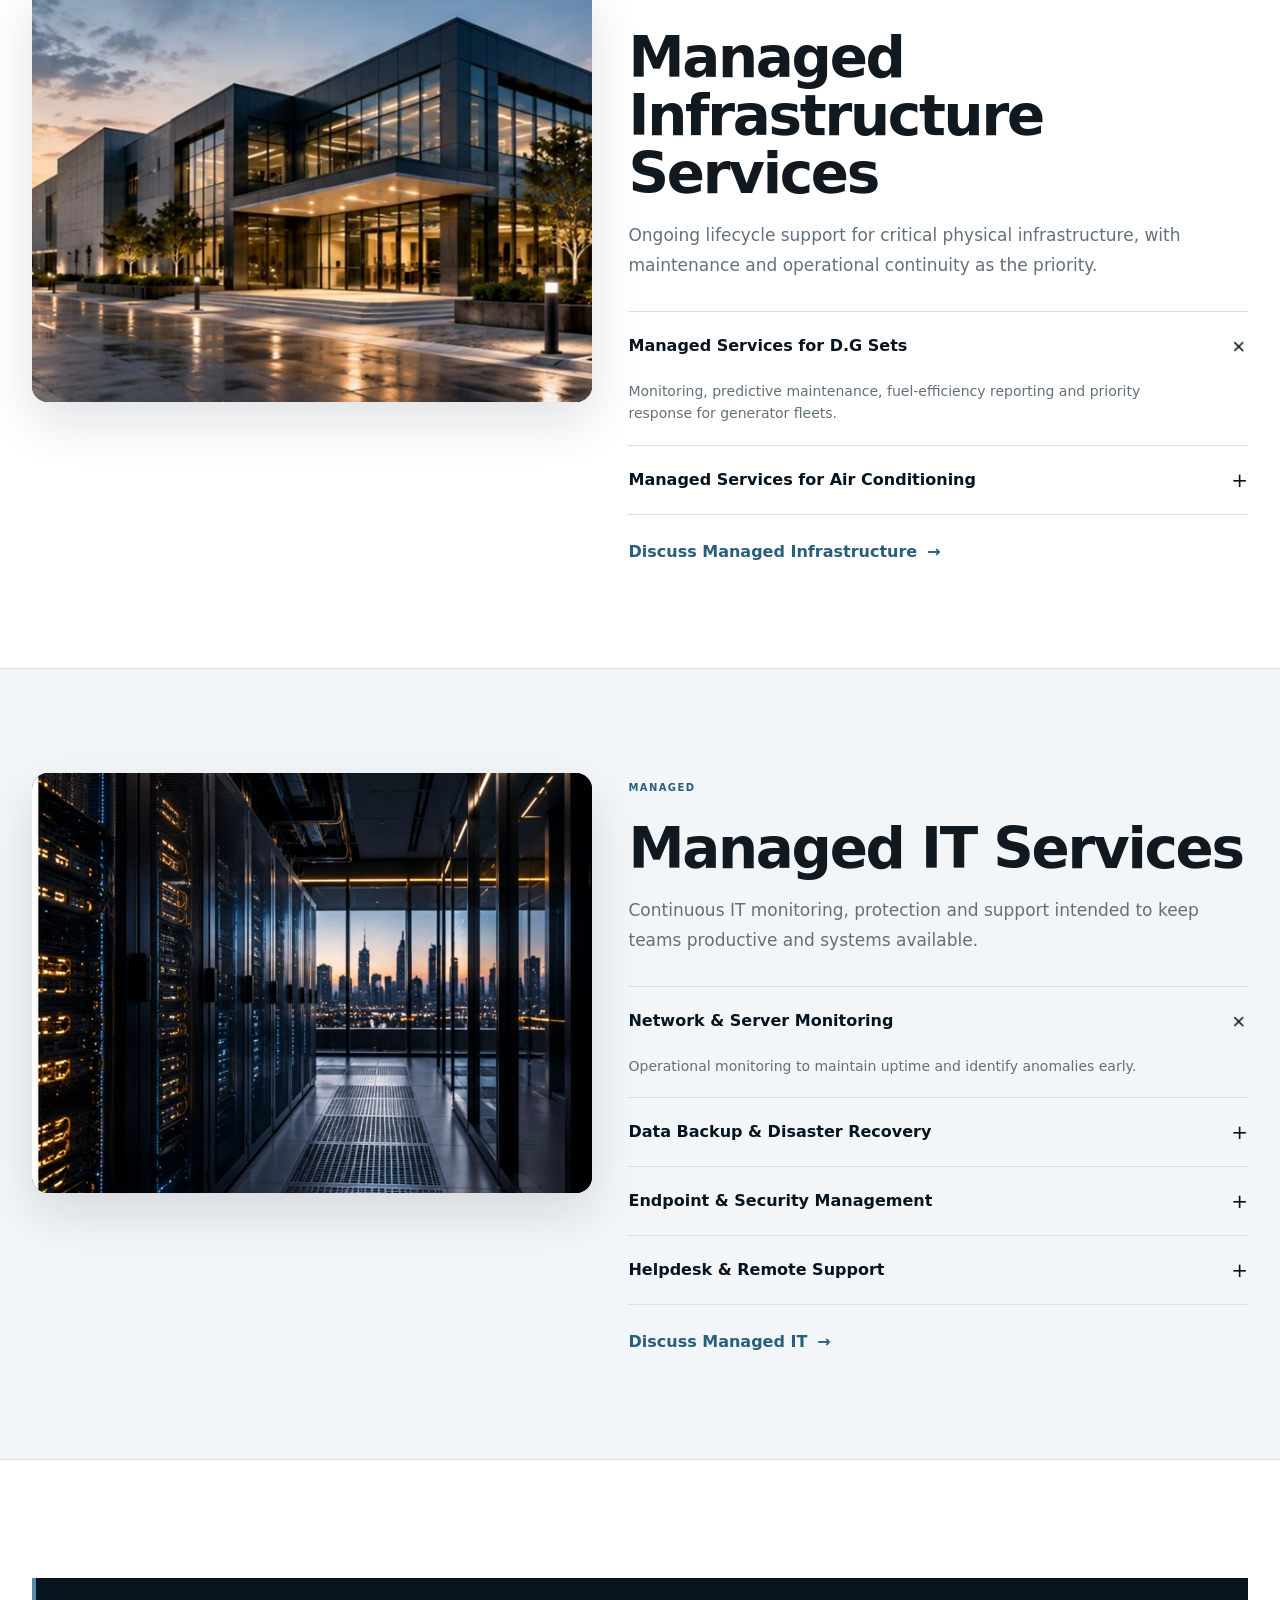
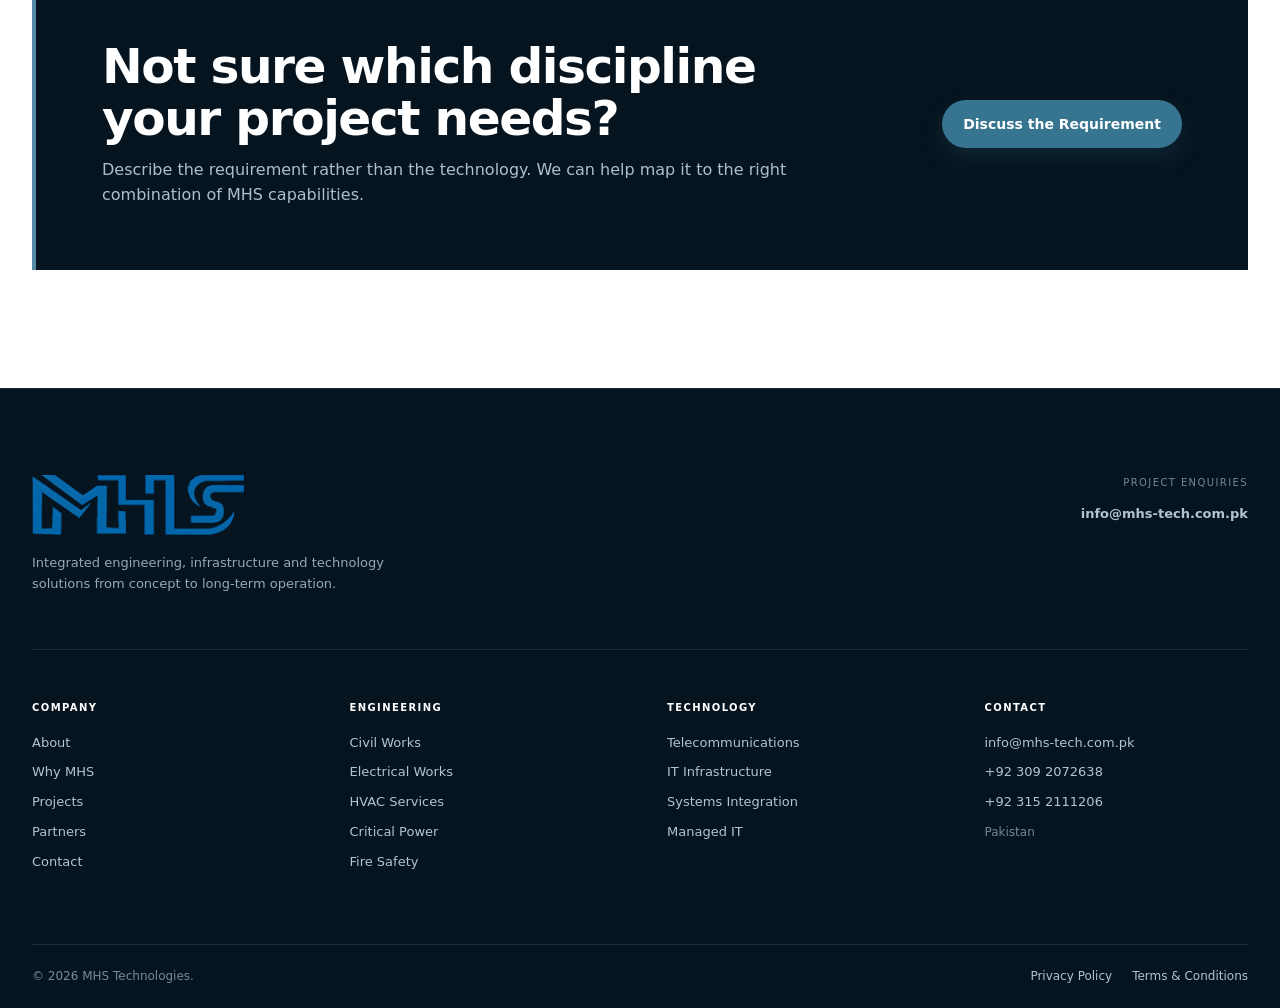
<file: public_html/services.html>
<!doctype html>
<html lang="en">
<head>
  <meta charset="utf-8">
  <meta name="viewport" content="width=device-width,initial-scale=1">
  <title>Engineering & Technology Services | MHS Technologies</title>
  <meta name="description" content="Explore MHS Technologies capabilities across civil works, electrical, telecommunications, IT infrastructure, systems integration, HVAC, backup power, fire safety and managed services.">
  <meta name="robots" content="index,follow">
  <link rel="canonical" href="https://mhs-tech.com.pk/services.html">
  <meta name="theme-color" content="#06141f">
  <link rel="icon" href="images/logo/mhs-favicon.webp" type="image/webp">
  <link rel="stylesheet" href="style.css?v=7">
  <link rel="stylesheet" href="extended-pages.css?v=3">
  <meta property="og:type" content="website">
  <meta property="og:title" content="Engineering & Technology Services | MHS Technologies">
  <meta property="og:description" content="Ten service areas covering the physical, electrical and digital systems required to build, connect, protect and operate modern infrastructure.">
  <meta property="og:url" content="https://mhs-tech.com.pk/services.html">
  <meta property="og:image" content="https://mhs-tech.com.pk/images/mhs-technologies-website-assets/telecom-03.webp">
  <meta name="twitter:card" content="summary_large_image">
</head>
<body>
<a class="skip-link" href="#main-content">Skip to content</a>
<header class="site-header" data-site-header>
  <div class="header-shell"><a class="brand" href="/" aria-label="MHS Technologies home"><img src="images/logo/mhs-logo-2.png" alt="MHS Technologies"></a><nav class="desktop-nav" aria-label="Primary navigation"><a href="/">Home</a><a href="about.html">About</a><div class="nav-services open-on-page"><button class="nav-services-toggle" type="button" aria-expanded="false">Capabilities <span class="nav-chevron">⌄</span></button><div class="mega-menu"><div class="mega-col"><span class="mega-label">Engineering</span><a href="#civil">Civil Works</a><a href="#electrical">Electrical Works</a><a href="#hvac">HVAC Services</a><a href="#dg">Critical Power</a><a href="#fire">Fire Safety</a></div><div class="mega-col"><span class="mega-label">Technology</span><a href="#telecom">Telecommunications</a><a href="#it-works">IT Infrastructure &amp; Systems</a><a href="#integration">Systems Integration</a></div><div class="mega-col"><span class="mega-label">Managed</span><a href="#managed">Managed Infrastructure</a><a href="#it">Managed IT Services</a></div></div></div><a href="about.html#why-mhs">Why MHS</a><a href="projects.html">Projects</a><a href="partners.html">Partners</a><a href="contact.html">Contact</a></nav><a class="btn header-cta" href="contact.html">Discuss a Project</a><button class="menu-toggle" type="button" aria-expanded="false" aria-label="Open navigation"><span class="menu-toggle-lines"><span></span><span></span></span></button></div>
  <nav class="mobile-panel" aria-label="Mobile navigation"><div class="mobile-panel-inner"><a href="/">Home</a><a href="about.html">About</a><div class="mobile-services"><button class="mobile-services-toggle" type="button" aria-expanded="false">Capabilities <span>+</span></button><div class="mobile-services-list"><a href="#civil">Civil Works</a><a href="#electrical">Electrical Works</a><a href="#telecom">Telecommunications</a><a href="#it-works">IT Infrastructure &amp; Systems</a><a href="#integration">Systems Integration</a><a href="#hvac">HVAC</a><a href="#dg">Critical Power</a><a href="#fire">Fire Safety</a><a href="#managed">Managed Infrastructure</a><a href="#it">Managed IT</a></div></div><a href="about.html#why-mhs">Why MHS</a><a href="projects.html">Projects</a><a href="partners.html">Partners</a><a href="contact.html">Contact</a><a class="btn btn-primary mobile-cta" href="contact.html">Discuss a Project</a></div></nav>
</header>

<main id="main-content">
<section class="page-hero"><div class="container services-intro-grid"><div><span class="eyebrow eyebrow-light">Capabilities</span><h1 class="display">Engineering and technology, connected.</h1><p class="lead">Ten service areas cover the physical, electrical and digital systems required to build, connect, protect and operate modern infrastructure.</p></div><a class="btn btn-primary btn-large" href="contact.html">Start a Project</a></div></section>

<div class="service-filter-bar"><div class="container service-filters"><button class="service-filter active" type="button" data-filter="all">All Services</button><button class="service-filter" type="button" data-filter="engineering">Engineering</button><button class="service-filter" type="button" data-filter="technology">Technology</button><button class="service-filter" type="button" data-filter="managed">Managed</button></div></div>

<section class="service-group" id="civil" data-group="engineering"><div class="container service-layout"><div class="service-media reveal"><img src="images/mhs-technologies-website-assets/civil-works-02.webp" alt="Civil works and construction infrastructure" loading="lazy"></div><div class="service-copy reveal"><span class="service-type">Engineering</span><h2 class="h2">Civil Works</h2><p>End-to-end civil solutions for residential, commercial and industrial environments, with attention to structural integrity, practical execution and long-term reliability.</p><div class="service-accordion"><div class="service-accordion-item open"><button class="service-accordion-button">Building Construction <span class="service-accordion-icon">+</span></button><div class="service-accordion-panel"><div class="service-accordion-inner"><p>Residential, commercial and industrial construction focused on structural strength, modern standards and durable execution.</p></div></div></div><div class="service-accordion-item"><button class="service-accordion-button">Infrastructure Development <span class="service-accordion-icon">+</span></button><div class="service-accordion-panel"><div class="service-accordion-inner"><p>Roads, bridges, drainage and associated infrastructure engineered for safe and sustainable use.</p></div></div></div><div class="service-accordion-item"><button class="service-accordion-button">Project Management <span class="service-accordion-icon">+</span></button><div class="service-accordion-panel"><div class="service-accordion-inner"><p>Planning, supervision, coordination and quality oversight throughout the project lifecycle.</p></div></div></div><div class="service-accordion-item"><button class="service-accordion-button">Structural Design &amp; Analysis <span class="service-accordion-icon">+</span></button><div class="service-accordion-panel"><div class="service-accordion-inner"><p>Engineering design and analysis to support stability, compliance and optimized structural performance.</p></div></div></div><div class="service-accordion-item"><button class="service-accordion-button">Renovation &amp; Maintenance <span class="service-accordion-icon">+</span></button><div class="service-accordion-panel"><div class="service-accordion-inner"><p>Renovation, retrofitting and preventive maintenance to extend asset life and improve existing facilities.</p></div></div></div><div class="service-accordion-item"><button class="service-accordion-button">Environmental Planning <span class="service-accordion-icon">+</span></button><div class="service-accordion-panel"><div class="service-accordion-inner"><p>Practical environmental considerations and regulatory alignment incorporated into project planning.</p></div></div></div></div><div class="service-action"><a class="text-link" href="contact.html?service=civil">Discuss Civil Works <span>→</span></a></div></div></div></section>

<section class="service-group section-ice" id="electrical" data-group="engineering"><div class="container service-layout"><div class="service-media reveal"><img src="images/services-page/electrical-works.webp" alt="Electrical infrastructure and power distribution" loading="lazy"></div><div class="service-copy reveal"><span class="service-type">Engineering</span><h2 class="h2">Electrical Works</h2><p>Electrical infrastructure designed around safety, continuity, efficiency and maintainable operation.</p><div class="service-accordion"><div class="service-accordion-item open"><button class="service-accordion-button">Power Distribution Systems <span class="service-accordion-icon">+</span></button><div class="service-accordion-panel"><div class="service-accordion-inner"><p>Transformers, switchgear and distribution solutions designed for stable and efficient power flow.</p></div></div></div><div class="service-accordion-item"><button class="service-accordion-button">Electrical Installations <span class="service-accordion-icon">+</span></button><div class="service-accordion-panel"><div class="service-accordion-inner"><p>Wiring, panels, lighting and complete installation works aligned with safety and performance requirements.</p></div></div></div><div class="service-accordion-item"><button class="service-accordion-button">Renewable Energy Solutions <span class="service-accordion-icon">+</span></button><div class="service-accordion-panel"><div class="service-accordion-inner"><p>Solar and energy-efficient solutions intended to improve resilience and reduce operating cost.</p></div></div></div><div class="service-accordion-item"><button class="service-accordion-button">Automation &amp; Control <span class="service-accordion-icon">+</span></button><div class="service-accordion-panel"><div class="service-accordion-inner"><p>Smart controls for lighting, buildings and energy management.</p></div></div></div><div class="service-accordion-item"><button class="service-accordion-button">Maintenance &amp; Troubleshooting <span class="service-accordion-icon">+</span></button><div class="service-accordion-panel"><div class="service-accordion-inner"><p>Inspection, diagnostics and corrective maintenance for reliable electrical operation.</p></div></div></div><div class="service-accordion-item"><button class="service-accordion-button">Emergency Power Solutions <span class="service-accordion-icon">+</span></button><div class="service-accordion-panel"><div class="service-accordion-inner"><p>Generator and UPS solutions for continuity during critical power interruptions.</p></div></div></div></div><div class="service-action"><a class="text-link" href="contact.html?service=electrical">Discuss Electrical Works <span>→</span></a></div></div></div></section>

<section class="service-group" id="telecom" data-group="technology"><div class="container service-layout"><div class="service-media reveal"><img src="images/mhs-technologies-website-assets/telecom-01.webp" alt="Telecommunications tower infrastructure" loading="lazy"></div><div class="service-copy reveal"><span class="service-type">Technology</span><h2 class="h2">Telecommunications</h2><p>Connectivity infrastructure engineered for dependable communication, coverage and data movement.</p><div class="service-accordion"><div class="service-accordion-item open"><button class="service-accordion-button">Network Design &amp; Installation <span class="service-accordion-icon">+</span></button><div class="service-accordion-panel"><div class="service-accordion-inner"><p>Fiber optics and structured cabling designed for performance and reliability.</p></div></div></div><div class="service-accordion-item"><button class="service-accordion-button">Broadband &amp; Internet Solutions <span class="service-accordion-icon">+</span></button><div class="service-accordion-panel"><div class="service-accordion-inner"><p>High-speed connectivity solutions tailored to organizational scale and site requirements.</p></div></div></div><div class="service-accordion-item"><button class="service-accordion-button">Telecom Infrastructure <span class="service-accordion-icon">+</span></button><div class="service-accordion-panel"><div class="service-accordion-inner"><p>Towers, antennas and repeaters for coverage, stability and durable deployment.</p></div></div></div><div class="service-accordion-item"><button class="service-accordion-button">Data &amp; Voice Systems <span class="service-accordion-icon">+</span></button><div class="service-accordion-panel"><div class="service-accordion-inner"><p>PBX, VoIP and enterprise communication systems.</p></div></div></div><div class="service-accordion-item"><button class="service-accordion-button">Maintenance &amp; Upgrades <span class="service-accordion-icon">+</span></button><div class="service-accordion-panel"><div class="service-accordion-inner"><p>Monitoring, fault resolution and network upgrades for ongoing performance.</p></div></div></div><div class="service-accordion-item"><button class="service-accordion-button">IoT &amp; Smart Systems Integration <span class="service-accordion-icon">+</span></button><div class="service-accordion-panel"><div class="service-accordion-inner"><p>Connected sensors and devices supporting monitoring, automation and smart environments.</p></div></div></div></div><div class="service-action"><a class="text-link" href="contact.html?service=telecom">Discuss Telecommunications <span>→</span></a></div></div></div></section>

<section class="service-group section-ice" id="it-works" data-group="technology"><div class="container service-layout"><div class="service-media reveal"><img src="images/mhs-technologies-website-assets/it-infrastructure-02.webp" alt="IT infrastructure and data center systems" loading="lazy"></div><div class="service-copy reveal"><span class="service-type">Technology</span><h2 class="h2">IT Infrastructure &amp; Systems</h2><p>Digital infrastructure and software capabilities that support secure, scalable business operations.</p><div class="service-accordion"><div class="service-accordion-item open"><button class="service-accordion-button">Software Development <span class="service-accordion-icon">+</span></button><div class="service-accordion-panel"><div class="service-accordion-inner"><p>Web, mobile and enterprise applications tailored to business workflows and long-term growth.</p></div></div></div><div class="service-accordion-item"><button class="service-accordion-button">Database &amp; Cloud Services <span class="service-accordion-icon">+</span></button><div class="service-accordion-panel"><div class="service-accordion-inner"><p>Database management, secure storage, migration and cloud architecture.</p></div></div></div><div class="service-accordion-item"><button class="service-accordion-button">Networking Solutions <span class="service-accordion-icon">+</span></button><div class="service-accordion-panel"><div class="service-accordion-inner"><p>LAN, WAN, Wi-Fi and VPN deployments for stable and secure connectivity.</p></div></div></div><div class="service-accordion-item"><button class="service-accordion-button">Cybersecurity <span class="service-accordion-icon">+</span></button><div class="service-accordion-panel"><div class="service-accordion-inner"><p>Security audits, firewall design and threat detection controls.</p></div></div></div><div class="service-accordion-item"><button class="service-accordion-button">IT Infrastructure Setup <span class="service-accordion-icon">+</span></button><div class="service-accordion-panel"><div class="service-accordion-inner"><p>Server rooms, data centers and supporting infrastructure designed for scalable operation.</p></div></div></div><div class="service-accordion-item"><button class="service-accordion-button">Maintenance &amp; Support <span class="service-accordion-icon">+</span></button><div class="service-accordion-panel"><div class="service-accordion-inner"><p>Technical support, troubleshooting and upgrades for ongoing reliability.</p></div></div></div></div><div class="service-action"><a class="text-link" href="contact.html?service=it-works">Discuss IT Infrastructure <span>→</span></a></div></div></div></section>

<section class="service-group" id="integration" data-group="technology"><div class="container service-layout"><div class="service-media reveal"><img src="images/mhs-technologies-website-assets/it-infrastructure-04.webp" alt="Integrated digital and building systems" loading="lazy"></div><div class="service-copy reveal"><span class="service-type">Technology</span><h2 class="h2">Systems Integration</h2><p>Connected building, security, industrial and enterprise systems brought into one coordinated environment.</p><div class="service-accordion"><div class="service-accordion-item open"><button class="service-accordion-button">Smart Building Systems <span class="service-accordion-icon">+</span></button><div class="service-accordion-panel"><div class="service-accordion-inner"><p>Integrated lighting, HVAC, security and energy controls.</p></div></div></div><div class="service-accordion-item"><button class="service-accordion-button">Integrated Security Systems <span class="service-accordion-icon">+</span></button><div class="service-accordion-panel"><div class="service-accordion-inner"><p>CCTV, access control and alarm systems coordinated for monitored environments.</p></div></div></div><div class="service-accordion-item"><button class="service-accordion-button">Industrial Automation <span class="service-accordion-icon">+</span></button><div class="service-accordion-panel"><div class="service-accordion-inner"><p>SCADA and PLC-based automation to improve industrial visibility and control.</p></div></div></div><div class="service-accordion-item"><button class="service-accordion-button">Enterprise Solutions <span class="service-accordion-icon">+</span></button><div class="service-accordion-panel"><div class="service-accordion-inner"><p>IT, telecom and electrical systems connected into cohesive enterprise platforms.</p></div></div></div><div class="service-accordion-item"><button class="service-accordion-button">IoT &amp; Sensor Networks <span class="service-accordion-icon">+</span></button><div class="service-accordion-panel"><div class="service-accordion-inner"><p>Sensor networks enabling real-time monitoring, automation and data-driven decisions.</p></div></div></div><div class="service-accordion-item"><button class="service-accordion-button">Consultation &amp; Custom Solutions <span class="service-accordion-icon">+</span></button><div class="service-accordion-panel"><div class="service-accordion-inner"><p>Custom architecture and advisory for complex operational and technical requirements.</p></div></div></div></div><div class="service-action"><a class="text-link" href="contact.html?service=integration">Discuss Systems Integration <span>→</span></a></div></div></div></section>

<section class="service-group section-ice" id="hvac" data-group="engineering"><div class="container service-layout"><div class="service-media reveal"><img src="images/mhs-technologies-website-assets/hvac-01.webp" alt="HVAC and mechanical infrastructure" loading="lazy"></div><div class="service-copy reveal"><span class="service-type">Engineering</span><h2 class="h2">HVAC Services</h2><p>Heating, cooling and ventilation systems planned around comfort, efficiency and reliable operation.</p><div class="service-accordion"><div class="service-accordion-item open"><button class="service-accordion-button">HVAC Installation &amp; Commissioning <span class="service-accordion-icon">+</span></button><div class="service-accordion-panel"><div class="service-accordion-inner"><p>Installation for residential, commercial and industrial facilities with attention to airflow and reliable performance.</p></div></div></div><div class="service-accordion-item"><button class="service-accordion-button">Preventive Maintenance <span class="service-accordion-icon">+</span></button><div class="service-accordion-panel"><div class="service-accordion-inner"><p>Scheduled inspections, cleaning and system tuning.</p></div></div></div><div class="service-accordion-item"><button class="service-accordion-button">Performance Optimization <span class="service-accordion-icon">+</span></button><div class="service-accordion-panel"><div class="service-accordion-inner"><p>Troubleshooting, airflow balancing and efficiency improvement.</p></div></div></div><div class="service-accordion-item"><button class="service-accordion-button">System Inspection &amp; Diagnostics <span class="service-accordion-icon">+</span></button><div class="service-accordion-panel"><div class="service-accordion-inner"><p>Health checks intended to identify faults before they become disruptive.</p></div></div></div></div><div class="service-action"><a class="text-link" href="contact.html?service=hvac">Discuss HVAC <span>→</span></a></div></div></div></section>

<section class="service-group" id="dg" data-group="engineering"><div class="container service-layout"><div class="service-media reveal"><img src="images/services-page/dg_gen.webp" alt="Diesel generator and backup power systems" loading="lazy"></div><div class="service-copy reveal"><span class="service-type">Engineering</span><h2 class="h2">Diesel Generator &amp; Backup Power</h2><p>Maintenance and performance support for dependable standby and operational power.</p><div class="service-accordion"><div class="service-accordion-item open"><button class="service-accordion-button">Comprehensive D.G Set Maintenance <span class="service-accordion-icon">+</span></button><div class="service-accordion-panel"><div class="service-accordion-inner"><p>Preventive and corrective maintenance for stable generator performance.</p></div></div></div><div class="service-accordion-item"><button class="service-accordion-button">Fuel System &amp; Lubrication Service <span class="service-accordion-icon">+</span></button><div class="service-accordion-panel"><div class="service-accordion-inner"><p>Fuel-line, lubrication and efficiency service to support reliability and equipment life.</p></div></div></div><div class="service-accordion-item"><button class="service-accordion-button">Load Testing &amp; Performance Checks <span class="service-accordion-icon">+</span></button><div class="service-accordion-panel"><div class="service-accordion-inner"><p>Load testing and diagnostics to identify faults and validate output stability.</p></div></div></div><div class="service-accordion-item"><button class="service-accordion-button">Emergency Fault Response <span class="service-accordion-icon">+</span></button><div class="service-accordion-panel"><div class="service-accordion-inner"><p>Priority troubleshooting intended to restore power with minimum downtime.</p></div></div></div></div><div class="service-action"><a class="text-link" href="contact.html?service=dg">Discuss Critical Power <span>→</span></a></div></div></div></section>

<section class="service-group section-ice" id="fire" data-group="engineering"><div class="container service-layout"><div class="service-media reveal"><img src="images/services-page/firealrm.webp" alt="Fire safety and alarm systems" loading="lazy"></div><div class="service-copy reveal"><span class="service-type">Engineering</span><h2 class="h2">Fire Safety &amp; Alarm Systems</h2><p>Detection and alarm systems designed for early warning, readiness and safer facilities.</p><div class="service-accordion"><div class="service-accordion-item open"><button class="service-accordion-button">Fire Alarm System Installation <span class="service-accordion-icon">+</span></button><div class="service-accordion-panel"><div class="service-accordion-inner"><p>Device placement, wiring, testing and commissioning for complete alarm deployments.</p></div></div></div><div class="service-accordion-item"><button class="service-accordion-button">Preventive Maintenance &amp; Inspections <span class="service-accordion-icon">+</span></button><div class="service-accordion-panel"><div class="service-accordion-inner"><p>Routine checks and sensor testing to support continuous readiness.</p></div></div></div><div class="service-accordion-item"><button class="service-accordion-button">System Design &amp; Compliance Setup <span class="service-accordion-icon">+</span></button><div class="service-accordion-panel"><div class="service-accordion-inner"><p>Detection layout planning and configuration designed for stable building coverage.</p></div></div></div></div><div class="service-action"><a class="text-link" href="contact.html?service=fire">Discuss Fire Safety <span>→</span></a></div></div></div></section>

<section class="service-group" id="managed" data-group="managed"><div class="container service-layout"><div class="service-media reveal"><img src="images/mhs-technologies-website-assets/corporate-facility-01.webp" alt="Managed infrastructure and technical facility operations" loading="lazy"></div><div class="service-copy reveal"><span class="service-type">Managed</span><h2 class="h2">Managed Infrastructure Services</h2><p>Ongoing lifecycle support for critical physical infrastructure, with maintenance and operational continuity as the priority.</p><div class="service-accordion"><div class="service-accordion-item open"><button class="service-accordion-button">Managed Services for D.G Sets <span class="service-accordion-icon">+</span></button><div class="service-accordion-panel"><div class="service-accordion-inner"><p>Monitoring, predictive maintenance, fuel-efficiency reporting and priority response for generator fleets.</p></div></div></div><div class="service-accordion-item"><button class="service-accordion-button">Managed Services for Air Conditioning <span class="service-accordion-icon">+</span></button><div class="service-accordion-panel"><div class="service-accordion-inner"><p>Scheduled preventive maintenance, cleaning cycles and performance optimization for AC systems.</p></div></div></div></div><div class="service-action"><a class="text-link" href="contact.html?service=managed">Discuss Managed Infrastructure <span>→</span></a></div></div></div></section>

<section class="service-group section-ice" id="it" data-group="managed"><div class="container service-layout"><div class="service-media reveal"><img src="images/mhs-technologies-website-assets/it-infrastructure-06.webp" alt="Managed IT infrastructure and server operations" loading="lazy"></div><div class="service-copy reveal"><span class="service-type">Managed</span><h2 class="h2">Managed IT Services</h2><p>Continuous IT monitoring, protection and support intended to keep teams productive and systems available.</p><div class="service-accordion"><div class="service-accordion-item open"><button class="service-accordion-button">Network &amp; Server Monitoring <span class="service-accordion-icon">+</span></button><div class="service-accordion-panel"><div class="service-accordion-inner"><p>Operational monitoring to maintain uptime and identify anomalies early.</p></div></div></div><div class="service-accordion-item"><button class="service-accordion-button">Data Backup &amp; Disaster Recovery <span class="service-accordion-icon">+</span></button><div class="service-accordion-panel"><div class="service-accordion-inner"><p>Backup planning and recovery readiness for critical business data and services.</p></div></div></div><div class="service-accordion-item"><button class="service-accordion-button">Endpoint &amp; Security Management <span class="service-accordion-icon">+</span></button><div class="service-accordion-panel"><div class="service-accordion-inner"><p>Device security, access control and threat management across the IT environment.</p></div></div></div><div class="service-accordion-item"><button class="service-accordion-button">Helpdesk &amp; Remote Support <span class="service-accordion-icon">+</span></button><div class="service-accordion-panel"><div class="service-accordion-inner"><p>Responsive hardware and software support to resolve user issues and maintain productivity.</p></div></div></div></div><div class="service-action"><a class="text-link" href="contact.html?service=it">Discuss Managed IT <span>→</span></a></div></div></div></section>

<section class="section"><div class="container"><div class="cta-band reveal"><div class="cta-copy"><h2>Not sure which discipline your project needs?</h2><p>Describe the requirement rather than the technology. We can help map it to the right combination of MHS capabilities.</p></div><div class="cta-actions"><a class="btn btn-primary" href="contact.html">Discuss the Requirement</a></div></div></div></section>
</main>

<footer class="footer"><div class="container"><div class="footer-topline"><div class="footer-brand"><img src="images/logo/mhs-logo-2.png" alt="MHS Technologies"><p>Integrated engineering, infrastructure and technology solutions from concept to long-term operation.</p></div><div class="footer-contact-quick"><span>Project enquiries</span><a href="mailto:info@mhs-tech.com.pk">info@mhs-tech.com.pk</a></div></div><div class="footer-grid footer-grid-expanded"><div><h3>Company</h3><a href="about.html">About</a><a href="about.html#why-mhs">Why MHS</a><a href="projects.html">Projects</a><a href="partners.html">Partners</a><a href="contact.html">Contact</a></div><div><h3>Engineering</h3><a href="#civil">Civil Works</a><a href="#electrical">Electrical Works</a><a href="#hvac">HVAC Services</a><a href="#dg">Critical Power</a><a href="#fire">Fire Safety</a></div><div><h3>Technology</h3><a href="#telecom">Telecommunications</a><a href="#it-works">IT Infrastructure</a><a href="#integration">Systems Integration</a><a href="#it">Managed IT</a></div><div><h3>Contact</h3><a href="mailto:info@mhs-tech.com.pk">info@mhs-tech.com.pk</a><a href="tel:+923092072638">+92 309 2072638</a><a href="tel:+923152111206">+92 315 2111206</a><span class="footer-muted">Pakistan</span></div></div><div class="footer-bottom"><span>© <span data-current-year></span> MHS Technologies.</span><div class="footer-legal"><a href="privacy_policy.html">Privacy Policy</a><a href="terms_cond.html">Terms &amp; Conditions</a></div></div></div></footer>
<script defer src="nav.js?v=7"></script>
</body>
</html>
</file>
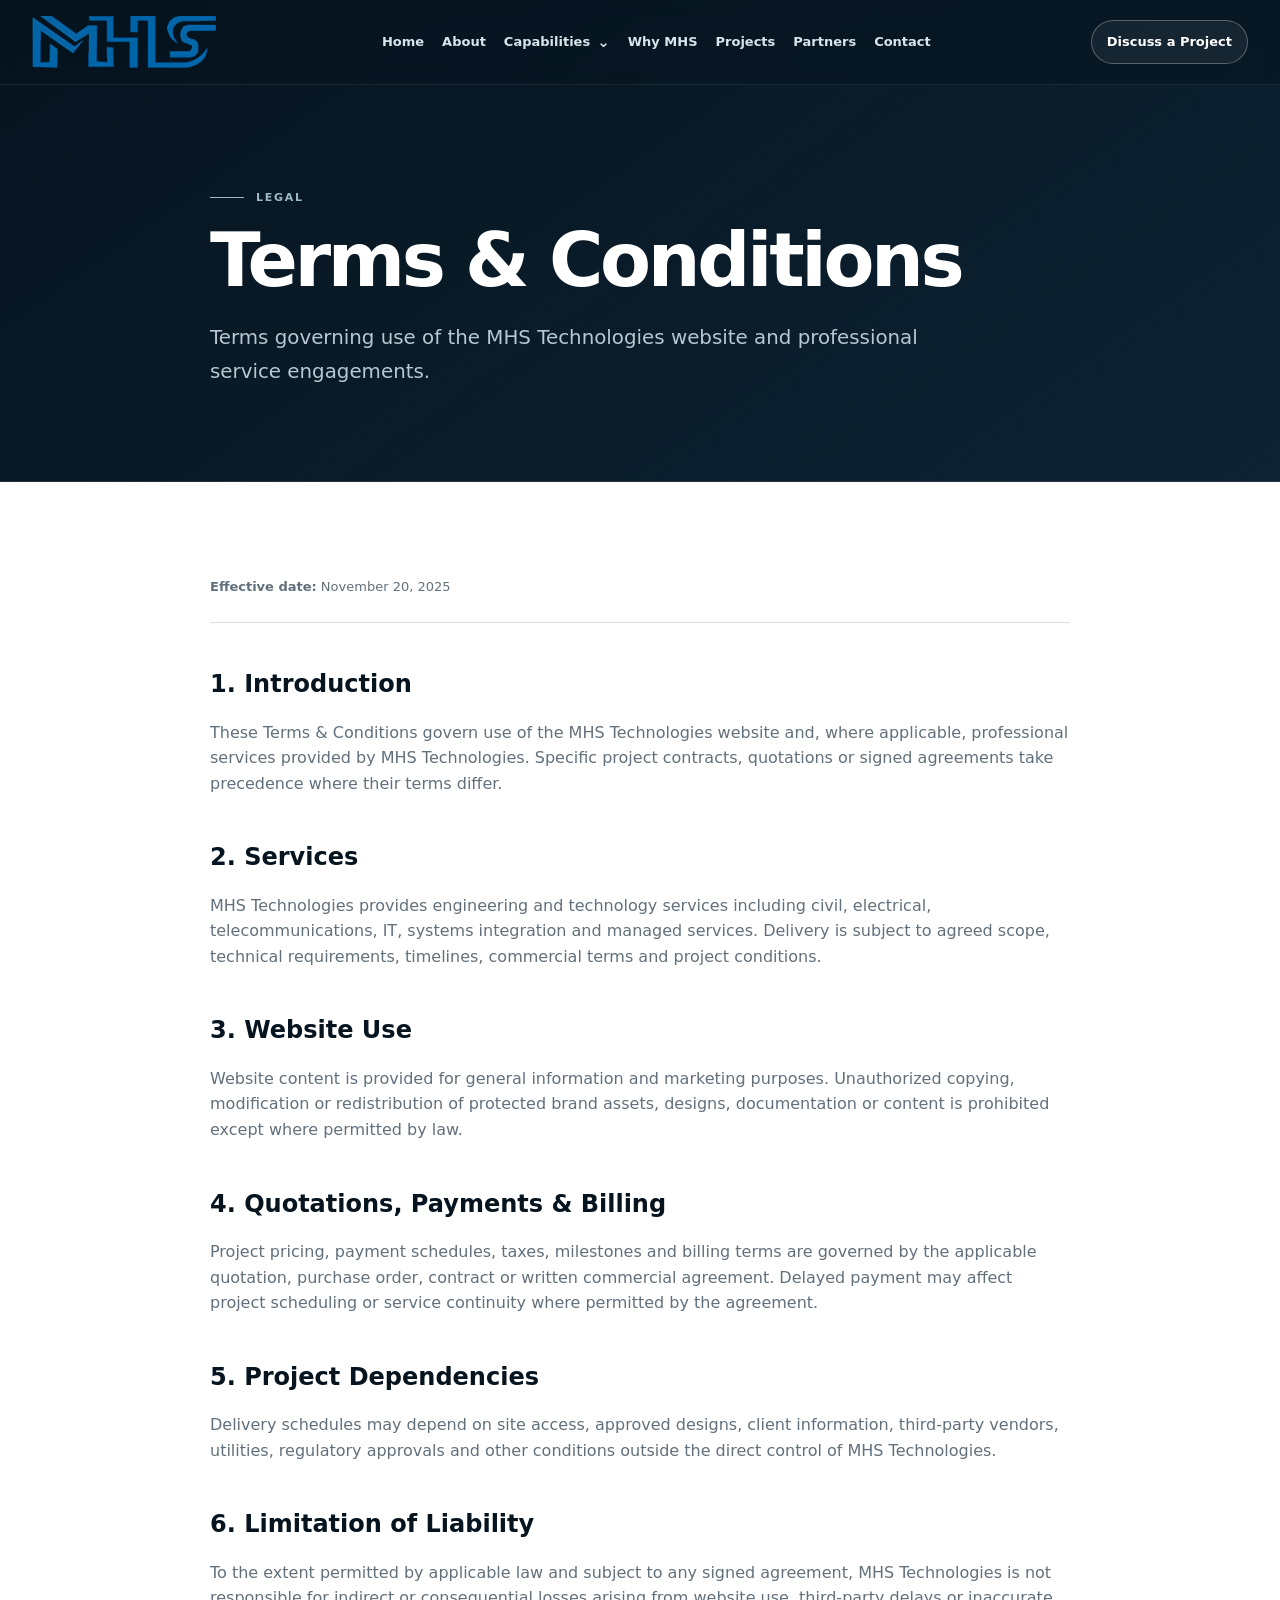
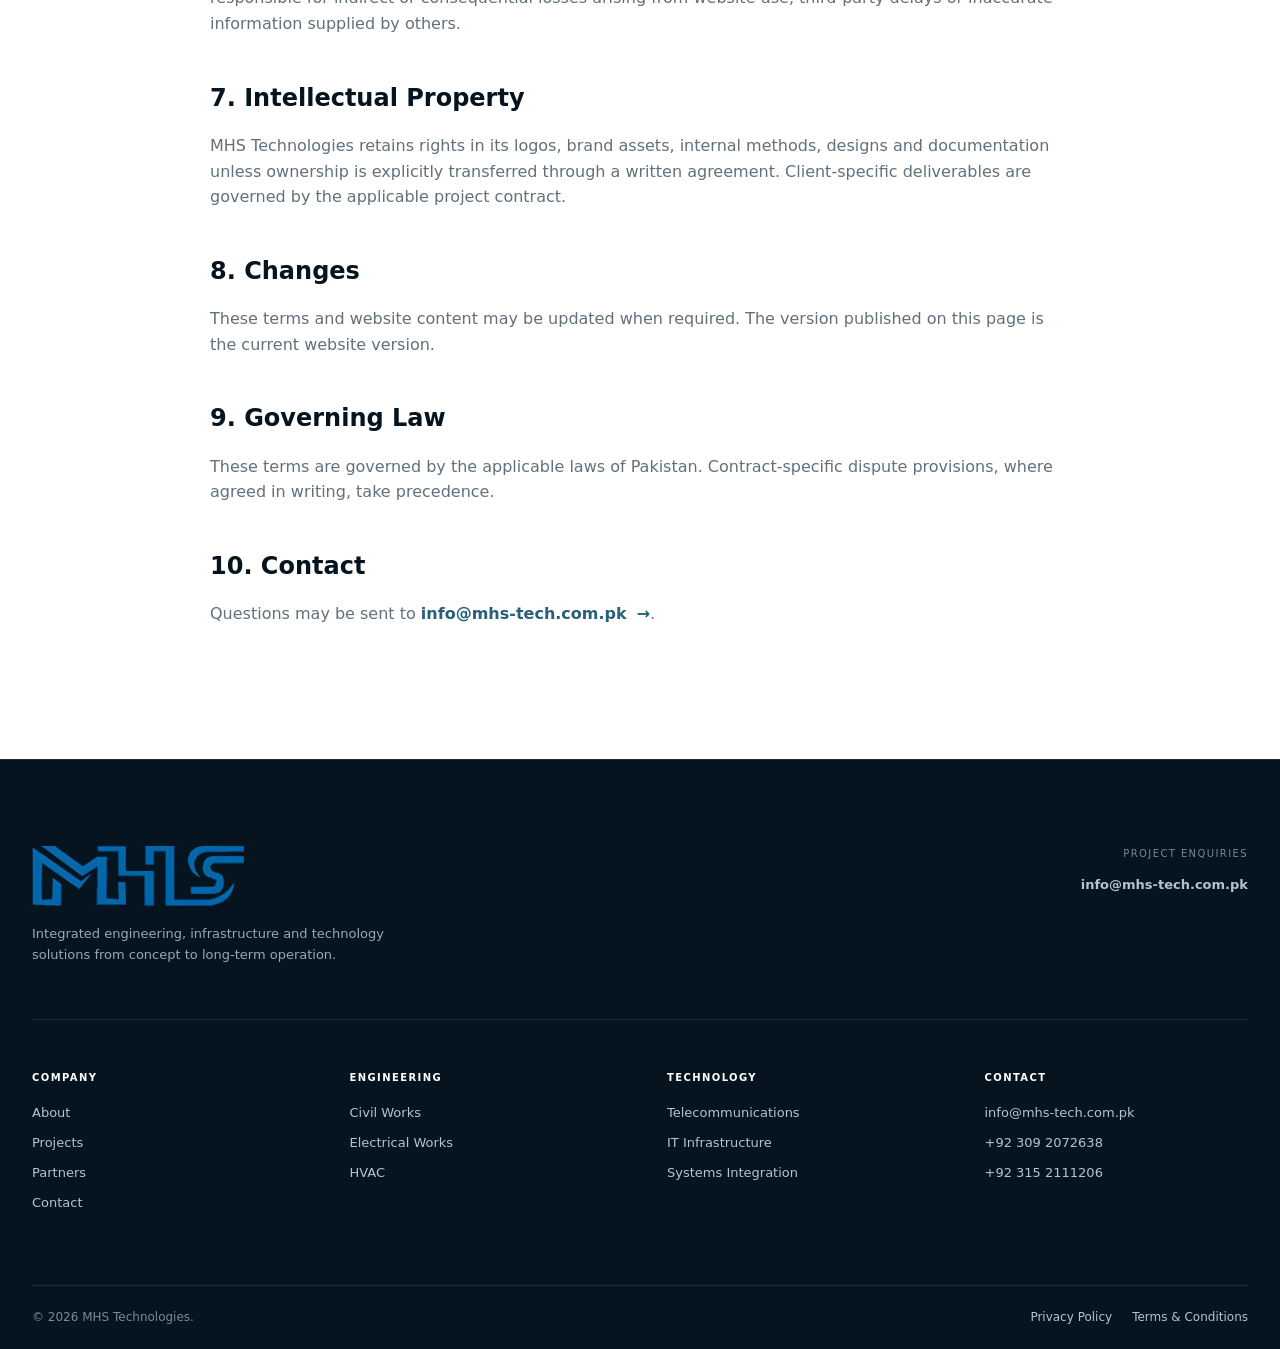
<file: public_html/terms_cond.html>
<!doctype html>
<html lang="en">
<head>
  <meta charset="utf-8">
  <meta name="viewport" content="width=device-width,initial-scale=1">
  <title>Terms &amp; Conditions | MHS Technologies</title>
  <meta name="description" content="Terms and conditions governing the MHS Technologies website and professional service engagements.">
  <meta name="robots" content="index,follow">
  <link rel="canonical" href="https://mhs-tech.com.pk/terms_cond.html">
  <meta name="theme-color" content="#06141f">
  <link rel="icon" href="images/logo/mhs-favicon.webp" type="image/webp">
  <link rel="stylesheet" href="style.css?v=7">
  <link rel="stylesheet" href="extended-pages.css?v=3">
  <meta property="og:type" content="website">
  <meta property="og:title" content="Terms &amp; Conditions | MHS Technologies">
  <meta property="og:description" content="Terms governing use of the MHS Technologies website and professional service engagements.">
  <meta property="og:url" content="https://mhs-tech.com.pk/terms_cond.html">
</head>
<body>
<a class="skip-link" href="#main-content">Skip to content</a>
<header class="site-header" data-site-header><div class="header-shell"><a class="brand" href="/" aria-label="MHS Technologies home"><img src="images/logo/mhs-logo-2.png" alt="MHS Technologies"></a><nav class="desktop-nav" aria-label="Primary navigation"><a href="/">Home</a><a href="about.html">About</a><div class="nav-services"><button class="nav-services-toggle" type="button" aria-expanded="false">Capabilities <span class="nav-chevron">⌄</span></button><div class="mega-menu"><div class="mega-col"><span class="mega-label">Engineering</span><a href="services.html#civil">Civil Works</a><a href="services.html#electrical">Electrical Works</a><a href="services.html#hvac">HVAC Services</a><a href="services.html#dg">Critical Power</a><a href="services.html#fire">Fire Safety</a></div><div class="mega-col"><span class="mega-label">Technology</span><a href="services.html#telecom">Telecommunications</a><a href="services.html#it-works">IT Infrastructure &amp; Systems</a><a href="services.html#integration">Systems Integration</a></div><div class="mega-col"><span class="mega-label">Managed</span><a href="services.html#managed">Managed Infrastructure</a><a href="services.html#it">Managed IT Services</a></div></div></div><a href="about.html#why-mhs">Why MHS</a><a href="projects.html">Projects</a><a href="partners.html">Partners</a><a href="contact.html">Contact</a></nav><a class="btn header-cta" href="contact.html">Discuss a Project</a><button class="menu-toggle" type="button" aria-expanded="false" aria-label="Open navigation"><span class="menu-toggle-lines"><span></span><span></span></span></button></div><nav class="mobile-panel" aria-label="Mobile navigation"><div class="mobile-panel-inner"><a href="/">Home</a><a href="about.html">About</a><a href="services.html">Capabilities</a><a href="projects.html">Projects</a><a href="partners.html">Partners</a><a href="contact.html">Contact</a></div></nav></header>
<main id="main-content"><section class="page-hero"><div class="legal-wrap"><span class="eyebrow eyebrow-light">Legal</span><h1 class="display">Terms &amp; Conditions</h1><p class="lead">Terms governing use of the MHS Technologies website and professional service engagements.</p></div></section><article class="legal-doc"><div class="legal-wrap"><p class="meta"><strong>Effective date:</strong> November 20, 2025</p><h2>1. Introduction</h2><p>These Terms &amp; Conditions govern use of the MHS Technologies website and, where applicable, professional services provided by MHS Technologies. Specific project contracts, quotations or signed agreements take precedence where their terms differ.</p><h2>2. Services</h2><p>MHS Technologies provides engineering and technology services including civil, electrical, telecommunications, IT, systems integration and managed services. Delivery is subject to agreed scope, technical requirements, timelines, commercial terms and project conditions.</p><h2>3. Website Use</h2><p>Website content is provided for general information and marketing purposes. Unauthorized copying, modification or redistribution of protected brand assets, designs, documentation or content is prohibited except where permitted by law.</p><h2>4. Quotations, Payments &amp; Billing</h2><p>Project pricing, payment schedules, taxes, milestones and billing terms are governed by the applicable quotation, purchase order, contract or written commercial agreement. Delayed payment may affect project scheduling or service continuity where permitted by the agreement.</p><h2>5. Project Dependencies</h2><p>Delivery schedules may depend on site access, approved designs, client information, third-party vendors, utilities, regulatory approvals and other conditions outside the direct control of MHS Technologies.</p><h2>6. Limitation of Liability</h2><p>To the extent permitted by applicable law and subject to any signed agreement, MHS Technologies is not responsible for indirect or consequential losses arising from website use, third-party delays or inaccurate information supplied by others.</p><h2>7. Intellectual Property</h2><p>MHS Technologies retains rights in its logos, brand assets, internal methods, designs and documentation unless ownership is explicitly transferred through a written agreement. Client-specific deliverables are governed by the applicable project contract.</p><h2>8. Changes</h2><p>These terms and website content may be updated when required. The version published on this page is the current website version.</p><h2>9. Governing Law</h2><p>These terms are governed by the applicable laws of Pakistan. Contract-specific dispute provisions, where agreed in writing, take precedence.</p><h2>10. Contact</h2><p>Questions may be sent to <a class="text-link" href="mailto:info@mhs-tech.com.pk">info@mhs-tech.com.pk <span>→</span></a>.</p></div></article></main>
<footer class="footer"><div class="container"><div class="footer-topline"><div class="footer-brand"><img src="images/logo/mhs-logo-2.png" alt="MHS Technologies"><p>Integrated engineering, infrastructure and technology solutions from concept to long-term operation.</p></div><div class="footer-contact-quick"><span>Project enquiries</span><a href="mailto:info@mhs-tech.com.pk">info@mhs-tech.com.pk</a></div></div><div class="footer-grid footer-grid-expanded"><div><h3>Company</h3><a href="about.html">About</a><a href="projects.html">Projects</a><a href="partners.html">Partners</a><a href="contact.html">Contact</a></div><div><h3>Engineering</h3><a href="services.html#civil">Civil Works</a><a href="services.html#electrical">Electrical Works</a><a href="services.html#hvac">HVAC</a></div><div><h3>Technology</h3><a href="services.html#telecom">Telecommunications</a><a href="services.html#it-works">IT Infrastructure</a><a href="services.html#integration">Systems Integration</a></div><div><h3>Contact</h3><a href="mailto:info@mhs-tech.com.pk">info@mhs-tech.com.pk</a><a href="tel:+923092072638">+92 309 2072638</a><a href="tel:+923152111206">+92 315 2111206</a></div></div><div class="footer-bottom"><span>© <span data-current-year></span> MHS Technologies.</span><div class="footer-legal"><a href="privacy_policy.html">Privacy Policy</a><a href="terms_cond.html">Terms &amp; Conditions</a></div></div></div></footer><script defer src="nav.js?v=7"></script>
</body>
</html>
</file>
<file: public_html/style.css>
/* MHS Technologies — V4 Premium Engineering System */
:root{
  color-scheme:light;
  --navy-950:#06141f;
  --navy-900:#0a1c2a;
  --navy-850:#0d2232;
  --navy-800:#102b3f;
  --blue-700:#086fbd;
  --blue-600:#0c82d4;
  --blue-500:#1698e3;
  --blue-300:#7acbfb;
  --ink:#101820;
  --muted:#62707c;
  --muted-2:#8d9aa5;
  --line:#d8e0e6;
  --line-dark:rgba(255,255,255,.12);
  --ice:#f3f6f8;
  --warm:#f7f5f1;
  --white:#fff;
  --success:#177d57;
  --danger:#b42318;
  --container:1320px;
  --header-h:84px;
  --radius:10px;
  --radius-lg:20px;
  --shadow:0 24px 70px rgba(6,20,31,.14);
  --ease:cubic-bezier(.2,.8,.2,1);
}
*{box-sizing:border-box}
html{scroll-behavior:smooth}
body{margin:0;font-family:Inter,ui-sans-serif,system-ui,-apple-system,BlinkMacSystemFont,"Segoe UI",sans-serif;color:var(--ink);background:var(--white);line-height:1.6;text-rendering:optimizeLegibility;-webkit-font-smoothing:antialiased}
body.nav-locked{overflow:hidden}
img{display:block;max-width:100%}
a{color:inherit;text-decoration:none}
button,input,textarea,select{font:inherit}
button{cursor:pointer}
ul{margin:0;padding:0;list-style:none}
main{overflow:clip}
.container{width:min(calc(100% - 64px),var(--container));margin-inline:auto}
.section{padding:118px 0}.section-sm{padding:78px 0}.section-ice{background:var(--ice)}.section-dark{color:var(--white);background:var(--navy-950)}
.skip-link{position:fixed;top:12px;left:12px;z-index:10000;transform:translateY(-180%);padding:10px 14px;border-radius:8px;background:#fff;color:var(--navy-950);box-shadow:var(--shadow)}.skip-link:focus{transform:translateY(0)}
.eyebrow{display:inline-flex;align-items:center;gap:12px;color:var(--blue-600);font-size:11px;line-height:1;font-weight:800;letter-spacing:.16em;text-transform:uppercase}.eyebrow:before{content:"";width:34px;height:1px;background:currentColor}.eyebrow-light{color:var(--blue-300)}
.display{max-width:980px;margin:18px 0 24px;font-size:clamp(48px,5.8vw,78px);line-height:.99;letter-spacing:-.045em;font-weight:680}.display-hero{max-width:900px;font-size:clamp(54px,7vw,96px)}
.h2{margin:14px 0 18px;font-size:clamp(38px,4.4vw,60px);line-height:1.03;letter-spacing:-.04em;font-weight:670}.h2-wide{max-width:1040px}.h3{margin:0;font-size:clamp(22px,2vw,30px);line-height:1.16;letter-spacing:-.024em;font-weight:680}
.lead{max-width:760px;margin:0;color:var(--muted);font-size:clamp(17px,1.55vw,20px);line-height:1.72}.lead-hero{max-width:760px;color:#d1dce3;font-size:clamp(18px,1.6vw,22px)}.section-dark .lead{color:#b6c6d0}
.section-head{display:grid;grid-template-columns:minmax(0,1fr) minmax(320px,520px);gap:72px;align-items:end;margin-bottom:48px;padding-bottom:30px;border-bottom:1px solid var(--line)}.section-head .lead{max-width:520px}.section-head-editorial{margin-bottom:40px}
.btn{display:inline-flex;min-height:48px;align-items:center;justify-content:center;gap:10px;padding:11px 20px;border:1px solid transparent;border-radius:999px;font-size:14px;font-weight:760;transition:transform .2s ease,background .2s ease,color .2s ease,border-color .2s ease,box-shadow .2s ease}.btn:hover{transform:translateY(-1px)}.btn-large{min-height:54px;padding-inline:24px}.btn-primary{color:#fff;background:var(--blue-600);box-shadow:0 10px 24px rgba(12,130,212,.22)}.btn-primary:hover{background:var(--blue-700);box-shadow:0 14px 30px rgba(12,130,212,.3)}.btn-secondary{color:var(--navy-950);background:#fff;border-color:var(--line)}.btn-glass{color:#fff;background:rgba(255,255,255,.08);border-color:rgba(255,255,255,.28);backdrop-filter:blur(10px)}.btn-glass:hover{background:#fff;color:var(--navy-950);border-color:#fff}.text-link,.btn-link{display:inline-flex;align-items:center;gap:10px;color:var(--blue-700);font-weight:760}.text-link span,.btn-link:after{transition:transform .2s ease}.text-link:hover span,.btn-link:hover:after{transform:translateX(4px)}.btn-link:after{content:"→"}.text-link-light{color:#9ed7fb}

/* Header */
.site-header{position:fixed;inset:0 0 auto;z-index:1000;min-height:var(--header-h);background:rgba(6,20,31,.52);border-bottom:1px solid rgba(255,255,255,.08);backdrop-filter:blur(8px);-webkit-backdrop-filter:blur(8px);transition:background .28s ease,box-shadow .28s ease,min-height .28s ease,backdrop-filter .28s ease}.site-header.is-scrolled{background:rgba(6,20,31,.92);box-shadow:0 14px 40px rgba(0,0,0,.14);backdrop-filter:blur(18px);-webkit-backdrop-filter:blur(18px)}
.header-shell{width:min(calc(100% - 64px),var(--container));min-height:var(--header-h);margin-inline:auto;display:grid;grid-template-columns:220px 1fr auto;align-items:center;gap:34px}.brand{display:inline-flex;align-items:center;width:fit-content}.brand img{width:auto;height:52px;object-fit:contain}.desktop-nav{min-height:var(--header-h);display:flex;align-items:stretch;justify-content:center;gap:28px}.desktop-nav>a,.nav-services-toggle{position:relative;min-height:var(--header-h);padding:0;display:inline-flex;align-items:center;gap:7px;border:0;color:#d9e4eb;background:transparent;font-size:14px;font-weight:660}.desktop-nav>a:after,.nav-services-toggle:after{content:"";position:absolute;left:0;right:0;bottom:16px;height:1px;transform:scaleX(0);transform-origin:center;background:var(--blue-300);transition:transform .18s ease}.desktop-nav>a:hover,.desktop-nav>a[aria-current="page"],.nav-services-toggle:hover,.nav-services.open .nav-services-toggle{color:#fff}.desktop-nav>a:hover:after,.desktop-nav>a[aria-current="page"]:after,.nav-services-toggle:hover:after,.nav-services.open .nav-services-toggle:after{transform:scaleX(1)}.header-cta{min-height:44px;margin:0;padding-inline:18px;color:#fff;background:rgba(255,255,255,.06);border-color:rgba(255,255,255,.28)}.header-cta:hover{background:#fff;color:var(--navy-950);border-color:#fff}.nav-services{position:relative}.nav-chevron{font-size:15px;transition:transform .18s ease}.nav-services.open .nav-chevron{transform:rotate(180deg)}
.mega-menu{position:absolute;top:calc(var(--header-h) - 2px);left:50%;width:min(820px,calc(100vw - 64px));display:grid;grid-template-columns:repeat(3,minmax(0,1fr));background:rgba(8,25,38,.98);border:1px solid rgba(255,255,255,.12);border-radius:0 0 18px 18px;box-shadow:0 28px 70px rgba(0,0,0,.28);opacity:0;visibility:hidden;transform:translate(-50%,-8px);transition:opacity .18s ease,transform .18s ease,visibility .18s ease;overflow:hidden}.nav-services.open .mega-menu{opacity:1;visibility:visible;transform:translate(-50%,0)}.mega-col{padding:28px;border-right:1px solid rgba(255,255,255,.08)}.mega-col:last-child{border-right:0}.mega-label,.mega-col h3{display:block;margin:0 0 13px;color:var(--blue-300);font-size:10px;font-weight:800;text-transform:uppercase;letter-spacing:.15em}.mega-col a{display:block;padding:7px 0;color:#d8e5ed;font-size:14px}.mega-col a:hover{color:#fff}.mega-overview{margin-top:12px!important;padding-top:15px!important;border-top:1px solid rgba(255,255,255,.09)}
.menu-toggle{display:none;width:46px;height:46px;padding:0;border:1px solid rgba(255,255,255,.22);border-radius:999px;color:#fff;background:rgba(255,255,255,.04);place-items:center}.menu-toggle-lines{width:18px;height:14px;position:relative;display:block}.menu-toggle-lines span{position:absolute;left:0;width:18px;height:1.5px;background:#fff;transition:transform .2s ease,top .2s ease}.menu-toggle-lines span:first-child{top:3px}.menu-toggle-lines span:last-child{top:10px}.menu-toggle.open .menu-toggle-lines span:first-child{top:7px;transform:rotate(45deg)}.menu-toggle.open .menu-toggle-lines span:last-child{top:7px;transform:rotate(-45deg)}.mobile-panel{display:none}

/* Home hero */
.hero-cinematic{position:relative;min-height:100svh;display:flex;align-items:flex-end;color:#fff;background:var(--navy-950);overflow:hidden}.hero-media,.hero-overlay{position:absolute;inset:0}.hero-media img{width:100%;height:100%;object-fit:cover;object-position:center 48%;transform:scale(1.01)}.hero-overlay{background:linear-gradient(90deg,rgba(4,14,22,.92) 0%,rgba(4,14,22,.72) 40%,rgba(4,14,22,.30) 68%,rgba(4,14,22,.2) 100%),linear-gradient(180deg,rgba(6,20,31,.26),rgba(6,20,31,.12) 50%,rgba(6,20,31,.68))}.hero-content{position:relative;z-index:2;padding:calc(var(--header-h) + 96px) 0 94px}.hero-copy{max-width:980px}.hero-actions{display:flex;flex-wrap:wrap;gap:12px;margin-top:34px}.hero-capabilities{display:flex;flex-wrap:wrap;gap:0;margin-top:46px;padding-top:20px;border-top:1px solid rgba(255,255,255,.18);color:#c0cdd5;font-size:12px;font-weight:680}.hero-capabilities span{padding:0 18px;border-right:1px solid rgba(255,255,255,.16)}.hero-capabilities span:first-child{padding-left:0}.hero-capabilities span:last-child{border-right:0}.hero-scroll{position:absolute;right:40px;bottom:34px;z-index:2;display:flex;align-items:center;gap:12px;color:#d7e2e9;font-size:11px;text-transform:uppercase;letter-spacing:.14em}.hero-scroll-line{width:54px;height:1px;background:rgba(255,255,255,.52)}

/* Four-part capability model */
.capability-model{padding:94px 0;background:#fff}.model-intro{max-width:1040px;margin-bottom:56px}.model-grid{display:grid;grid-template-columns:repeat(4,1fr);border-top:1px solid var(--line);border-bottom:1px solid var(--line)}.model-card{min-height:310px;padding:30px 30px 28px 0;border-right:1px solid var(--line);display:flex;flex-direction:column}.model-card:not(:first-child){padding-left:30px}.model-card:last-child{border-right:0}.model-number{display:block;margin-bottom:auto;color:var(--blue-700);font-size:10px;font-weight:820;letter-spacing:.13em}.model-card h3{margin:38px 0 9px;font-size:27px;letter-spacing:-.03em}.model-card p{margin:0 0 18px;color:var(--muted);font-size:14px}.model-card .text-link{font-size:13px}

/* Bento capabilities */
.capability-tabs,.service-filters{display:flex;flex-wrap:wrap;gap:28px;margin-bottom:30px;border-bottom:1px solid var(--line)}.capability-tab,.service-filter{min-height:44px;margin-bottom:-1px;padding:0 0 12px;border:0;border-bottom:2px solid transparent;color:var(--muted);background:transparent;font-size:13px;font-weight:720}.capability-tab.active,.service-filter.active{color:var(--navy-950);border-bottom-color:var(--blue-600)}
.bento-grid{display:grid;grid-template-columns:repeat(12,1fr);grid-auto-rows:180px;gap:16px}.bento-card{position:relative;overflow:hidden;border-radius:16px;background:var(--navy-900);color:#fff;isolation:isolate}.bento-card[hidden]{display:none}.bento-card-xl{grid-column:span 7;grid-row:span 3}.bento-card-lg{grid-column:span 5;grid-row:span 3}.bento-card-md{grid-column:span 3;grid-row:span 2}.bento-card-wide{grid-column:span 6;grid-row:span 2}.bento-card img{position:absolute;inset:0;width:100%;height:100%;object-fit:cover;transition:transform .65s var(--ease),filter .45s ease}.bento-card:hover img{transform:scale(1.045)}.bento-gradient{position:absolute;inset:0;background:linear-gradient(180deg,rgba(5,16,24,.05) 28%,rgba(5,16,24,.86) 100%);z-index:1}.bento-content{position:absolute;inset:auto 0 0;z-index:2;padding:26px}.bento-kicker{display:block;margin-bottom:7px;color:#bfe7ff;font-size:10px;font-weight:820;letter-spacing:.14em;text-transform:uppercase}.bento-content h3{margin:0 44px 8px 0;font-size:clamp(23px,2.1vw,34px);line-height:1.05;letter-spacing:-.035em}.bento-content p{max-width:600px;margin:0;color:#d5e1e8;font-size:13px}.bento-arrow{position:absolute;right:26px;bottom:25px;width:38px;height:38px;display:grid;place-items:center;border:1px solid rgba(255,255,255,.32);border-radius:999px;background:rgba(255,255,255,.08);backdrop-filter:blur(8px);font-size:16px;transition:background .2s ease,transform .2s ease}.bento-card:hover .bento-arrow{background:#fff;color:var(--navy-950);transform:translate(2px,-2px)}

/* Delivery */
.delivery-heading{max-width:780px}.delivery-flow{display:grid;grid-template-columns:repeat(4,1fr);margin-top:70px;border-top:1px solid rgba(255,255,255,.16)}.delivery-step{min-height:330px;padding:30px 28px 24px 0;border-right:1px solid rgba(255,255,255,.11);display:flex;flex-direction:column}.delivery-step:not(:first-child){padding-left:28px}.delivery-step:last-child{border-right:0}.delivery-index{display:block;margin-bottom:auto;color:var(--blue-300);font-size:10px;font-weight:820;letter-spacing:.13em}.delivery-label{display:block;margin-bottom:10px;color:#91aab8;font-size:10px;font-weight:780;letter-spacing:.14em;text-transform:uppercase}.delivery-step h3{margin:0 0 10px;font-size:22px}.delivery-step p{margin:0;color:#9fb2c0;font-size:13px}

/* Editorial story panels */
.story-sequence{background:#fff}.story-panel{min-height:680px;display:grid;grid-template-columns:1.12fr .88fr;align-items:stretch}.story-panel-reverse{grid-template-columns:.88fr 1.12fr}.story-panel-reverse .story-panel-media{order:2}.story-panel-dark{color:#fff;background:var(--navy-900)}.story-panel-light{background:var(--warm)}.story-panel-media{overflow:hidden;min-height:620px}.story-panel-media img{width:100%;height:100%;object-fit:cover}.story-panel-copy{padding:90px clamp(48px,7vw,110px);display:flex;flex-direction:column;justify-content:center}.story-panel-copy p{max-width:610px;margin:0 0 24px;color:var(--muted);font-size:17px;line-height:1.75}.story-panel-dark .story-panel-copy p{color:#b6c6d0}

/* Why */
.pillars-grid{display:grid;grid-template-columns:repeat(4,1fr);border-top:1px solid var(--line)}.pillar{padding:30px 28px 10px 0;border-right:1px solid var(--line)}.pillar:not(:first-child){padding-left:28px}.pillar:last-child{border-right:0}.pillar>span{display:block;margin-bottom:60px;color:var(--blue-700);font-size:10px;font-weight:820;letter-spacing:.14em}.pillar h3{margin:0 0 10px;font-size:21px}.pillar p{margin:0;color:var(--muted);font-size:13px}

/* Partners */
.partner-grid{display:grid;grid-template-columns:repeat(5,1fr);border-top:1px solid var(--line);border-bottom:1px solid var(--line)}.partner-logo{min-height:132px;display:grid;place-items:center;padding:26px;border-right:1px solid var(--line)}.partner-logo:last-child{border-right:0}.partner-logo img{width:auto;max-width:145px;max-height:48px;object-fit:contain;filter:grayscale(1);opacity:.62;transition:opacity .2s ease,filter .2s ease,transform .2s ease}.partner-logo:hover img{filter:none;opacity:1;transform:translateY(-2px)}

/* CTA */
.home-cta{position:relative;min-height:540px;border-radius:20px;overflow:hidden;color:#fff;background:var(--navy-950);isolation:isolate}.home-cta-media,.home-cta-overlay{position:absolute;inset:0}.home-cta-media img{width:100%;height:100%;object-fit:cover}.home-cta-overlay{background:linear-gradient(90deg,rgba(4,14,22,.9),rgba(4,14,22,.54) 62%,rgba(4,14,22,.18))}.home-cta-content{position:relative;z-index:2;max-width:760px;padding:76px}.home-cta-content h2{margin:16px 0 18px;font-size:clamp(40px,5vw,68px);line-height:1;letter-spacing:-.045em}.home-cta-content p{max-width:650px;margin:0;color:#d0dbe2;font-size:18px}
.cta-band{padding:62px 66px;display:flex;align-items:center;justify-content:space-between;gap:44px;border-left:4px solid var(--blue-500);color:#fff;background:var(--navy-950)}.cta-copy{max-width:720px}.cta-copy h2{margin:0 0 12px;font-size:clamp(32px,3.8vw,50px);line-height:1.08;letter-spacing:-.03em}.cta-copy p{margin:0;color:#afbfca}.cta-actions{display:flex;flex-wrap:wrap;gap:10px}

/* Inner page hero */
.page-hero{padding:calc(var(--header-h) + 96px) 0 92px;color:#fff;background:linear-gradient(145deg,var(--navy-950),var(--navy-850));border-bottom:1px solid var(--line-dark)}.page-hero-grid{display:grid;grid-template-columns:1.02fr .98fr;gap:86px;align-items:center}.page-hero .lead{color:#b8c7d1}.page-hero-card{min-height:390px;overflow:hidden;border-radius:18px;background:var(--navy-900);box-shadow:0 28px 70px rgba(0,0,0,.18)}.page-hero-card img{width:100%;height:100%;min-height:390px;object-fit:cover}.services-intro-grid{display:grid;grid-template-columns:minmax(0,1fr) auto;gap:40px;align-items:end}

/* About */
.story-grid{display:grid;grid-template-columns:.7fr 1.3fr;gap:90px;align-items:start}.story-label{position:sticky;top:132px}.story-copy{padding-left:34px;border-left:1px solid var(--line)}.story-copy p{margin:0 0 24px;color:var(--muted);font-size:18px}.values-grid{display:grid;grid-template-columns:repeat(3,1fr);border-top:1px solid var(--line);border-bottom:1px solid var(--line)}.value-card{min-height:330px;padding:34px 34px 32px 0;border-right:1px solid var(--line)}.value-card:not(:first-child){padding-left:34px}.value-card:last-child{border-right:0}.value-card strong{display:block;margin-bottom:72px;color:var(--blue-700);font-size:10px;letter-spacing:.14em;text-transform:uppercase}.value-card h3{margin-bottom:12px}.value-card p{margin:0;color:var(--muted)}.discipline-map{display:grid;grid-template-columns:repeat(5,1fr);margin-top:38px;border:1px solid rgba(255,255,255,.15)}.discipline-item{min-height:150px;padding:24px;display:flex;align-items:end;border-right:1px solid rgba(255,255,255,.12);color:#fff;font-size:16px;font-weight:670}.discipline-item:last-child{border-right:0}.editorial-grid{display:grid;grid-template-columns:1fr 1fr;gap:clamp(48px,7vw,96px);align-items:center}.editorial-media{min-height:540px;overflow:hidden;border-radius:16px;background:var(--navy-900)}.editorial-media img{width:100%;height:100%;min-height:inherit;object-fit:cover}.editorial-quote{margin:30px 0;padding-left:22px;border-left:2px solid var(--blue-500);font-size:clamp(25px,2.8vw,36px);line-height:1.23;letter-spacing:-.025em;font-weight:620}.editorial-copy p{color:var(--muted)}

/* Services */
.service-filter-bar{position:sticky;top:var(--header-h);z-index:60;padding:18px 0 0;background:rgba(255,255,255,.95);border-bottom:1px solid var(--line);backdrop-filter:blur(14px)}.service-filter-bar .service-filters{margin-bottom:0;border-bottom:0}.service-group{padding:104px 0;border-bottom:1px solid var(--line);scroll-margin-top:156px}.service-group[hidden]{display:none}.service-layout{display:grid;grid-template-columns:minmax(340px,.9fr) minmax(0,1.1fr);gap:clamp(54px,7vw,100px);align-items:start}.service-media{position:sticky;top:168px;overflow:hidden;aspect-ratio:4/3;border-radius:16px;background:var(--navy-900);box-shadow:0 20px 50px rgba(6,20,31,.12)}.service-media img{width:100%;height:100%;object-fit:cover}.service-copy>p{max-width:760px;color:var(--muted);font-size:17px;line-height:1.75}.service-type{display:inline-block;margin-bottom:10px;color:var(--blue-700);font-size:10px;font-weight:820;letter-spacing:.14em;text-transform:uppercase}.service-accordion{margin-top:30px;border-top:1px solid var(--line)}.service-accordion-item{border-bottom:1px solid var(--line)}.service-accordion-button{width:100%;min-height:66px;padding:18px 0;display:flex;align-items:center;justify-content:space-between;gap:20px;border:0;background:transparent;color:var(--navy-950);text-align:left;font-weight:720}.service-accordion-icon{font-size:20px;font-weight:400;transition:transform .2s ease}.service-accordion-item.open .service-accordion-icon{transform:rotate(45deg)}.service-accordion-panel{display:grid;grid-template-rows:0fr;transition:grid-template-rows .28s var(--ease)}.service-accordion-item.open .service-accordion-panel{grid-template-rows:1fr}.service-accordion-inner{overflow:hidden}.service-accordion-inner p{margin:0;padding:0 60px 20px 0;color:var(--muted);font-size:14px}.service-action{margin-top:24px}

/* Contact */
.contact-layout{display:grid;grid-template-columns:.82fr 1.18fr;gap:90px;align-items:start}.contact-details{display:grid;margin-top:38px;border-top:1px solid var(--line)}.contact-detail{padding:18px 0;border-bottom:1px solid var(--line)}.contact-detail small{display:block;margin-bottom:2px;color:var(--muted);font-size:11px;text-transform:uppercase;letter-spacing:.08em}.contact-detail strong{color:var(--navy-950)}.form-card{padding:42px;border:1px solid var(--line);border-radius:16px;background:#fff;box-shadow:0 24px 60px rgba(6,20,31,.08)}.form-grid{display:grid;grid-template-columns:repeat(2,1fr);gap:19px}.form-field{display:flex;flex-direction:column;gap:7px}.form-field-full{grid-column:1/-1}.form-field label{color:var(--navy-950);font-size:12px;font-weight:740}.form-field input,.form-field textarea,.form-field select{width:100%;min-height:50px;padding:12px 14px;border:1px solid #c8d2da;border-radius:8px;background:#fff;color:var(--ink);outline:none;transition:border-color .15s ease,box-shadow .15s ease}.form-field textarea{min-height:160px;resize:vertical}.form-field input:focus,.form-field textarea:focus,.form-field select:focus{border-color:var(--blue-600);box-shadow:0 0 0 4px rgba(12,130,212,.1)}.form-note{margin-top:12px;color:var(--muted);font-size:12px}.form-status{display:none;margin-top:14px;padding:12px 14px;border-radius:8px;font-size:14px}.form-status.success{display:block;color:#0c5d3e;background:#ecfdf3;border:1px solid #abefc6}.form-status.error{display:block;color:#912018;background:#fef3f2;border:1px solid #fecdca}.hp-field{position:absolute!important;left:-10000px!important;opacity:0!important}

/* Legal */
.legal-wrap{width:min(calc(100% - 64px),860px);margin-inline:auto}.legal-doc{padding:82px 0 116px}.legal-doc .meta{margin-bottom:40px;padding-bottom:24px;border-bottom:1px solid var(--line);color:var(--muted);font-size:13px}.legal-doc h2{margin:42px 0 10px;color:var(--navy-950);font-size:24px}.legal-doc p,.legal-doc li{color:var(--muted)}.legal-doc ul{padding-left:22px;list-style:disc}

/* Footer */
.footer{padding:86px 0 0;color:#d8e4eb;background:var(--navy-950);border-top:1px solid rgba(255,255,255,.1)}.footer-topline{display:flex;align-items:flex-start;justify-content:space-between;gap:40px;padding-bottom:54px;border-bottom:1px solid rgba(255,255,255,.1)}.footer-brand img{width:auto;height:60px;margin-bottom:18px}.footer-brand p{max-width:390px;margin:0;color:#95a9b7;font-size:13px}.footer-contact-quick{display:flex;flex-direction:column;align-items:flex-end;gap:4px}.footer-contact-quick span{color:#718997;font-size:10px;text-transform:uppercase;letter-spacing:.14em}.footer-contact-quick a{color:#fff;font-size:18px;font-weight:680}.footer-grid{display:grid;grid-template-columns:1.4fr .7fr .9fr .9fr;gap:54px}.footer-grid-expanded{grid-template-columns:repeat(4,1fr);padding-top:50px}.footer h3{margin:0 0 17px;color:#fff;font-size:10px;text-transform:uppercase;letter-spacing:.14em}.footer a{display:block;width:fit-content;margin:9px 0;color:#b4c4cf;font-size:13px}.footer a:hover{color:#fff}.footer-muted{display:block;margin-top:10px;color:#718997;font-size:12px}.footer-bottom{margin-top:62px;padding:22px 0;display:flex;align-items:center;justify-content:space-between;gap:20px;border-top:1px solid rgba(255,255,255,.1);color:#748b9a;font-size:12px}.footer-legal{display:flex;gap:20px}.footer-legal a{margin:0;font-size:12px}

.reveal{opacity:0;transform:translateY(16px);transition:opacity .6s var(--ease),transform .6s var(--ease)}.reveal.visible{opacity:1;transform:none}:focus-visible{outline:2px solid var(--blue-300);outline-offset:3px}

@media(max-width:1100px){
  .header-shell{grid-template-columns:1fr auto}.desktop-nav,.header-cta{display:none}.menu-toggle{display:grid}.mobile-panel{position:fixed;inset:var(--header-h) 0 0;display:block;opacity:0;visibility:hidden;transform:translateY(-8px);transition:opacity .2s ease,transform .2s ease,visibility .2s ease;color:#fff;background:rgba(6,20,31,.985);backdrop-filter:blur(18px);overflow:auto}.mobile-panel.open{opacity:1;visibility:visible;transform:none}.mobile-panel-inner{width:min(calc(100% - 64px),760px);margin-inline:auto;padding:26px 0 48px}.mobile-panel>a,.mobile-panel-inner>a,.mobile-services-toggle{width:100%;min-height:58px;padding:14px 0;display:flex;align-items:center;justify-content:space-between;border:0;border-bottom:1px solid rgba(255,255,255,.1);color:#eef4f7;background:transparent;text-align:left;font-size:17px;font-weight:680}.mobile-services-list{display:none;padding:12px 0 18px}.mobile-services.open .mobile-services-list{display:grid;grid-template-columns:repeat(2,1fr);gap:0 26px}.mobile-services-list a{padding:10px 0;color:#9fb4c1;font-size:14px}.mobile-cta{margin-top:22px!important;border-bottom:0!important}.model-grid{grid-template-columns:repeat(2,1fr)}.model-card:nth-child(2){border-right:0}.model-card:nth-child(-n+2){border-bottom:1px solid var(--line)}.bento-card-xl{grid-column:span 7}.bento-card-lg{grid-column:span 5}.bento-card-md{grid-column:span 6}.delivery-flow{grid-template-columns:repeat(2,1fr)}.delivery-step:nth-child(2){border-right:0}.delivery-step:nth-child(-n+2){border-bottom:1px solid rgba(255,255,255,.11)}.pillars-grid{grid-template-columns:repeat(2,1fr)}.pillar:nth-child(2){border-right:0}.pillar:nth-child(-n+2){border-bottom:1px solid var(--line)}.partner-grid{grid-template-columns:repeat(3,1fr)}.partner-logo:nth-child(3){border-right:0}.partner-logo:nth-child(-n+3){border-bottom:1px solid var(--line)}.footer-grid-expanded{grid-template-columns:repeat(2,1fr)}
}
@media(max-width:860px){
  .container{width:min(calc(100% - 40px),var(--container))}.section{padding:88px 0}.section-head{grid-template-columns:1fr;gap:18px}.hero-content{padding-bottom:76px}.hero-scroll{display:none}.hero-overlay{background:linear-gradient(90deg,rgba(4,14,22,.9),rgba(4,14,22,.56)),linear-gradient(180deg,rgba(6,20,31,.18),rgba(6,20,31,.62))}.model-grid{grid-template-columns:1fr}.model-card,.model-card:not(:first-child){min-height:auto;padding:28px 0;border-right:0;border-bottom:1px solid var(--line)}.model-card:last-child{border-bottom:0}.model-number{margin-bottom:28px}.bento-grid{grid-template-columns:repeat(2,1fr);grid-auto-rows:260px}.bento-card-xl,.bento-card-lg,.bento-card-md,.bento-card-wide{grid-column:span 1;grid-row:span 1}.delivery-flow{grid-template-columns:1fr}.delivery-step,.delivery-step:not(:first-child){min-height:auto;padding:28px 0;border-right:0;border-bottom:1px solid rgba(255,255,255,.11)}.delivery-step:last-child{border-bottom:0}.delivery-index{margin-bottom:34px}.story-panel,.story-panel-reverse{grid-template-columns:1fr}.story-panel-reverse .story-panel-media{order:0}.story-panel-media{min-height:460px}.story-panel-copy{padding:70px 40px}.page-hero-grid,.editorial-grid,.story-grid,.contact-layout,.service-layout{grid-template-columns:1fr}.story-label,.service-media{position:relative;top:auto}.story-copy{padding-left:0;border-left:0}.service-media{aspect-ratio:16/9;max-height:480px}.service-filter-bar{overflow-x:auto}.service-filters{width:max-content;flex-wrap:nowrap;gap:22px;padding-right:20px}.values-grid{grid-template-columns:1fr;border-bottom:0}.value-card,.value-card:not(:first-child){min-height:auto;padding:30px 0;border-right:0;border-bottom:1px solid var(--line)}.value-card strong{margin-bottom:24px}.discipline-map{grid-template-columns:1fr 1fr}.discipline-item:nth-child(2n){border-right:0}.cta-band{padding:48px 40px;display:block}.cta-actions{margin-top:24px}.home-cta-content{padding:56px}.footer-topline{flex-direction:column}.footer-contact-quick{align-items:flex-start}
}
@media(max-width:620px){
  :root{--header-h:72px}.container,.legal-wrap{width:min(calc(100% - 28px),var(--container))}.header-shell{width:calc(100% - 28px)}.brand img{height:44px}.mobile-panel-inner{width:calc(100% - 32px)}.mobile-services.open .mobile-services-list{grid-template-columns:1fr}.display{font-size:clamp(42px,12vw,58px)}.display-hero{font-size:clamp(46px,13vw,64px)}.hero-content{padding-top:calc(var(--header-h) + 72px);padding-bottom:54px}.hero-actions{display:grid;grid-template-columns:1fr}.hero-actions .btn{width:100%}.hero-capabilities{display:grid;grid-template-columns:1fr 1fr;gap:10px 0}.hero-capabilities span{padding:0;border-right:0}.capability-model{padding:74px 0}.capability-tabs{gap:20px;overflow-x:auto;flex-wrap:nowrap}.capability-tab{flex:0 0 auto}.bento-grid{grid-template-columns:1fr;grid-auto-rows:310px}.bento-card-xl,.bento-card-lg,.bento-card-md,.bento-card-wide{grid-column:1;grid-row:span 1}.bento-content{padding:22px}.story-panel-media{min-height:330px}.story-panel-copy{padding:54px 22px}.pillars-grid{grid-template-columns:1fr}.pillar,.pillar:not(:first-child){padding:26px 0;border-right:0;border-bottom:1px solid var(--line)}.pillar:last-child{border-bottom:0}.pillar>span{margin-bottom:26px}.partner-grid{grid-template-columns:1fr}.partner-logo,.partner-logo:nth-child(3){border-right:0;border-bottom:1px solid var(--line)}.partner-logo:last-child{border-bottom:0}.home-cta{min-height:600px}.home-cta-content{padding:42px 22px}.page-hero{padding:calc(var(--header-h) + 62px) 0 62px}.page-hero-card{min-height:260px}.services-intro-grid{grid-template-columns:1fr}.service-group{padding:66px 0}.service-accordion-inner p{padding-right:20px}.form-grid{grid-template-columns:1fr}.form-field-full{grid-column:auto}.form-card{padding:28px 20px}.discipline-map{grid-template-columns:1fr}.discipline-item{border-right:0;border-bottom:1px solid rgba(255,255,255,.12)}.cta-band{padding:38px 24px}.cta-actions{display:grid;grid-template-columns:1fr}.cta-actions .btn{width:100%}.footer-grid,.footer-grid-expanded{grid-template-columns:1fr}.footer-bottom{align-items:flex-start;flex-direction:column}.footer-legal{flex-wrap:wrap}
}
@media(prefers-reduced-motion:reduce){html{scroll-behavior:auto}*,*::before,*::after{animation-duration:.01ms!important;animation-iteration-count:1!important;transition-duration:.01ms!important}.reveal{opacity:1;transform:none}}
</file>
<file: public_html/extended-pages.css>
/* MHS Technologies — supporting pages + final production polish */
.showcase-hero{padding:calc(var(--header-h) + 120px) 0 96px;color:#fff;background:var(--navy-950)}
.showcase-hero-grid{display:grid;grid-template-columns:minmax(0,1.05fr) minmax(360px,.95fr);gap:72px;align-items:end}
.showcase-hero-media{min-height:420px;overflow:hidden;border-radius:20px;background:var(--navy-900)}
.showcase-hero-media img{width:100%;height:100%;min-height:420px;object-fit:cover}
.showcase-grid{display:grid;grid-template-columns:repeat(2,minmax(0,1fr));gap:22px}
.showcase-card{position:relative;min-height:440px;overflow:hidden;border-radius:18px;background:var(--navy-900);color:#fff}
.showcase-card img{position:absolute;inset:0;width:100%;height:100%;object-fit:cover;transition:transform .6s var(--ease)}
.showcase-card:hover img{transform:scale(1.035)}
.showcase-card:after{content:"";position:absolute;inset:0;background:linear-gradient(180deg,rgba(6,20,31,.05) 24%,rgba(6,20,31,.88) 100%)}
.showcase-card-content{position:absolute;z-index:2;inset:auto 0 0;padding:30px}
.showcase-card-content span{display:block;margin-bottom:8px;color:#b8ccd7;font-size:10px;font-weight:800;letter-spacing:.14em;text-transform:uppercase}
.showcase-card-content h2{margin:0 0 10px;font-size:clamp(28px,3vw,42px);line-height:1.05;letter-spacing:-.035em}
.showcase-card-content p{max-width:620px;margin:0;color:#d6e1e8;font-size:14px}
.partner-feature-grid{display:grid;grid-template-columns:repeat(5,minmax(0,1fr));border-top:1px solid var(--line);border-bottom:1px solid var(--line)}
.partner-feature{min-height:210px;padding:34px;display:grid;place-items:center;border-right:1px solid var(--line);background:#fff}
.partner-feature:last-child{border-right:0}
.partner-feature img{width:auto;height:auto;max-width:150px;max-height:58px;object-fit:contain;filter:grayscale(1);opacity:.72;transition:filter .2s ease,opacity .2s ease,transform .2s ease}
.partner-feature:hover img{filter:none;opacity:1;transform:translateY(-2px)}
.ecosystem-copy{display:grid;grid-template-columns:.9fr 1.1fr;gap:90px;align-items:start}
.ecosystem-copy p{margin:0 0 20px;color:var(--muted);font-size:18px}
.ecosystem-points{display:grid;grid-template-columns:repeat(3,1fr);border-top:1px solid var(--line);border-bottom:1px solid var(--line);margin-top:38px}
.ecosystem-point{padding:26px 24px 26px 0;border-right:1px solid var(--line)}
.ecosystem-point:not(:first-child){padding-left:24px}
.ecosystem-point:last-child{border-right:0}
.ecosystem-point strong{display:block;margin-bottom:8px;color:var(--navy-950)}
.ecosystem-point span{color:var(--muted);font-size:13px}

/* Managed lifecycle section */
.managed-support-section{background:var(--navy-900);color:#fff}
.managed-support-grid{display:grid;grid-template-columns:minmax(0,.92fr) minmax(0,1.08fr);gap:clamp(52px,7vw,100px);align-items:center}
.managed-support-media{min-height:560px;overflow:hidden;border-radius:18px;background:var(--navy-950)}
.managed-support-media img{width:100%;height:100%;min-height:560px;object-fit:cover}
.managed-support-copy .lead{color:#b8c8d2}
.support-point-grid{display:grid;grid-template-columns:repeat(2,minmax(0,1fr));margin-top:38px;border-top:1px solid rgba(255,255,255,.14)}
.support-point{padding:22px 22px 22px 0;border-bottom:1px solid rgba(255,255,255,.11)}
.support-point:nth-child(even){padding-left:22px;border-left:1px solid rgba(255,255,255,.11)}
.support-point strong{display:block;margin-bottom:4px;font-size:15px}
.support-point span{color:#9fb2c0;font-size:13px}

/* Homepage capability showcase */
.home-showcase-grid{display:grid;grid-template-columns:repeat(2,minmax(0,1fr));gap:18px;margin-top:36px}
.home-showcase-card{position:relative;min-height:480px;overflow:hidden;border-radius:18px;background:var(--navy-900);color:#fff;isolation:isolate}
.home-showcase-card img{position:absolute;inset:0;width:100%;height:100%;object-fit:cover;transition:transform .65s var(--ease)}
.home-showcase-card:after{content:"";position:absolute;inset:0;background:linear-gradient(180deg,rgba(5,16,24,.03) 25%,rgba(5,16,24,.9) 100%);z-index:1}
.home-showcase-card:hover img{transform:scale(1.035)}
.home-showcase-content{position:absolute;z-index:2;inset:auto 0 0;padding:28px}
.home-showcase-content span{display:block;margin-bottom:8px;color:#b8ccd7;font-size:10px;font-weight:800;letter-spacing:.14em;text-transform:uppercase}
.home-showcase-content h3{margin:0 0 10px;font-size:clamp(28px,3vw,42px);line-height:1.05;letter-spacing:-.035em}
.home-showcase-content p{max-width:620px;margin:0;color:#d8e3e9;font-size:14px}

/* Global finishing layer -------------------------------------------------- */
html{scroll-padding-top:calc(var(--header-h) + 18px)}
body{overflow-x:hidden}
img{height:auto}
.hero-media img,.bento-card img,.service-media img,.story-panel-media img,.page-hero-card img,.showcase-card img,.showcase-hero-media img,.home-showcase-card img{height:100%}
.asset-error{visibility:hidden}
.asset-error-shell{background:linear-gradient(135deg,var(--navy-900),var(--navy-800))!important}

@media(max-width:1280px) and (min-width:1081px){
  .header-shell{grid-template-columns:190px 1fr auto;gap:20px}
  .desktop-nav{gap:18px}
  .desktop-nav>a,.nav-services-toggle{font-size:13px}
  .header-cta{padding-inline:15px;font-size:13px}
}

.desktop-nav>a[aria-current="page"],.mobile-panel a[aria-current="page"]{color:#fff}
.mobile-panel a[aria-current="page"]{font-weight:800}
.mega-col a:focus-visible,.footer a:focus-visible,.mobile-panel a:focus-visible,.text-link:focus-visible{outline:2px solid var(--blue-300);outline-offset:4px;border-radius:3px}
.bento-content h3,.service-copy h2,.footer a,.mega-col a,.contact-detail strong,.showcase-card-content h2{overflow-wrap:anywhere}
.page-hero-card,.service-media,.editorial-media,.story-panel-media,.showcase-hero-media,.showcase-card{isolation:isolate}
.page-hero-card img,.service-media img,.editorial-media img,.story-panel-media img,.showcase-hero-media img,.showcase-card img{object-fit:cover}
.service-media{min-height:420px}
.story-panel-media{min-height:520px}
.page-hero-card{min-height:360px}
.partner-logo img,.partner-feature img{object-fit:contain}
button:disabled{cursor:wait;opacity:.68;transform:none!important}

/* Final palette: premium industrial blue, deliberately desaturated. */
:root{
  --blue-700:#285f7a;
  --blue-600:#36748f;
  --blue-500:#538ba4;
  --blue-300:#9bb9c8;
}
.btn-primary{box-shadow:0 10px 24px rgba(54,116,143,.18)}
.btn-primary:hover{box-shadow:0 14px 30px rgba(40,95,122,.22)}
.form-field input:focus,.form-field textarea:focus,.form-field select:focus{box-shadow:0 0 0 4px rgba(54,116,143,.09)}

@media(max-width:900px){
  .showcase-hero-grid,.ecosystem-copy,.managed-support-grid{grid-template-columns:1fr}
  .showcase-grid,.home-showcase-grid{grid-template-columns:1fr}
  .partner-feature-grid{grid-template-columns:repeat(3,1fr)}
  .partner-feature:nth-child(3){border-right:0}
  .partner-feature:nth-child(-n+3){border-bottom:1px solid var(--line)}
  .ecosystem-points{grid-template-columns:1fr}
  .ecosystem-point,.ecosystem-point:not(:first-child){padding:24px 0;border-right:0;border-bottom:1px solid var(--line)}
  .ecosystem-point:last-child{border-bottom:0}
  .story-panel-media{min-height:420px}
  .page-hero-card,.service-media{min-height:320px}
  .managed-support-media,.managed-support-media img{min-height:430px}
}

@media(max-width:620px){
  .showcase-hero{padding:calc(var(--header-h) + 76px) 0 64px}
  .showcase-hero-grid{gap:38px}
  .showcase-hero-media{min-height:280px;border-radius:14px}
  .showcase-hero-media img{min-height:280px}
  .showcase-card,.home-showcase-card{min-height:350px;border-radius:14px}
  .showcase-card-content,.home-showcase-content{padding:22px}
  .partner-feature-grid{grid-template-columns:1fr}
  .partner-feature,.partner-feature:nth-child(3){min-height:150px;border-right:0;border-bottom:1px solid var(--line)}
  .partner-feature:last-child{border-bottom:0}
  .story-panel-media{min-height:320px}
  .page-hero-card,.service-media{min-height:260px}
  .managed-support-media,.managed-support-media img{min-height:320px;border-radius:14px}
  .support-point-grid{grid-template-columns:1fr}
  .support-point,.support-point:nth-child(even){padding:18px 0;border-left:0}
}

@media(prefers-reduced-motion:reduce){
  .showcase-card img,.partner-feature img,.home-showcase-card img{transition:none!important}
}
</file>
